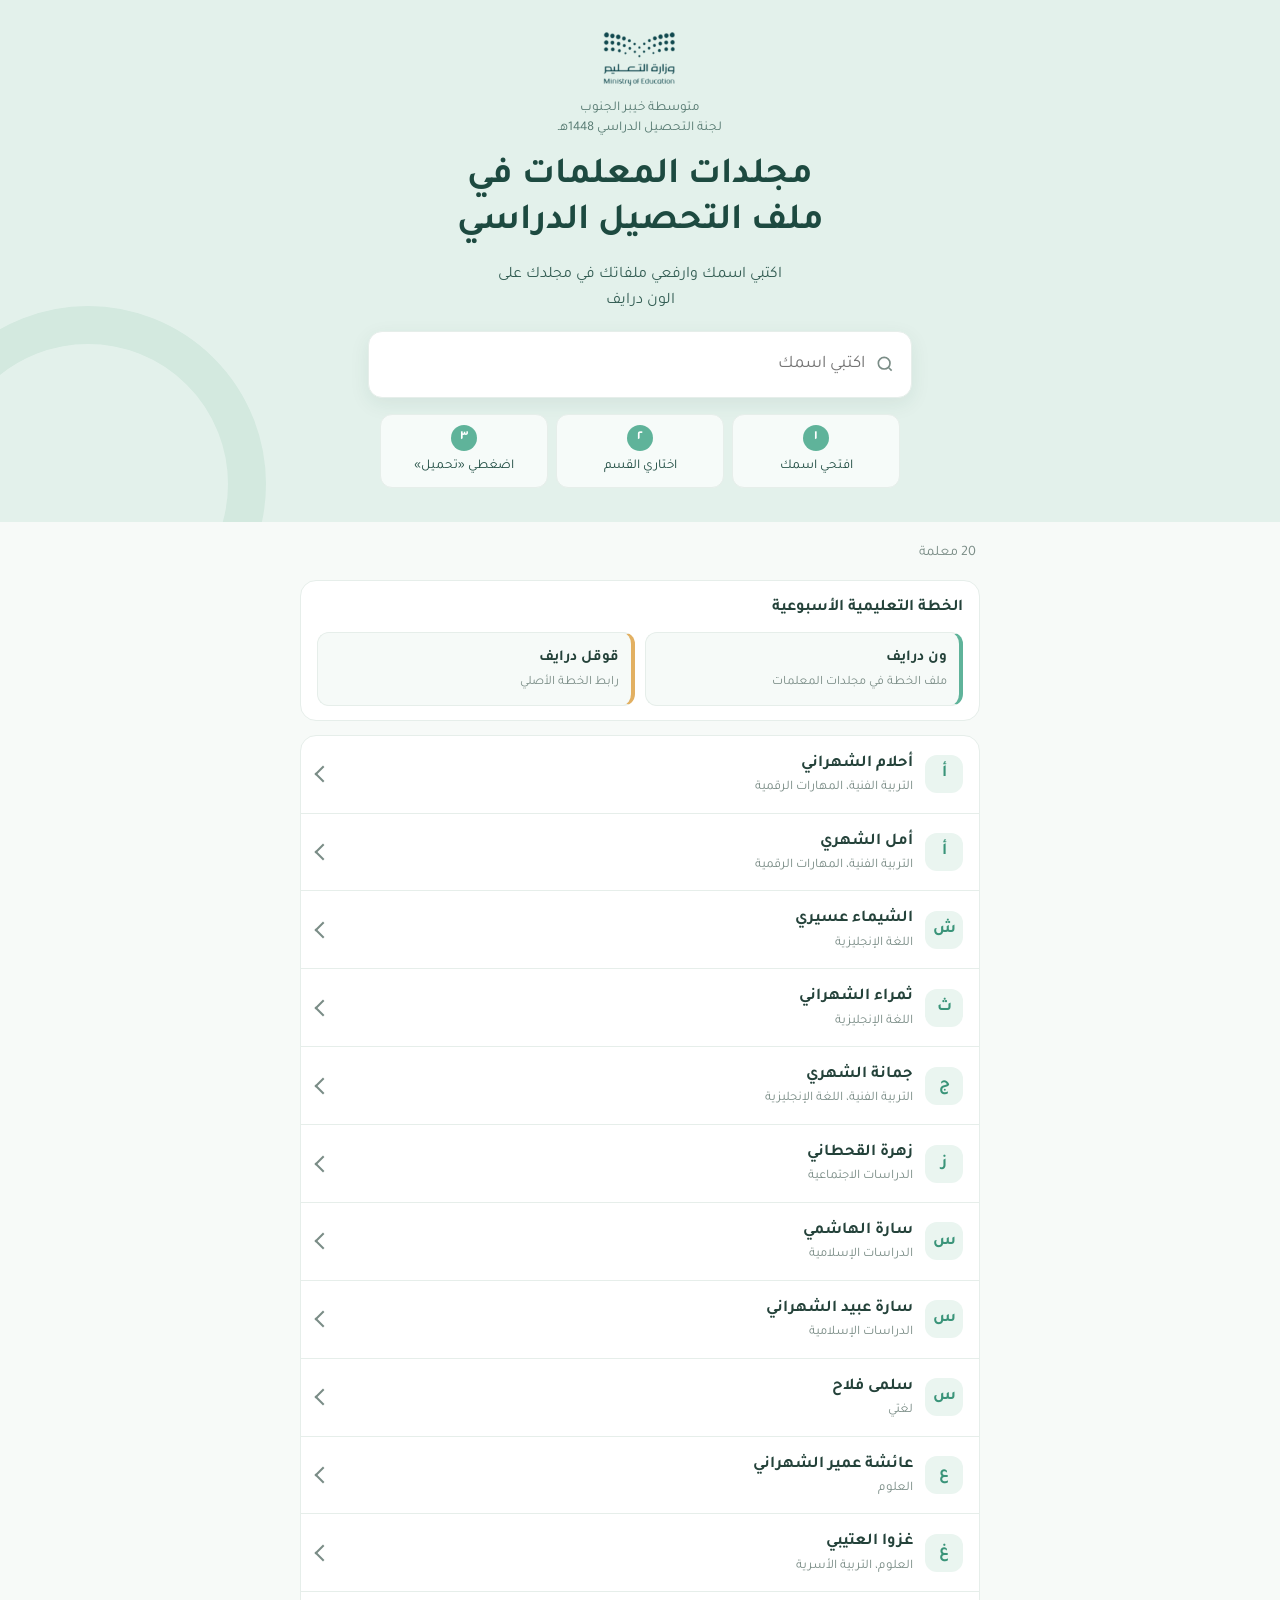
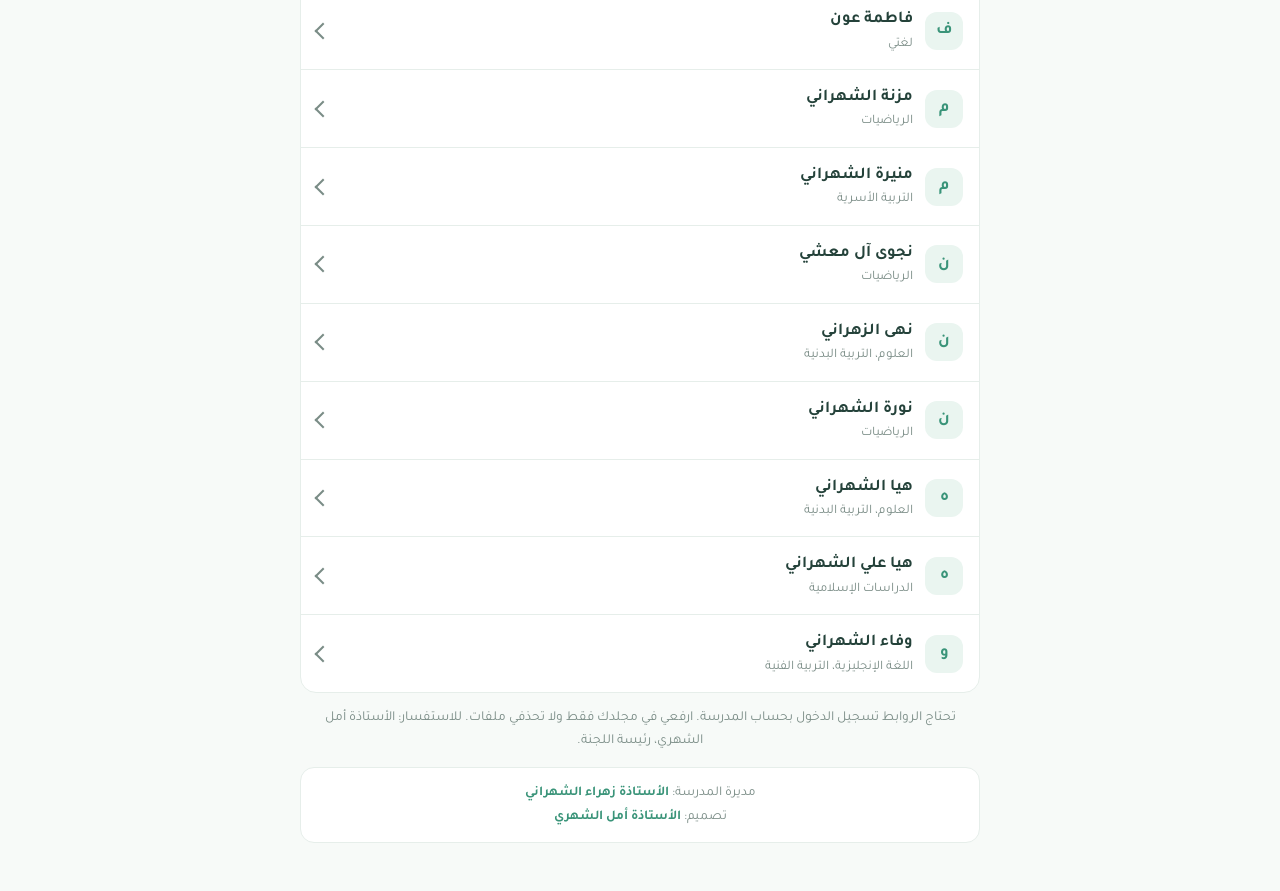
<file: folders.html>
<!doctype html>
<html lang="ar" dir="rtl">
<head>
<meta charset="utf-8">
<meta name="viewport" content="width=device-width, initial-scale=1, viewport-fit=cover">
<meta name="description" content="مجلدات معلمات متوسطة خيبر الجنوب في ملف لجنة التحصيل الدراسي 1448هـ">
<style>:root{padding-top:env(safe-area-inset-top,0px);padding-bottom:env(safe-area-inset-bottom,0px)}body{margin:0}img{max-width:100%}[hidden]{display:none!important}</style>
<title>مجلدات المعلمات في ملف التحصيل الدراسي</title>
<meta name="claude:viewport-fit-sides" content="cover">
<link rel="preconnect" href="https://fonts.googleapis.com"><link rel="preconnect" href="https://fonts.gstatic.com" crossorigin>
<link rel="stylesheet" href="https://fonts.googleapis.com/css2?family=Tajawal:wght@400;500;700;800&display=swap">
<style>
/* Layout: the search field is the hero. A deep-teal header holds one instruction and a large name field; below, a single column roster where each name opens into its six colour-keyed sections. Right-aligned throughout, one column, phone first. */
:root{
  --bg:#f7faf8; --surface:#ffffff; --surface-2:#f6faf8; --ink:#24423a; --muted:#7a8c86; --line:#e6eeea;
  --head:#e3f1eb; --head-2:#d3e9df; --head-ink:#1d4a40; --primary:#3a9479; --primary-soft:#eaf5f0; --gold:#c9a453;
  --k1:#5fb39a; --k3:#7aa7d6; --k4:#a99ad9; --k5:#e2b062; --k6:#e8918a; --k7:#7cc59a;
  --display:"Tajawal",Tahoma,sans-serif; --body:"Tajawal","Segoe UI",Tahoma,sans-serif;
}
@media (prefers-color-scheme: dark){:root:not([data-theme="light"]){--bg:#0f1614;--surface:#16201d;--surface-2:#1b2723;--ink:#e8efec;--muted:#95a59f;--line:#2a3833;--head:#0b2523;--head-2:#0f302d;--head-ink:#e8efec;--primary:#2fa67f;--primary-soft:#18352c;--gold:#d6ad52;--k1:#2fa67f;--k3:#6aa9e6;--k4:#a596ea;--k5:#e2a23f;--k6:#f07b72;--k7:#4cc58a;color-scheme:dark}}
:root[data-theme="dark"]{--bg:#0f1614;--surface:#16201d;--surface-2:#1b2723;--ink:#e8efec;--muted:#95a59f;--line:#2a3833;--head:#0b2523;--head-2:#0f302d;--head-ink:#e8efec;--primary:#2fa67f;--primary-soft:#18352c;--gold:#d6ad52;--k1:#2fa67f;--k3:#6aa9e6;--k4:#a596ea;--k5:#e2a23f;--k6:#f07b72;--k7:#4cc58a;color-scheme:dark}
body{background:var(--bg);color:var(--ink);font-family:var(--body);font-size:16.5px;line-height:1.65;direction:rtl}
.g{padding-left:max(16px,env(safe-area-inset-left,0px));padding-right:max(16px,env(safe-area-inset-right,0px))}
.in{max-width:680px;margin:0 auto}
header{background:var(--head);color:var(--head-ink);padding-block:28px 34px;position:relative;overflow:hidden}
header::after{content:"";position:absolute;inset:auto -60px -120px auto;width:280px;height:280px;border-radius:50%;border:38px solid var(--head-2);pointer-events:none}
header .in{position:relative;z-index:1;display:grid;gap:14px}
.school{font-size:.86rem;color:color-mix(in srgb,var(--head-ink) 72%,transparent);margin:0}
h1{font-family:var(--display);font-weight:700;font-size:clamp(1.75rem,6vw,2.5rem);line-height:1.25;margin:0;text-wrap:balance;max-width:18ch}
.brand{display:flex;align-items:center;gap:14px;padding-bottom:12px;border-bottom:1px solid color-mix(in srgb,var(--head-ink) 15%,transparent)}
.logo{width:96px;height:auto;flex:none}
.logo.dk{display:none}
@media (prefers-color-scheme: dark){:root:not([data-theme="light"]) .logo.lt{display:none}:root:not([data-theme="light"]) .logo.dk{display:block}}
:root[data-theme="dark"] .logo.lt{display:none}:root[data-theme="dark"] .logo.dk{display:block}
.brand .school{line-height:1.5}
.lead{margin:0;font-size:1rem;color:color-mix(in srgb,var(--head-ink) 88%,transparent)}
.credit p{margin:0}
.credit{display:grid;gap:2px;margin:0;font-size:.84rem;color:var(--muted);text-align:center;padding-top:12px;border-top:1px solid var(--line)}
.credit b{color:var(--primary);font-weight:600}
.field{display:flex;align-items:center;gap:10px;background:var(--surface);border-radius:14px;padding:4px 6px 4px 16px;box-shadow:0 6px 20px rgba(29,74,64,.08);border:1px solid var(--line)}
.field svg{flex:none;margin-inline-start:10px;color:var(--muted)}
#q{flex:1;min-width:0;border:0;background:transparent;color:var(--ink);font:inherit;font-size:1.1rem;padding:14px 0}
#q:focus{outline:none}
.field:focus-within{box-shadow:0 0 0 3px var(--k1)}
.how{margin:0;padding:0;list-style:none;display:flex;flex-wrap:wrap;gap:6px 18px;font-size:.88rem;color:color-mix(in srgb,var(--head-ink) 85%,transparent)}
.how li{display:flex;gap:7px;align-items:baseline}
.how b{color:var(--primary);font-family:var(--display)}
main.in{padding-block:20px 48px;display:grid;gap:14px}
.bar{display:flex;flex-wrap:wrap;align-items:center;justify-content:space-between;gap:10px}
.count{font-size:.9rem;color:var(--muted);margin:0}
.plan{font-size:.9rem;font-weight:600;color:var(--primary);text-decoration:none;border-bottom:2px solid currentColor;padding-bottom:1px}
.list{list-style:none;margin:0;padding:0;background:var(--surface);border:1px solid var(--line);border-radius:16px;overflow:hidden}
.row+.row{border-top:1px solid var(--line)}
summary{list-style:none;display:flex;align-items:center;gap:12px;padding:13px 16px;cursor:pointer}
summary::-webkit-details-marker{display:none}
summary:hover{background:var(--surface-2)}
summary:focus-visible{outline:3px solid var(--gold);outline-offset:-3px}
.ini{flex:none;width:38px;height:38px;border-radius:12px;background:var(--primary-soft);color:var(--primary);display:grid;place-items:center;font-family:var(--display);font-weight:700;font-size:1.05rem}
.who{flex:1;min-width:0;display:grid}
.nm{font-weight:700}
.sj{font-size:.82rem;color:var(--muted);white-space:nowrap;overflow:hidden;text-overflow:ellipsis}
.chev{flex:none;width:10px;height:10px;border-inline-start:2px solid var(--muted);border-bottom:2px solid var(--muted);transform:rotate(135deg);transition:transform .2s}
details[open] .chev{transform:rotate(45deg)}
details[open] summary{background:var(--surface-2)}
details[open] .ini{background:var(--k1);color:#fff}
.open{padding:4px 16px 16px;background:var(--surface-2);display:grid;gap:10px}
.hint{margin:0;font-size:.84rem;color:var(--muted)}
.tiles{display:grid;grid-template-columns:repeat(3,minmax(0,1fr));gap:8px}
@media (max-width:540px){.tiles{grid-template-columns:repeat(2,minmax(0,1fr))}}
.tile{display:block;min-height:54px;padding:10px 12px;border-radius:12px;background:var(--surface);border:1px solid var(--line);color:var(--ink);text-decoration:none;font-size:.9rem;font-weight:500;line-height:1.4;position:relative;overflow:hidden}
.tile::before{content:"";position:absolute;inset:0 0 auto 0;height:4px;background:var(--k)}
.tile:hover{border-color:var(--k)}
.tile:focus-visible,.chip:focus-visible,.whole:focus-visible,.plan:focus-visible{outline:3px solid var(--gold);outline-offset:2px}
.k1{--k:var(--k1)}.k3{--k:var(--k3)}.k4{--k:var(--k4)}.k5{--k:var(--k5)}.k6{--k:var(--k6)}.k7{--k:var(--k7)}
.more{display:flex;flex-wrap:wrap;align-items:center;justify-content:space-between;gap:8px}
.pls{display:flex;flex-wrap:wrap;gap:6px}
.chip{font-size:.84rem;text-decoration:none;color:var(--primary);background:var(--primary-soft);padding:5px 12px;border-radius:999px;font-weight:500}
.whole{font-size:.86rem;color:var(--muted);text-decoration:underline;text-underline-offset:3px}
.empty{margin:0;padding:22px;text-align:center;color:var(--muted)}
.note{margin:0;font-size:.86rem;color:var(--muted)}
@media (prefers-reduced-motion:reduce){.chev{transition:none}}

.wk{background:var(--surface);border:1px solid var(--line);border-radius:16px;padding:14px 16px;display:grid;gap:10px}
.wk h2{margin:0;font-family:var(--display);font-size:1.02rem}
.wkb{display:grid;grid-template-columns:repeat(2,minmax(0,1fr));gap:10px}
.wkl{display:grid;gap:2px;text-decoration:none;color:var(--ink);background:var(--surface-2);border:1px solid var(--line);border-radius:12px;padding:12px;border-inline-start:4px solid var(--k1)}
.wkl.gd{border-inline-start-color:var(--k5)}
.wkl b{font-size:.95rem}.wkl span{font-size:.8rem;color:var(--muted)}
.wkl:hover{border-color:var(--k1)}.wkl:focus-visible{outline:3px solid var(--gold);outline-offset:2px}
/* refined layout */
header .in{text-align:center;justify-items:center;gap:16px}
.brand{flex-direction:column;gap:8px;border-bottom:0;padding-bottom:0}
.logo{width:84px}
.school{font-size:.84rem}
h1{max-width:20ch;margin-inline:auto;font-size:clamp(1.6rem,5.6vw,2.3rem)}
.lead{max-width:34ch}
.field{width:100%;max-width:520px}
.how{width:100%;max-width:520px;display:grid;grid-template-columns:repeat(3,1fr);gap:8px}
.how li{flex-direction:column;align-items:center;gap:4px;background:color-mix(in srgb,var(--surface) 70%,transparent);border:1px solid var(--line);border-radius:12px;padding:10px 6px;font-size:.84rem;color:var(--head-ink)}
.how b{width:26px;height:26px;border-radius:50%;background:var(--k1);color:#fff;display:grid;place-items:center;font-size:.85rem}
header::after{inset:auto auto -140px -90px}
.tile{min-height:0;display:flex;align-items:center;justify-content:center;text-align:center;gap:8px;padding:14px 10px 12px;font-weight:500}
.tile::before{inset:0 0 auto 0;height:3px}
.tiles{gap:10px}
summary{padding:14px 16px}
.open{padding:6px 16px 18px;gap:12px}
.hint{font-weight:500}
.more{padding-top:10px;border-top:1px dashed var(--line)}
.credit{background:var(--surface);border:1px solid var(--line);border-radius:14px;padding:14px;border-top:1px solid var(--line)}
.note{text-align:center}
.bar{padding-inline:4px}
</style>
</head>
<body>
<header class="g"><div class="in">
  <div class="brand"><img class="logo lt" src="[data-uri]" alt="وزارة التعليم" width="96" height="70"><img class="logo dk" src="[data-uri]" alt="" width="96" height="70"><p class="school">متوسطة خيبر الجنوب<br>لجنة التحصيل الدراسي 1448هـ</p></div>
  <h1>مجلدات المعلمات في ملف التحصيل الدراسي</h1>
  <p class="lead">اكتبي اسمك وارفعي ملفاتك في مجلدك على الون درايف</p>
  <label class="field" for="q"><svg width="20" height="20" viewBox="0 0 24 24" fill="none" stroke="currentColor" stroke-width="2" aria-hidden="true"><circle cx="11" cy="11" r="7"/><path d="m20 20-3.5-3.5"/></svg><input id="q" type="search" placeholder="اكتبي اسمك" autocomplete="off" aria-label="ابحثي باسمك"></label>
  <ol class="how"><li><b>١</b><span>افتحي اسمك</span></li><li><b>٢</b><span>اختاري القسم</span></li><li><b>٣</b><span>اضغطي «تحميل»</span></li></ol>
</div></header>
<main class="in g">
  <div class="bar"><p class="count" id="count">20 معلمة</p></div>
  <section class="wk" aria-labelledby="wk"><h2 id="wk">الخطة التعليمية الأسبوعية</h2><div class="wkb"><a class="wkl od" href="https://asrgirls-my.sharepoint.com/:f:/g/personal/t97254394_asrg_moe_gov_sa/IgCHM6qvudv8ToUt1XJuSR32ATIX3PEbb56gNyz6Bk6Sua0" target="_blank" rel="noopener"><b>ون درايف</b><span>ملف الخطة في مجلدات المعلمات</span></a><a class="wkl gd" href="https://drive.google.com/drive/folders/1S6ZAJLXydhUmw6MNaE1AwOh_o4mHlIp-" target="_blank" rel="noopener"><b>قوقل درايف</b><span>رابط الخطة الأصلي</span></a></div></section>
  <ul class="list" id="list">
    <li class="row" data-name="أحلام الشهراني">
      <details>
        <summary><span class="ini" aria-hidden="true">أ</span><span class="who"><span class="nm">أحلام الشهراني</span><span class="sj">التربية الفنية، المهارات الرقمية</span></span><span class="chev" aria-hidden="true"></span></summary>
        <div class="open">
          <p class="hint">اختاري القسم الذي سترفعين فيه:</p>
          <div class="tiles"><a class="tile k1" href="https://asrgirls-my.sharepoint.com/:f:/g/personal/t97254394_asrg_moe_gov_sa/IgAzzxELLiGgTr96VC_U5RRZAco29Rf5DDGZYNXNc8SJBeQ" target="_blank" rel="noopener">الخطط العلاجية والإثرائية</a><a class="tile k3" href="https://asrgirls-my.sharepoint.com/:f:/g/personal/t97254394_asrg_moe_gov_sa/IgCHIMB-PGeaS5zNqBR1yYSpAcNL4ozvXc3sUbCP8jC-1z8" target="_blank" rel="noopener">الخطط الأسبوعية</a><a class="tile k4" href="https://asrgirls-my.sharepoint.com/:f:/g/personal/t97254394_asrg_moe_gov_sa/IgCUti_i3iJNS4W5UjCcXJJQAbj1I-3D-TiRhLyw7_a2m14" target="_blank" rel="noopener">الخطط الفصلية</a><a class="tile k5" href="https://asrgirls-my.sharepoint.com/:f:/g/personal/t97254394_asrg_moe_gov_sa/IgBtU1uMrNslS5ZUCOqQ5zQCAYPWBizQOXBIvRCFUwfkFuY" target="_blank" rel="noopener">تحليل نتائج الفترة</a><a class="tile k6" href="https://asrgirls-my.sharepoint.com/:f:/g/personal/t97254394_asrg_moe_gov_sa/IgCl_VbeVkYdRr9v6V4kUl51AczordEgCV-EntZoQK6oAZQ" target="_blank" rel="noopener">تحليل التشخيصي</a><a class="tile k7" href="https://asrgirls-my.sharepoint.com/:f:/g/personal/t97254394_asrg_moe_gov_sa/IgB4RhiR7l0vSp-kHjAf43ODAb_WZlckCZX_HJH-e9QckEk" target="_blank" rel="noopener">أنماط التعلم</a></div>
          <div class="more"><span class="pls"><a class="chip" href="https://asrgirls-my.sharepoint.com/:f:/g/personal/t97254394_asrg_moe_gov_sa/IgAhRPbme8eNTo3690blZun6AcxUJuAneXlhOQvUoKurZS8" target="_blank" rel="noopener">خطة الفنية</a><a class="chip" href="https://asrgirls-my.sharepoint.com/:f:/g/personal/t97254394_asrg_moe_gov_sa/IgBea8TK_gHIRoDZmDCUufHQAUyQpiwKWRMdxkjfhMDfCps" target="_blank" rel="noopener">خطة الرقمية</a></span><a class="whole" href="https://asrgirls-my.sharepoint.com/:f:/g/personal/t97254394_asrg_moe_gov_sa/IgDOZwtVY2W9T5bhxW_mtuiJAVt8uQMvA7NQ7ofYn6SwiiI" target="_blank" rel="noopener">فتح المجلد كاملاً</a></div>
        </div>
      </details>
    </li>
    <li class="row" data-name="أمل الشهري">
      <details>
        <summary><span class="ini" aria-hidden="true">أ</span><span class="who"><span class="nm">أمل الشهري</span><span class="sj">التربية الفنية، المهارات الرقمية</span></span><span class="chev" aria-hidden="true"></span></summary>
        <div class="open">
          <p class="hint">اختاري القسم الذي سترفعين فيه:</p>
          <div class="tiles"><a class="tile k1" href="https://asrgirls-my.sharepoint.com/:f:/g/personal/t97254394_asrg_moe_gov_sa/IgBvz4mYJ6dFRqcEGvbGd98nATbHQ-jxLKOMtRVZhE71c5c" target="_blank" rel="noopener">الخطط العلاجية والإثرائية</a><a class="tile k3" href="https://asrgirls-my.sharepoint.com/:f:/g/personal/t97254394_asrg_moe_gov_sa/IgA0R88X_m4gRIvKdXq_emNDAaQC6Y5SpBX_suo3TBU_bwc" target="_blank" rel="noopener">الخطط الأسبوعية</a><a class="tile k4" href="https://asrgirls-my.sharepoint.com/:f:/g/personal/t97254394_asrg_moe_gov_sa/IgAtGcU5PEvjRbIzd15GvJEUAUWF0yJR4bvCs7LBBpQ81-c" target="_blank" rel="noopener">الخطط الفصلية</a><a class="tile k5" href="https://asrgirls-my.sharepoint.com/:f:/g/personal/t97254394_asrg_moe_gov_sa/IgAV-uOVHABSRZwTwlkBMpTFASP1y5sMuM0hTg4AyQojERo" target="_blank" rel="noopener">تحليل نتائج الفترة</a><a class="tile k6" href="https://asrgirls-my.sharepoint.com/:f:/g/personal/t97254394_asrg_moe_gov_sa/IgAnuHavUZRWS618pgS9FMeeAW7zff5viiJRTv_XWXWG46U" target="_blank" rel="noopener">تحليل التشخيصي</a><a class="tile k7" href="https://asrgirls-my.sharepoint.com/:f:/g/personal/t97254394_asrg_moe_gov_sa/IgD_QsOrAHFSQJ7YrD4_mfEpAfXTzxRf68HP6b_KejiRgPc" target="_blank" rel="noopener">أنماط التعلم</a></div>
          <div class="more"><span class="pls"><a class="chip" href="https://asrgirls-my.sharepoint.com/:f:/g/personal/t97254394_asrg_moe_gov_sa/IgAhRPbme8eNTo3690blZun6AcxUJuAneXlhOQvUoKurZS8" target="_blank" rel="noopener">خطة الفنية</a><a class="chip" href="https://asrgirls-my.sharepoint.com/:f:/g/personal/t97254394_asrg_moe_gov_sa/IgBea8TK_gHIRoDZmDCUufHQAUyQpiwKWRMdxkjfhMDfCps" target="_blank" rel="noopener">خطة الرقمية</a></span><a class="whole" href="https://asrgirls-my.sharepoint.com/:f:/g/personal/t97254394_asrg_moe_gov_sa/IgD3hiiVbI1fT7dDblDs56jYAddG7X99nrBTuwWdL3Ka01A" target="_blank" rel="noopener">فتح المجلد كاملاً</a></div>
        </div>
      </details>
    </li>
    <li class="row" data-name="الشيماء عسيري">
      <details>
        <summary><span class="ini" aria-hidden="true">ش</span><span class="who"><span class="nm">الشيماء عسيري</span><span class="sj">اللغة الإنجليزية</span></span><span class="chev" aria-hidden="true"></span></summary>
        <div class="open">
          <p class="hint">اختاري القسم الذي سترفعين فيه:</p>
          <div class="tiles"><a class="tile k1" href="https://asrgirls-my.sharepoint.com/:f:/g/personal/t97254394_asrg_moe_gov_sa/IgAb74Nvz4NUSopVnOviCMXuAf-tbBaUiaoiUbxLio3EZB8" target="_blank" rel="noopener">الخطط العلاجية والإثرائية</a><a class="tile k3" href="https://asrgirls-my.sharepoint.com/:f:/g/personal/t97254394_asrg_moe_gov_sa/IgC2mOQ3VbjyQbYm-YMaNdn3AWH4l45yoszQkabf4mIPKUY" target="_blank" rel="noopener">الخطط الأسبوعية</a><a class="tile k4" href="https://asrgirls-my.sharepoint.com/:f:/g/personal/t97254394_asrg_moe_gov_sa/IgDcufN2bcWgQoid9dK20en6AaV_g1kkAgxXPAynvc2AOGg" target="_blank" rel="noopener">الخطط الفصلية</a><a class="tile k5" href="https://asrgirls-my.sharepoint.com/:f:/g/personal/t97254394_asrg_moe_gov_sa/IgBbBnV0E9msS6vSgniJ27P8AUpdCBrhQ-yYzVUFfH7arHs" target="_blank" rel="noopener">تحليل نتائج الفترة</a><a class="tile k6" href="https://asrgirls-my.sharepoint.com/:f:/g/personal/t97254394_asrg_moe_gov_sa/IgDh-E9ROWQQT5H_Yk5Bv2EGAf_674EbkGacuVWiLxpTLQ4" target="_blank" rel="noopener">تحليل التشخيصي</a><a class="tile k7" href="https://asrgirls-my.sharepoint.com/:f:/g/personal/t97254394_asrg_moe_gov_sa/IgB_2u9C8DVGT5E10jk9DP20AcGuaWUNrTh0ATD0-K1palI" target="_blank" rel="noopener">أنماط التعلم</a></div>
          <div class="more"><span class="pls"><a class="chip" href="https://asrgirls-my.sharepoint.com/:f:/g/personal/t97254394_asrg_moe_gov_sa/IgDNGRHnbCNOSqcXVZHkc1uiASnzomTW_ev5Zch0C9-zzFE" target="_blank" rel="noopener">خطة الإنجليزية</a></span><a class="whole" href="https://asrgirls-my.sharepoint.com/:f:/g/personal/t97254394_asrg_moe_gov_sa/IgByfoL3H93yT7mUam7l-dwJAWQ0aturBQWXrT2Mhe5Z-G8" target="_blank" rel="noopener">فتح المجلد كاملاً</a></div>
        </div>
      </details>
    </li>
    <li class="row" data-name="ثمراء الشهراني">
      <details>
        <summary><span class="ini" aria-hidden="true">ث</span><span class="who"><span class="nm">ثمراء الشهراني</span><span class="sj">اللغة الإنجليزية</span></span><span class="chev" aria-hidden="true"></span></summary>
        <div class="open">
          <p class="hint">اختاري القسم الذي سترفعين فيه:</p>
          <div class="tiles"><a class="tile k1" href="https://asrgirls-my.sharepoint.com/:f:/g/personal/t97254394_asrg_moe_gov_sa/IgDUylEbqN_qSYHvw9FXSV1XATjpCDYrVC5ZAi2PC-dLHyE" target="_blank" rel="noopener">الخطط العلاجية والإثرائية</a><a class="tile k3" href="https://asrgirls-my.sharepoint.com/:f:/g/personal/t97254394_asrg_moe_gov_sa/IgD4Wqer6h3KRKsn9YgVNm80AQRn_0tQuZpVqTmlJdPCumU" target="_blank" rel="noopener">الخطط الأسبوعية</a><a class="tile k4" href="https://asrgirls-my.sharepoint.com/:f:/g/personal/t97254394_asrg_moe_gov_sa/IgBZMn23npX2Qr5PKwC-oal0AaKGlO_MmGwVD9PE-eiGoXE" target="_blank" rel="noopener">الخطط الفصلية</a><a class="tile k5" href="https://asrgirls-my.sharepoint.com/:f:/g/personal/t97254394_asrg_moe_gov_sa/IgCzQeF68IzBR78fPNqNyOcFAeA8salczjsxqItiZYG2z7w" target="_blank" rel="noopener">تحليل نتائج الفترة</a><a class="tile k6" href="https://asrgirls-my.sharepoint.com/:f:/g/personal/t97254394_asrg_moe_gov_sa/IgAOJ7HNDFx-RKdRu7URj5MCAYU1UOH3kwhd16UqKOgA6vM" target="_blank" rel="noopener">تحليل التشخيصي</a><a class="tile k7" href="https://asrgirls-my.sharepoint.com/:f:/g/personal/t97254394_asrg_moe_gov_sa/IgC86hq5NntHQ4ac9mOhqnRpAXf7XID27EYZxlrTUk0718A" target="_blank" rel="noopener">أنماط التعلم</a></div>
          <div class="more"><span class="pls"><a class="chip" href="https://asrgirls-my.sharepoint.com/:f:/g/personal/t97254394_asrg_moe_gov_sa/IgDNGRHnbCNOSqcXVZHkc1uiASnzomTW_ev5Zch0C9-zzFE" target="_blank" rel="noopener">خطة الإنجليزية</a></span><a class="whole" href="https://asrgirls-my.sharepoint.com/:f:/g/personal/t97254394_asrg_moe_gov_sa/IgAuMGgsg3SER52gijiA9anlAVL0NHR-BmajYCkzrcn7Bdo" target="_blank" rel="noopener">فتح المجلد كاملاً</a></div>
        </div>
      </details>
    </li>
    <li class="row" data-name="جمانة الشهري">
      <details>
        <summary><span class="ini" aria-hidden="true">ج</span><span class="who"><span class="nm">جمانة الشهري</span><span class="sj">التربية الفنية، اللغة الإنجليزية</span></span><span class="chev" aria-hidden="true"></span></summary>
        <div class="open">
          <p class="hint">اختاري القسم الذي سترفعين فيه:</p>
          <div class="tiles"><a class="tile k1" href="https://asrgirls-my.sharepoint.com/:f:/g/personal/t97254394_asrg_moe_gov_sa/IgCi1NLRD-ioQaw2jVw23Kc4AdHouLGOX0B4dv9dYcc1n_k" target="_blank" rel="noopener">الخطط العلاجية والإثرائية</a><a class="tile k3" href="https://asrgirls-my.sharepoint.com/:f:/g/personal/t97254394_asrg_moe_gov_sa/IgC3E6cT8y7AT6EmFxnz5y0vAW5dijuaVc7IwSSLQuiHCh0" target="_blank" rel="noopener">الخطط الأسبوعية</a><a class="tile k4" href="https://asrgirls-my.sharepoint.com/:f:/g/personal/t97254394_asrg_moe_gov_sa/IgBP_UDmkJiuQIer6UBcHUY5AWbCzzL1dceBNp1qVmINE6E" target="_blank" rel="noopener">الخطط الفصلية</a><a class="tile k5" href="https://asrgirls-my.sharepoint.com/:f:/g/personal/t97254394_asrg_moe_gov_sa/IgCMtxDJaiJjQ6NypgXqnrfmAaw10GIo4ZrByfHJVsBzO5A" target="_blank" rel="noopener">تحليل نتائج الفترة</a><a class="tile k6" href="https://asrgirls-my.sharepoint.com/:f:/g/personal/t97254394_asrg_moe_gov_sa/IgBcYIFOfGc-QILBR167grrlAVORtxnD60oyptFHmudSsso" target="_blank" rel="noopener">تحليل التشخيصي</a><a class="tile k7" href="https://asrgirls-my.sharepoint.com/:f:/g/personal/t97254394_asrg_moe_gov_sa/IgCAtS5MhcgyQoYtZpyoWwNXAdPicaOCQt5UC-7EmuwCvpg" target="_blank" rel="noopener">أنماط التعلم</a></div>
          <div class="more"><span class="pls"><a class="chip" href="https://asrgirls-my.sharepoint.com/:f:/g/personal/t97254394_asrg_moe_gov_sa/IgAhRPbme8eNTo3690blZun6AcxUJuAneXlhOQvUoKurZS8" target="_blank" rel="noopener">خطة الفنية</a><a class="chip" href="https://asrgirls-my.sharepoint.com/:f:/g/personal/t97254394_asrg_moe_gov_sa/IgDNGRHnbCNOSqcXVZHkc1uiASnzomTW_ev5Zch0C9-zzFE" target="_blank" rel="noopener">خطة الإنجليزية</a></span><a class="whole" href="https://asrgirls-my.sharepoint.com/:f:/g/personal/t97254394_asrg_moe_gov_sa/IgDo0CSWiRmITrk9aznVnd3JAdjtQX4taW3umMsJsfe-eX8" target="_blank" rel="noopener">فتح المجلد كاملاً</a></div>
        </div>
      </details>
    </li>
    <li class="row" data-name="زهرة القحطاني">
      <details>
        <summary><span class="ini" aria-hidden="true">ز</span><span class="who"><span class="nm">زهرة القحطاني</span><span class="sj">الدراسات الاجتماعية</span></span><span class="chev" aria-hidden="true"></span></summary>
        <div class="open">
          <p class="hint">اختاري القسم الذي سترفعين فيه:</p>
          <div class="tiles"><a class="tile k1" href="https://asrgirls-my.sharepoint.com/:f:/g/personal/t97254394_asrg_moe_gov_sa/IgDOCKavqdYnTYjqH1_Rw0SmAdeZusJdloPSPm7wqqQq3Pk" target="_blank" rel="noopener">الخطط العلاجية والإثرائية</a><a class="tile k3" href="https://asrgirls-my.sharepoint.com/:f:/g/personal/t97254394_asrg_moe_gov_sa/IgBOM8FyWhQhSbdDrfUr7SO0Abb6fwMoSpp4L33hyNtzusE" target="_blank" rel="noopener">الخطط الأسبوعية</a><a class="tile k4" href="https://asrgirls-my.sharepoint.com/:f:/g/personal/t97254394_asrg_moe_gov_sa/IgDtFK-7oZZNQqZCfKwlErHBAR6YduO1xlxwjKZ6OYyBGn8" target="_blank" rel="noopener">الخطط الفصلية</a><a class="tile k5" href="https://asrgirls-my.sharepoint.com/:f:/g/personal/t97254394_asrg_moe_gov_sa/IgDbPpJTYOwvRYRP6RzPVYZrAdKoyW7N1jIuuUXrdrXJ-3M" target="_blank" rel="noopener">تحليل نتائج الفترة</a><a class="tile k6" href="https://asrgirls-my.sharepoint.com/:f:/g/personal/t97254394_asrg_moe_gov_sa/IgCbJ_g2BWbOQowa_RqMubs-AcqxBVX4XujPMIxz_7VsLHQ" target="_blank" rel="noopener">تحليل التشخيصي</a><a class="tile k7" href="https://asrgirls-my.sharepoint.com/:f:/g/personal/t97254394_asrg_moe_gov_sa/IgAuLjKa3BHbRpMC-OloyFNJAdGXs_rtHM20mb8fJQieM3E" target="_blank" rel="noopener">أنماط التعلم</a></div>
          <div class="more"><span class="pls"><a class="chip" href="https://asrgirls-my.sharepoint.com/:f:/g/personal/t97254394_asrg_moe_gov_sa/IgCWgXNmn_7hR4oB-XALV5G6AUqgH9Ahqj0Jl3e8S79WL6I" target="_blank" rel="noopener">خطة الاجتماعية</a></span><a class="whole" href="https://asrgirls-my.sharepoint.com/:f:/g/personal/t97254394_asrg_moe_gov_sa/IgDjL_RQRJgGSJRuMOqHkfpeAbl2zdkLUqRvz3jHrrV7UAI" target="_blank" rel="noopener">فتح المجلد كاملاً</a></div>
        </div>
      </details>
    </li>
    <li class="row" data-name="سارة الهاشمي">
      <details>
        <summary><span class="ini" aria-hidden="true">س</span><span class="who"><span class="nm">سارة الهاشمي</span><span class="sj">الدراسات الإسلامية</span></span><span class="chev" aria-hidden="true"></span></summary>
        <div class="open">
          <p class="hint">اختاري القسم الذي سترفعين فيه:</p>
          <div class="tiles"><a class="tile k1" href="https://asrgirls-my.sharepoint.com/:f:/g/personal/t97254394_asrg_moe_gov_sa/IgAJt5vR3qFvTbu7v2t-GH61AeLhh0W7O3idZi3VlXu3NU4" target="_blank" rel="noopener">الخطط العلاجية والإثرائية</a><a class="tile k3" href="https://asrgirls-my.sharepoint.com/:f:/g/personal/t97254394_asrg_moe_gov_sa/IgBM96RLcxIrQKcxbOiCQiWqAdODivpUPGEyMwjroUcDAyQ" target="_blank" rel="noopener">الخطط الأسبوعية</a><a class="tile k4" href="https://asrgirls-my.sharepoint.com/:f:/g/personal/t97254394_asrg_moe_gov_sa/IgCsV400L-mbRa3LKh6Mjn7TAfxbr2QPj6_ahLVgN72EZW0" target="_blank" rel="noopener">الخطط الفصلية</a><a class="tile k5" href="https://asrgirls-my.sharepoint.com/:f:/g/personal/t97254394_asrg_moe_gov_sa/IgArV8DQea4JTJD85Gkm3mtQAb-LUweDA6o7bdVe0gKSa9k" target="_blank" rel="noopener">تحليل نتائج الفترة</a><a class="tile k6" href="https://asrgirls-my.sharepoint.com/:f:/g/personal/t97254394_asrg_moe_gov_sa/IgA-AWMr-UJIT6nLKDyQ4YRxASHFr3bn5FVg0N7EmvSjkl4" target="_blank" rel="noopener">تحليل التشخيصي</a><a class="tile k7" href="https://asrgirls-my.sharepoint.com/:f:/g/personal/t97254394_asrg_moe_gov_sa/IgAQmnrdzLUaS60vVDmwVUzQAQnKGG_-DbodmzK5JsXT1Zg" target="_blank" rel="noopener">أنماط التعلم</a></div>
          <div class="more"><span class="pls"><a class="chip" href="https://asrgirls-my.sharepoint.com/:f:/g/personal/t97254394_asrg_moe_gov_sa/IgAGlBbr-MR7T4f2SY9td6adAaxxewQS4a3otsCqjY-fYq8" target="_blank" rel="noopener">خطة الإسلامية</a></span><a class="whole" href="https://asrgirls-my.sharepoint.com/:f:/g/personal/t97254394_asrg_moe_gov_sa/IgDDzezRz0aeTK4SJOclfoNZAbeTr-NMIQqle8W5fzyxPiw" target="_blank" rel="noopener">فتح المجلد كاملاً</a></div>
        </div>
      </details>
    </li>
    <li class="row" data-name="سارة عبيد الشهراني">
      <details>
        <summary><span class="ini" aria-hidden="true">س</span><span class="who"><span class="nm">سارة عبيد الشهراني</span><span class="sj">الدراسات الإسلامية</span></span><span class="chev" aria-hidden="true"></span></summary>
        <div class="open">
          <p class="hint">اختاري القسم الذي سترفعين فيه:</p>
          <div class="tiles"><a class="tile k1" href="https://asrgirls-my.sharepoint.com/:f:/g/personal/t97254394_asrg_moe_gov_sa/IgAj73QGF8--Q6wVdIWffT8SAaGBUmquCguvXukYLYjM3SM" target="_blank" rel="noopener">الخطط العلاجية والإثرائية</a><a class="tile k3" href="https://asrgirls-my.sharepoint.com/:f:/g/personal/t97254394_asrg_moe_gov_sa/IgCRXrU15pE8S5SVJHVJ8H2_ATTnjUicBoAWEx9_vRHmFTI" target="_blank" rel="noopener">الخطط الأسبوعية</a><a class="tile k4" href="https://asrgirls-my.sharepoint.com/:f:/g/personal/t97254394_asrg_moe_gov_sa/IgAc9TtAHlwKQb-AmM8pTaLnAals_yLEJuHTP5UUi5EzyHQ" target="_blank" rel="noopener">الخطط الفصلية</a><a class="tile k5" href="https://asrgirls-my.sharepoint.com/:f:/g/personal/t97254394_asrg_moe_gov_sa/IgA4mLA5xhGxSLB4L5OCO3COAQqfN-0VD34lLy0LU3lI-sw" target="_blank" rel="noopener">تحليل نتائج الفترة</a><a class="tile k6" href="https://asrgirls-my.sharepoint.com/:f:/g/personal/t97254394_asrg_moe_gov_sa/IgA3ExK7YUtEQojSFRs0F_CmAdPvpPNl0kJzZimv9Ua0_00" target="_blank" rel="noopener">تحليل التشخيصي</a><a class="tile k7" href="https://asrgirls-my.sharepoint.com/:f:/g/personal/t97254394_asrg_moe_gov_sa/IgA2d2MCwn06TYxLp_226LkqAc89a0fzJdAbsL1vVi381c4" target="_blank" rel="noopener">أنماط التعلم</a></div>
          <div class="more"><span class="pls"><a class="chip" href="https://asrgirls-my.sharepoint.com/:f:/g/personal/t97254394_asrg_moe_gov_sa/IgAGlBbr-MR7T4f2SY9td6adAaxxewQS4a3otsCqjY-fYq8" target="_blank" rel="noopener">خطة الإسلامية</a></span><a class="whole" href="https://asrgirls-my.sharepoint.com/:f:/g/personal/t97254394_asrg_moe_gov_sa/IgDheHlz8bKfQYq2hqbCR7apAeuL3RdsIXSsiAlOdE9gyK0" target="_blank" rel="noopener">فتح المجلد كاملاً</a></div>
        </div>
      </details>
    </li>
    <li class="row" data-name="سلمى فلاح">
      <details>
        <summary><span class="ini" aria-hidden="true">س</span><span class="who"><span class="nm">سلمى فلاح</span><span class="sj">لغتي</span></span><span class="chev" aria-hidden="true"></span></summary>
        <div class="open">
          <p class="hint">اختاري القسم الذي سترفعين فيه:</p>
          <div class="tiles"><a class="tile k1" href="https://asrgirls-my.sharepoint.com/:f:/g/personal/t97254394_asrg_moe_gov_sa/IgBJASKkTVYWSa73Z56wkaX2AcQkzXeLgtt-xYDwq2VHY3s" target="_blank" rel="noopener">الخطط العلاجية والإثرائية</a><a class="tile k3" href="https://asrgirls-my.sharepoint.com/:f:/g/personal/t97254394_asrg_moe_gov_sa/IgBqVqT_VeIXR52HaBWz7F97AYU7HXZusafS4uGmKujfL0U" target="_blank" rel="noopener">الخطط الأسبوعية</a><a class="tile k4" href="https://asrgirls-my.sharepoint.com/:f:/g/personal/t97254394_asrg_moe_gov_sa/IgC1fC46UAjER6wX2kGkKQkuASnLXP3ss4P0_olxt4kbMg8" target="_blank" rel="noopener">الخطط الفصلية</a><a class="tile k5" href="https://asrgirls-my.sharepoint.com/:f:/g/personal/t97254394_asrg_moe_gov_sa/IgAINgNGpSj2SJNvHOFmJ5O5AURUVGFFOh_eSLkTW7g4xKk" target="_blank" rel="noopener">تحليل نتائج الفترة</a><a class="tile k6" href="https://asrgirls-my.sharepoint.com/:f:/g/personal/t97254394_asrg_moe_gov_sa/IgD6Kw1N3619Rrgrn_Nal7gDAWPq4oUrLGJq_66E9eFENKM" target="_blank" rel="noopener">تحليل التشخيصي</a><a class="tile k7" href="https://asrgirls-my.sharepoint.com/:f:/g/personal/t97254394_asrg_moe_gov_sa/IgAtNsP3BE3PRJRGHtxE_E5cAZd99rmphK-ilgycnMq2EDY" target="_blank" rel="noopener">أنماط التعلم</a></div>
          <div class="more"><span class="pls"><a class="chip" href="https://asrgirls-my.sharepoint.com/:f:/g/personal/t97254394_asrg_moe_gov_sa/IgAXOib9rxQTQ5bYjxRMhm6pAaiJLKcRAXBIdfrA3kUGARs" target="_blank" rel="noopener">خطة لغتي</a></span><a class="whole" href="https://asrgirls-my.sharepoint.com/:f:/g/personal/t97254394_asrg_moe_gov_sa/IgDZv0ZtasrtRphRTESuUizgAeGiH-MZaYA2SRjr0E9uo8Y" target="_blank" rel="noopener">فتح المجلد كاملاً</a></div>
        </div>
      </details>
    </li>
    <li class="row" data-name="عائشة عمير الشهراني">
      <details>
        <summary><span class="ini" aria-hidden="true">ع</span><span class="who"><span class="nm">عائشة عمير الشهراني</span><span class="sj">العلوم</span></span><span class="chev" aria-hidden="true"></span></summary>
        <div class="open">
          <p class="hint">اختاري القسم الذي سترفعين فيه:</p>
          <div class="tiles"><a class="tile k1" href="https://asrgirls-my.sharepoint.com/:f:/g/personal/t97254394_asrg_moe_gov_sa/IgBYmA-91B-cToboenP0JdaFAb8pI09bne3PmNZmIt0Cnjw" target="_blank" rel="noopener">الخطط العلاجية والإثرائية</a><a class="tile k3" href="https://asrgirls-my.sharepoint.com/:f:/g/personal/t97254394_asrg_moe_gov_sa/IgA-j_F0CAcxQqKTqL82tmRoAfKxjFYpdD8hmIztwi4DUyo" target="_blank" rel="noopener">الخطط الأسبوعية</a><a class="tile k4" href="https://asrgirls-my.sharepoint.com/:f:/g/personal/t97254394_asrg_moe_gov_sa/IgBfyhhSPBvTRrKDI7ZLq9_hATtrcYfq-Hc2KLgWQFh8_-c" target="_blank" rel="noopener">الخطط الفصلية</a><a class="tile k5" href="https://asrgirls-my.sharepoint.com/:f:/g/personal/t97254394_asrg_moe_gov_sa/IgAJU94V_1VfTppVUP-qg6wTATkRIlajda9cVp7uwlKpiu0" target="_blank" rel="noopener">تحليل نتائج الفترة</a><a class="tile k6" href="https://asrgirls-my.sharepoint.com/:f:/g/personal/t97254394_asrg_moe_gov_sa/IgAqwNxik0JOQaN8g2eGt7fcAba816Ny6vDgI3QfOTyQFSY" target="_blank" rel="noopener">تحليل التشخيصي</a><a class="tile k7" href="https://asrgirls-my.sharepoint.com/:f:/g/personal/t97254394_asrg_moe_gov_sa/IgANAqKUFUALSrCrgWqFQhP6AR95p3rSpSZ4Fc3ieNiIgMA" target="_blank" rel="noopener">أنماط التعلم</a></div>
          <div class="more"><span class="pls"><a class="chip" href="https://asrgirls-my.sharepoint.com/:f:/g/personal/t97254394_asrg_moe_gov_sa/IgDVgkMHJ7EKRbUh2eUfsCBgAUFLJJi6HrJHpgKDt1EjKzg" target="_blank" rel="noopener">خطة العلوم</a></span><a class="whole" href="https://asrgirls-my.sharepoint.com/:f:/g/personal/t97254394_asrg_moe_gov_sa/IgBxwK_He3VnSZSW6mYQl7wRAeDMg-Ch6QAKWuKcs44rFYU" target="_blank" rel="noopener">فتح المجلد كاملاً</a></div>
        </div>
      </details>
    </li>
    <li class="row" data-name="غزوا العتيبي">
      <details>
        <summary><span class="ini" aria-hidden="true">غ</span><span class="who"><span class="nm">غزوا العتيبي</span><span class="sj">العلوم، التربية الأسرية</span></span><span class="chev" aria-hidden="true"></span></summary>
        <div class="open">
          <p class="hint">اختاري القسم الذي سترفعين فيه:</p>
          <div class="tiles"><a class="tile k1" href="https://asrgirls-my.sharepoint.com/:f:/g/personal/t97254394_asrg_moe_gov_sa/IgBjPTDLDf2fRoPi7zHvUJclAQ5hoidmP1fhkHMdxGch7cw" target="_blank" rel="noopener">الخطط العلاجية والإثرائية</a><a class="tile k3" href="https://asrgirls-my.sharepoint.com/:f:/g/personal/t97254394_asrg_moe_gov_sa/IgBpRtDJYkRVQKOZK9j5H_sJAYobJ4SSGjbofHrdoLMwWbE" target="_blank" rel="noopener">الخطط الأسبوعية</a><a class="tile k4" href="https://asrgirls-my.sharepoint.com/:f:/g/personal/t97254394_asrg_moe_gov_sa/IgC53gXPbFJjT73YBMSf9yI3AevFbYKv2Unif9-_yOKEKXc" target="_blank" rel="noopener">الخطط الفصلية</a><a class="tile k5" href="https://asrgirls-my.sharepoint.com/:f:/g/personal/t97254394_asrg_moe_gov_sa/IgD4EJJcshJJTaSsG-nAFxWcAZxPuq3XIdB_szFQfGSGxJk" target="_blank" rel="noopener">تحليل نتائج الفترة</a><a class="tile k6" href="https://asrgirls-my.sharepoint.com/:f:/g/personal/t97254394_asrg_moe_gov_sa/IgAHU5-lJHqMT62GCXSkaumuAaPAos-IgsFVRdGBtNZ6L08" target="_blank" rel="noopener">تحليل التشخيصي</a><a class="tile k7" href="https://asrgirls-my.sharepoint.com/:f:/g/personal/t97254394_asrg_moe_gov_sa/IgCx_if9iyKsQJoDB36d78fpAd22J5REswaWtC3FtxJPPZ8" target="_blank" rel="noopener">أنماط التعلم</a></div>
          <div class="more"><span class="pls"><a class="chip" href="https://asrgirls-my.sharepoint.com/:f:/g/personal/t97254394_asrg_moe_gov_sa/IgDVgkMHJ7EKRbUh2eUfsCBgAUFLJJi6HrJHpgKDt1EjKzg" target="_blank" rel="noopener">خطة العلوم</a><a class="chip" href="https://asrgirls-my.sharepoint.com/:f:/g/personal/t97254394_asrg_moe_gov_sa/IgBeg3QT8P0yQq-4g-Hm2LwJASopgySZmQL6SgnUmVBZvrk" target="_blank" rel="noopener">خطة الأسرية</a></span><a class="whole" href="https://asrgirls-my.sharepoint.com/:f:/g/personal/t97254394_asrg_moe_gov_sa/IgBpTYLXfDpLQYb2Cfkc9s06AXNHwMniegGnszi_BBm7jkc" target="_blank" rel="noopener">فتح المجلد كاملاً</a></div>
        </div>
      </details>
    </li>
    <li class="row" data-name="فاطمة عون">
      <details>
        <summary><span class="ini" aria-hidden="true">ف</span><span class="who"><span class="nm">فاطمة عون</span><span class="sj">لغتي</span></span><span class="chev" aria-hidden="true"></span></summary>
        <div class="open">
          <p class="hint">اختاري القسم الذي سترفعين فيه:</p>
          <div class="tiles"><a class="tile k1" href="https://asrgirls-my.sharepoint.com/:f:/g/personal/t97254394_asrg_moe_gov_sa/IgBzDWMT27vSS6XL8IlB1oqsAd3tEch2bAapdgN0SSx56Ng" target="_blank" rel="noopener">الخطط العلاجية والإثرائية</a><a class="tile k3" href="https://asrgirls-my.sharepoint.com/:f:/g/personal/t97254394_asrg_moe_gov_sa/IgDbB760p5t3So3EI9QsIdj5AS6kdP2IxO-A1yv_9ShGWkE" target="_blank" rel="noopener">الخطط الأسبوعية</a><a class="tile k4" href="https://asrgirls-my.sharepoint.com/:f:/g/personal/t97254394_asrg_moe_gov_sa/IgCki2-OgrUER7a8ezEjQUodAeNKUHBYlv3dI-idFGNW-x0" target="_blank" rel="noopener">الخطط الفصلية</a><a class="tile k5" href="https://asrgirls-my.sharepoint.com/:f:/g/personal/t97254394_asrg_moe_gov_sa/IgDK15MrMc6TTb_0lDCYqJ-tAT93XAcFg2dD-Wv8QucLa9Q" target="_blank" rel="noopener">تحليل نتائج الفترة</a><a class="tile k6" href="https://asrgirls-my.sharepoint.com/:f:/g/personal/t97254394_asrg_moe_gov_sa/IgDUOI79yPWVTJRMzzYAfMBtAQ-3doI8a_yrrhggKjhQzdY" target="_blank" rel="noopener">تحليل التشخيصي</a><a class="tile k7" href="https://asrgirls-my.sharepoint.com/:f:/g/personal/t97254394_asrg_moe_gov_sa/IgCW6_B5-V__RIBumCP5Jui2AR4dJVzHhe9lZCsuV36Mcac" target="_blank" rel="noopener">أنماط التعلم</a></div>
          <div class="more"><span class="pls"><a class="chip" href="https://asrgirls-my.sharepoint.com/:f:/g/personal/t97254394_asrg_moe_gov_sa/IgAXOib9rxQTQ5bYjxRMhm6pAaiJLKcRAXBIdfrA3kUGARs" target="_blank" rel="noopener">خطة لغتي</a></span><a class="whole" href="https://asrgirls-my.sharepoint.com/:f:/g/personal/t97254394_asrg_moe_gov_sa/IgAGcUq4NbahQqtf7AUEQRE4AVoo2Vd6yRhU-HkVzHqrnoA" target="_blank" rel="noopener">فتح المجلد كاملاً</a></div>
        </div>
      </details>
    </li>
    <li class="row" data-name="مزنة الشهراني">
      <details>
        <summary><span class="ini" aria-hidden="true">م</span><span class="who"><span class="nm">مزنة الشهراني</span><span class="sj">الرياضيات</span></span><span class="chev" aria-hidden="true"></span></summary>
        <div class="open">
          <p class="hint">اختاري القسم الذي سترفعين فيه:</p>
          <div class="tiles"><a class="tile k1" href="https://asrgirls-my.sharepoint.com/:f:/g/personal/t97254394_asrg_moe_gov_sa/IgDGN8z4l8rdR7FGnGu1TB48AVRrCAPWQCGhF05t8QkvlYI" target="_blank" rel="noopener">الخطط العلاجية والإثرائية</a><a class="tile k3" href="https://asrgirls-my.sharepoint.com/:f:/g/personal/t97254394_asrg_moe_gov_sa/IgCSn7PA4v4JQqGjTbIWir4xARyz5krNICJbhokOq65Sb1Y" target="_blank" rel="noopener">الخطط الأسبوعية</a><a class="tile k4" href="https://asrgirls-my.sharepoint.com/:f:/g/personal/t97254394_asrg_moe_gov_sa/IgAXv64p4aJYSanTy26lSz7mARIunuKMeKyC6F7ASrJ1Vho" target="_blank" rel="noopener">الخطط الفصلية</a><a class="tile k5" href="https://asrgirls-my.sharepoint.com/:f:/g/personal/t97254394_asrg_moe_gov_sa/IgAm3TCSbj-pQqavHZ98NOEJAZ4LjHNo12-R3jMBCzu1-oY" target="_blank" rel="noopener">تحليل نتائج الفترة</a><a class="tile k6" href="https://asrgirls-my.sharepoint.com/:f:/g/personal/t97254394_asrg_moe_gov_sa/IgAY8uKAjVl0Q6j-keoo27L7AfMSbQnOci4y_d8fJRRf074" target="_blank" rel="noopener">تحليل التشخيصي</a><a class="tile k7" href="https://asrgirls-my.sharepoint.com/:f:/g/personal/t97254394_asrg_moe_gov_sa/IgCF-iGrFfo4T7ggtVvIibBqAaUYDXqTKv9v5VGkSHgqHtg" target="_blank" rel="noopener">أنماط التعلم</a></div>
          <div class="more"><span class="pls"><a class="chip" href="https://asrgirls-my.sharepoint.com/:f:/g/personal/t97254394_asrg_moe_gov_sa/IgDsssYuQ8R6TYPbln-vWB_KAeNTc9XIXAh2XYkrOH3nPns" target="_blank" rel="noopener">خطة الرياضيات</a></span><a class="whole" href="https://asrgirls-my.sharepoint.com/:f:/g/personal/t97254394_asrg_moe_gov_sa/IgC75R9-SfEDSqEViBUwJt6PAae8oy9W5LeRG86x0kuc3fQ" target="_blank" rel="noopener">فتح المجلد كاملاً</a></div>
        </div>
      </details>
    </li>
    <li class="row" data-name="منيرة الشهراني">
      <details>
        <summary><span class="ini" aria-hidden="true">م</span><span class="who"><span class="nm">منيرة الشهراني</span><span class="sj">التربية الأسرية</span></span><span class="chev" aria-hidden="true"></span></summary>
        <div class="open">
          <p class="hint">اختاري القسم الذي سترفعين فيه:</p>
          <div class="tiles"><a class="tile k1" href="https://asrgirls-my.sharepoint.com/:f:/g/personal/t97254394_asrg_moe_gov_sa/IgDKD-WyoTXvRLIKa6HoVbGnAQbCaY8TlTX4yrQiWFhzOcc" target="_blank" rel="noopener">الخطط العلاجية والإثرائية</a><a class="tile k3" href="https://asrgirls-my.sharepoint.com/:f:/g/personal/t97254394_asrg_moe_gov_sa/IgBrvA7AVbSrRZ8n3XOBHNFZASEFTjzVi6Gbp_7k6K3Bfek" target="_blank" rel="noopener">الخطط الأسبوعية</a><a class="tile k4" href="https://asrgirls-my.sharepoint.com/:f:/g/personal/t97254394_asrg_moe_gov_sa/IgBlpmhlSbqhRYbuLdtj4h3YAclBGTbIRy1AbYJ24VEEMCQ" target="_blank" rel="noopener">الخطط الفصلية</a><a class="tile k5" href="https://asrgirls-my.sharepoint.com/:f:/g/personal/t97254394_asrg_moe_gov_sa/IgAKvOsyKTHUTZOQMn0oEHY0AZMM_mnxvBbe4Qp2HSXaAEM" target="_blank" rel="noopener">تحليل نتائج الفترة</a><a class="tile k6" href="https://asrgirls-my.sharepoint.com/:f:/g/personal/t97254394_asrg_moe_gov_sa/IgDPaQSfUUrIQ7hCya93eVhGAZrsyP7wxvR5Y2mndEfETv8" target="_blank" rel="noopener">تحليل التشخيصي</a><a class="tile k7" href="https://asrgirls-my.sharepoint.com/:f:/g/personal/t97254394_asrg_moe_gov_sa/IgCD8kYKrCrcSojg8ufJ4wrBAauh5p99OwADGR8TylKaL_8" target="_blank" rel="noopener">أنماط التعلم</a></div>
          <div class="more"><span class="pls"><a class="chip" href="https://asrgirls-my.sharepoint.com/:f:/g/personal/t97254394_asrg_moe_gov_sa/IgBeg3QT8P0yQq-4g-Hm2LwJASopgySZmQL6SgnUmVBZvrk" target="_blank" rel="noopener">خطة الأسرية</a></span><a class="whole" href="https://asrgirls-my.sharepoint.com/:f:/g/personal/t97254394_asrg_moe_gov_sa/IgDoULDM06FQT4xeqs8YGpaQAcgjENEcsDnFnKJ4Z0KqYF8" target="_blank" rel="noopener">فتح المجلد كاملاً</a></div>
        </div>
      </details>
    </li>
    <li class="row" data-name="نجوى آل معشي">
      <details>
        <summary><span class="ini" aria-hidden="true">ن</span><span class="who"><span class="nm">نجوى آل معشي</span><span class="sj">الرياضيات</span></span><span class="chev" aria-hidden="true"></span></summary>
        <div class="open">
          <p class="hint">اختاري القسم الذي سترفعين فيه:</p>
          <div class="tiles"><a class="tile k1" href="https://asrgirls-my.sharepoint.com/:f:/g/personal/t97254394_asrg_moe_gov_sa/IgCWbWgK_jyHQr-iNcB9vt6OAepC7_TPCb4LkWgBuFjiYjA" target="_blank" rel="noopener">الخطط العلاجية والإثرائية</a><a class="tile k3" href="https://asrgirls-my.sharepoint.com/:f:/g/personal/t97254394_asrg_moe_gov_sa/IgBphQjjM0gYS63e-mfEhJoXAd4JfcPQAD-KNZZFZI4ZUwU" target="_blank" rel="noopener">الخطط الأسبوعية</a><a class="tile k4" href="https://asrgirls-my.sharepoint.com/:f:/g/personal/t97254394_asrg_moe_gov_sa/IgDNLTiFGWsnRYEYoh3frJydAb4YMiB07ML8CSMvzVC8-H8" target="_blank" rel="noopener">الخطط الفصلية</a><a class="tile k5" href="https://asrgirls-my.sharepoint.com/:f:/g/personal/t97254394_asrg_moe_gov_sa/IgBiEcQTkvXWQZzL8y87yM6NAcnEpunJt95HrPAwiFo5zOY" target="_blank" rel="noopener">تحليل نتائج الفترة</a><a class="tile k6" href="https://asrgirls-my.sharepoint.com/:f:/g/personal/t97254394_asrg_moe_gov_sa/IgDTlRkNzYaLQqDbwqgmmhJrAcYd6JQ_LEZOhG9uiCpD4iE" target="_blank" rel="noopener">تحليل التشخيصي</a><a class="tile k7" href="https://asrgirls-my.sharepoint.com/:f:/g/personal/t97254394_asrg_moe_gov_sa/IgBMCFGLJnONS5kD7Pq9Oc_nATuopmiOEmXRvt1F56mMykA" target="_blank" rel="noopener">أنماط التعلم</a></div>
          <div class="more"><span class="pls"><a class="chip" href="https://asrgirls-my.sharepoint.com/:f:/g/personal/t97254394_asrg_moe_gov_sa/IgDsssYuQ8R6TYPbln-vWB_KAeNTc9XIXAh2XYkrOH3nPns" target="_blank" rel="noopener">خطة الرياضيات</a></span><a class="whole" href="https://asrgirls-my.sharepoint.com/:f:/g/personal/t97254394_asrg_moe_gov_sa/IgCJwegHz0aFRL2ifucDl2MrAfA-vngkpZcrQ99PMN__e5g" target="_blank" rel="noopener">فتح المجلد كاملاً</a></div>
        </div>
      </details>
    </li>
    <li class="row" data-name="نهى الزهراني">
      <details>
        <summary><span class="ini" aria-hidden="true">ن</span><span class="who"><span class="nm">نهى الزهراني</span><span class="sj">العلوم، التربية البدنية</span></span><span class="chev" aria-hidden="true"></span></summary>
        <div class="open">
          <p class="hint">اختاري القسم الذي سترفعين فيه:</p>
          <div class="tiles"><a class="tile k1" href="https://asrgirls-my.sharepoint.com/:f:/g/personal/t97254394_asrg_moe_gov_sa/IgAMTLjynoBhQ7MFEKQT235nAWJhGZnjZ0DMPdbVAkM-kDE" target="_blank" rel="noopener">الخطط العلاجية والإثرائية</a><a class="tile k3" href="https://asrgirls-my.sharepoint.com/:f:/g/personal/t97254394_asrg_moe_gov_sa/IgBSBmo44Zi_S6rc3X1G3-TAAcbzBgY8Tg6bDGf0LFDjbPQ" target="_blank" rel="noopener">الخطط الأسبوعية</a><a class="tile k4" href="https://asrgirls-my.sharepoint.com/:f:/g/personal/t97254394_asrg_moe_gov_sa/IgAAqVGCnW41QIyFJRJ4cJ1FAaTyTB77vaew59btlJk6rGE" target="_blank" rel="noopener">الخطط الفصلية</a><a class="tile k5" href="https://asrgirls-my.sharepoint.com/:f:/g/personal/t97254394_asrg_moe_gov_sa/IgC3hBR5H6gdTqz8jx64ikUVAdSe9ZzlDdgl3lFKNO_SBlo" target="_blank" rel="noopener">تحليل نتائج الفترة</a><a class="tile k6" href="https://asrgirls-my.sharepoint.com/:f:/g/personal/t97254394_asrg_moe_gov_sa/IgBhRdii7256SJL9oykSDiX8AfIVBahfx5LZCbtNLWskQTs" target="_blank" rel="noopener">تحليل التشخيصي</a><a class="tile k7" href="https://asrgirls-my.sharepoint.com/:f:/g/personal/t97254394_asrg_moe_gov_sa/IgCbQwFoYutvSbigKzbhvlRvASFTGD1cUIKHmjDhSSO-aJw" target="_blank" rel="noopener">أنماط التعلم</a></div>
          <div class="more"><span class="pls"><a class="chip" href="https://asrgirls-my.sharepoint.com/:f:/g/personal/t97254394_asrg_moe_gov_sa/IgDVgkMHJ7EKRbUh2eUfsCBgAUFLJJi6HrJHpgKDt1EjKzg" target="_blank" rel="noopener">خطة العلوم</a><a class="chip" href="https://asrgirls-my.sharepoint.com/:f:/g/personal/t97254394_asrg_moe_gov_sa/IgCskufr24etQ6HYr0MXKVXoAXTyyiL4Wtx39SGiyMNANCM" target="_blank" rel="noopener">خطة البدنية</a></span><a class="whole" href="https://asrgirls-my.sharepoint.com/:f:/g/personal/t97254394_asrg_moe_gov_sa/IgCu-iIRU2Q2R49lazvxlhG0AUgg5SX1mO8YqlVcOk2ASrE" target="_blank" rel="noopener">فتح المجلد كاملاً</a></div>
        </div>
      </details>
    </li>
    <li class="row" data-name="نورة الشهراني">
      <details>
        <summary><span class="ini" aria-hidden="true">ن</span><span class="who"><span class="nm">نورة الشهراني</span><span class="sj">الرياضيات</span></span><span class="chev" aria-hidden="true"></span></summary>
        <div class="open">
          <p class="hint">اختاري القسم الذي سترفعين فيه:</p>
          <div class="tiles"><a class="tile k1" href="https://asrgirls-my.sharepoint.com/:f:/g/personal/t97254394_asrg_moe_gov_sa/IgD-lPDOdy4sTK-4DNlH9VnrAblHKCOfQA9PdnhUlnsR3xQ" target="_blank" rel="noopener">الخطط العلاجية والإثرائية</a><a class="tile k3" href="https://asrgirls-my.sharepoint.com/:f:/g/personal/t97254394_asrg_moe_gov_sa/IgBffWktMoe1SaNPuzMOyr5cAWkoTeXw3mEcSNAMt5MwJZs" target="_blank" rel="noopener">الخطط الأسبوعية</a><a class="tile k4" href="https://asrgirls-my.sharepoint.com/:f:/g/personal/t97254394_asrg_moe_gov_sa/IgBm5JY_TNwAQJORsFypcfauASDz1Rv0pJsf4C-BHfCKx5I" target="_blank" rel="noopener">الخطط الفصلية</a><a class="tile k5" href="https://asrgirls-my.sharepoint.com/:f:/g/personal/t97254394_asrg_moe_gov_sa/IgCemMv0nHxpS5WOxOJsuhiDAQi5nZ8UXYKo1V82jOh6mcI" target="_blank" rel="noopener">تحليل نتائج الفترة</a><a class="tile k6" href="https://asrgirls-my.sharepoint.com/:f:/g/personal/t97254394_asrg_moe_gov_sa/IgB7zs9fEnpxS5oYe2xdBhPzAV3z-czC3VWhHPRZVsSMWSU" target="_blank" rel="noopener">تحليل التشخيصي</a><a class="tile k7" href="https://asrgirls-my.sharepoint.com/:f:/g/personal/t97254394_asrg_moe_gov_sa/IgDJql3onJJoQbx8TkcekScNASfhjXXnvRwT7OTDV6T8WZE" target="_blank" rel="noopener">أنماط التعلم</a></div>
          <div class="more"><span class="pls"><a class="chip" href="https://asrgirls-my.sharepoint.com/:f:/g/personal/t97254394_asrg_moe_gov_sa/IgDsssYuQ8R6TYPbln-vWB_KAeNTc9XIXAh2XYkrOH3nPns" target="_blank" rel="noopener">خطة الرياضيات</a></span><a class="whole" href="https://asrgirls-my.sharepoint.com/:f:/g/personal/t97254394_asrg_moe_gov_sa/IgDCKr7IMp06RZVvpkx-PVtrAXmrwZPC3z4CDA18eXZHDig" target="_blank" rel="noopener">فتح المجلد كاملاً</a></div>
        </div>
      </details>
    </li>
    <li class="row" data-name="هيا الشهراني">
      <details>
        <summary><span class="ini" aria-hidden="true">ه</span><span class="who"><span class="nm">هيا الشهراني</span><span class="sj">العلوم، التربية البدنية</span></span><span class="chev" aria-hidden="true"></span></summary>
        <div class="open">
          <p class="hint">اختاري القسم الذي سترفعين فيه:</p>
          <div class="tiles"><a class="tile k1" href="https://asrgirls-my.sharepoint.com/:f:/g/personal/t97254394_asrg_moe_gov_sa/IgDgMy6_OoMHQqKT1MYlw1ciAcIAG4noEVgjWF-6xetISz4" target="_blank" rel="noopener">الخطط العلاجية والإثرائية</a><a class="tile k3" href="https://asrgirls-my.sharepoint.com/:f:/g/personal/t97254394_asrg_moe_gov_sa/IgAsm2yo8pMrSYCdyZISWFVbAVyw60u4EMiJ5J8uwZ651uU" target="_blank" rel="noopener">الخطط الأسبوعية</a><a class="tile k4" href="https://asrgirls-my.sharepoint.com/:f:/g/personal/t97254394_asrg_moe_gov_sa/IgDCBSTTcWp3TaNmw5eXljcgARd1NrfrBjduOjjjwfeRJ-I" target="_blank" rel="noopener">الخطط الفصلية</a><a class="tile k5" href="https://asrgirls-my.sharepoint.com/:f:/g/personal/t97254394_asrg_moe_gov_sa/IgD4ylO9z0Y8SpRC6u8LEbc5ARIklPdUMKgiolXhhBqc11E" target="_blank" rel="noopener">تحليل نتائج الفترة</a><a class="tile k6" href="https://asrgirls-my.sharepoint.com/:f:/g/personal/t97254394_asrg_moe_gov_sa/IgDwJr1meT4cRLK34IRXzyrKAUbD6ih33NCC9WAKWJQansQ" target="_blank" rel="noopener">تحليل التشخيصي</a><a class="tile k7" href="https://asrgirls-my.sharepoint.com/:f:/g/personal/t97254394_asrg_moe_gov_sa/IgAeO0XAf986R7RceK0gF7n_AfGZYfjYlwiexFMLiJILzcw" target="_blank" rel="noopener">أنماط التعلم</a></div>
          <div class="more"><span class="pls"><a class="chip" href="https://asrgirls-my.sharepoint.com/:f:/g/personal/t97254394_asrg_moe_gov_sa/IgDVgkMHJ7EKRbUh2eUfsCBgAUFLJJi6HrJHpgKDt1EjKzg" target="_blank" rel="noopener">خطة العلوم</a><a class="chip" href="https://asrgirls-my.sharepoint.com/:f:/g/personal/t97254394_asrg_moe_gov_sa/IgCskufr24etQ6HYr0MXKVXoAXTyyiL4Wtx39SGiyMNANCM" target="_blank" rel="noopener">خطة البدنية</a></span><a class="whole" href="https://asrgirls-my.sharepoint.com/:f:/g/personal/t97254394_asrg_moe_gov_sa/IgBe7fojYIxnRqCwSdJMVxqvAVtvldamq8GLUQQP9zjz0eU" target="_blank" rel="noopener">فتح المجلد كاملاً</a></div>
        </div>
      </details>
    </li>
    <li class="row" data-name="هيا علي الشهراني">
      <details>
        <summary><span class="ini" aria-hidden="true">ه</span><span class="who"><span class="nm">هيا علي الشهراني</span><span class="sj">الدراسات الإسلامية</span></span><span class="chev" aria-hidden="true"></span></summary>
        <div class="open">
          <p class="hint">اختاري القسم الذي سترفعين فيه:</p>
          <div class="tiles"><a class="tile k1" href="https://asrgirls-my.sharepoint.com/:f:/g/personal/t97254394_asrg_moe_gov_sa/IgBSdISbEHfJSIeZKaIgvgjCAbWSwCF67Co3KC8ULkJ3XRc" target="_blank" rel="noopener">الخطط العلاجية والإثرائية</a><a class="tile k3" href="https://asrgirls-my.sharepoint.com/:f:/g/personal/t97254394_asrg_moe_gov_sa/IgA1rqc2iCQ1QYBPxYc2R0lhAUf6qlTQePb81htwYNWjPsA" target="_blank" rel="noopener">الخطط الأسبوعية</a><a class="tile k4" href="https://asrgirls-my.sharepoint.com/:f:/g/personal/t97254394_asrg_moe_gov_sa/IgDKXg_ZE2CDRppaR3opoSVjAct6EldxughTLOrKGB2k9kA" target="_blank" rel="noopener">الخطط الفصلية</a><a class="tile k5" href="https://asrgirls-my.sharepoint.com/:f:/g/personal/t97254394_asrg_moe_gov_sa/IgBoUleBBZZeS5x53tJeUrAjAcbbjdj116OwsSdjxH8DrqM" target="_blank" rel="noopener">تحليل نتائج الفترة</a><a class="tile k6" href="https://asrgirls-my.sharepoint.com/:f:/g/personal/t97254394_asrg_moe_gov_sa/IgCju5HewsNuT78EXvc6FQZBARGnYGNzjJr8Dc0qb6ErctU" target="_blank" rel="noopener">تحليل التشخيصي</a><a class="tile k7" href="https://asrgirls-my.sharepoint.com/:f:/g/personal/t97254394_asrg_moe_gov_sa/IgDEN9XQEWM3S6teXuD8Hf-BAQMFNxUSb_A4rVtrczNhU6c" target="_blank" rel="noopener">أنماط التعلم</a></div>
          <div class="more"><span class="pls"><a class="chip" href="https://asrgirls-my.sharepoint.com/:f:/g/personal/t97254394_asrg_moe_gov_sa/IgAGlBbr-MR7T4f2SY9td6adAaxxewQS4a3otsCqjY-fYq8" target="_blank" rel="noopener">خطة الإسلامية</a></span><a class="whole" href="https://asrgirls-my.sharepoint.com/:f:/g/personal/t97254394_asrg_moe_gov_sa/IgC0qeNfMZS1SrbeGWTdSIOEAer4gdkDKHKcEbyH5i5w4CE" target="_blank" rel="noopener">فتح المجلد كاملاً</a></div>
        </div>
      </details>
    </li>
    <li class="row" data-name="وفاء الشهراني">
      <details>
        <summary><span class="ini" aria-hidden="true">و</span><span class="who"><span class="nm">وفاء الشهراني</span><span class="sj">اللغة الإنجليزية، التربية الفنية</span></span><span class="chev" aria-hidden="true"></span></summary>
        <div class="open">
          <p class="hint">اختاري القسم الذي سترفعين فيه:</p>
          <div class="tiles"><a class="tile k1" href="https://asrgirls-my.sharepoint.com/:f:/g/personal/t97254394_asrg_moe_gov_sa/IgANu2eCzuCnQrenAcxkQdlIAY8jRcBviHn06ynNtBCeBto" target="_blank" rel="noopener">الخطط العلاجية والإثرائية</a><a class="tile k3" href="https://asrgirls-my.sharepoint.com/:f:/g/personal/t97254394_asrg_moe_gov_sa/IgCCdSUgbg1vR7En2K7ItvUmASKlu1oyxYCnFOQnHBAIggI" target="_blank" rel="noopener">الخطط الأسبوعية</a><a class="tile k4" href="https://asrgirls-my.sharepoint.com/:f:/g/personal/t97254394_asrg_moe_gov_sa/IgC6wIFZsKHkQbxloj-pkoesAZ8_5C8e5ucx3Fa8GxdsZlI" target="_blank" rel="noopener">الخطط الفصلية</a><a class="tile k5" href="https://asrgirls-my.sharepoint.com/:f:/g/personal/t97254394_asrg_moe_gov_sa/IgBpDLyavHRXQKuMGbQvfNe0AZlBxM60vufa1Jj-j8iLxR8" target="_blank" rel="noopener">تحليل نتائج الفترة</a><a class="tile k6" href="https://asrgirls-my.sharepoint.com/:f:/g/personal/t97254394_asrg_moe_gov_sa/IgBuNx-6fGRoSLf6QabSL7kUAXyEMhXPvwCk7zEpvFtjAag" target="_blank" rel="noopener">تحليل التشخيصي</a><a class="tile k7" href="https://asrgirls-my.sharepoint.com/:f:/g/personal/t97254394_asrg_moe_gov_sa/IgAZ-_dldJLJT4C0iX1NX9pGAcDMd4fC9o2E3fu-Nrn870g" target="_blank" rel="noopener">أنماط التعلم</a></div>
          <div class="more"><span class="pls"><a class="chip" href="https://asrgirls-my.sharepoint.com/:f:/g/personal/t97254394_asrg_moe_gov_sa/IgDNGRHnbCNOSqcXVZHkc1uiASnzomTW_ev5Zch0C9-zzFE" target="_blank" rel="noopener">خطة الإنجليزية</a><a class="chip" href="https://asrgirls-my.sharepoint.com/:f:/g/personal/t97254394_asrg_moe_gov_sa/IgAhRPbme8eNTo3690blZun6AcxUJuAneXlhOQvUoKurZS8" target="_blank" rel="noopener">خطة الفنية</a></span><a class="whole" href="https://asrgirls-my.sharepoint.com/:f:/g/personal/t97254394_asrg_moe_gov_sa/IgCjaBbjeT84SbFeQRK2AuAoAXFDUjpNe4M47mmC-Z5qXrE" target="_blank" rel="noopener">فتح المجلد كاملاً</a></div>
        </div>
      </details>
    </li>
  </ul>
  <p class="empty" id="none" hidden>ما وجدنا هذا الاسم. جربي الاسم الأول فقط.</p>
  <p class="note">تحتاج الروابط تسجيل الدخول بحساب المدرسة. ارفعي في مجلدك فقط ولا تحذفي ملفات. للاستفسار: الأستاذة أمل الشهري، رئيسة اللجنة.</p>
  <div class="credit"><p>مديرة المدرسة: <b>الأستاذة زهراء الشهراني</b></p><p>تصميم: <b>الأستاذة أمل الشهري</b></p></div>
</main>
<script>
const q=document.getElementById('q'),rows=[...document.querySelectorAll('.row')],none=document.getElementById('none'),count=document.getElementById('count');
const norm=t=>t.replace(/[أإآ]/g,'ا').replace(/ة/g,'ه').replace(/ى/g,'ي').replace(/\s+/g,' ').trim();
const ar=n=>n===1?'معلمة واحدة':n===2?'معلمتان':n<=10?n+' معلمات':n+' معلمة';
rows.forEach(r=>r.querySelector('details').addEventListener('toggle',e=>{if(e.target.open)rows.forEach(o=>{const d=o.querySelector('details');if(d!==e.target)d.open=false})}));
q.addEventListener('input',()=>{const v=norm(q.value);let shown=[];rows.forEach(r=>{const ok=!v||norm(r.dataset.name).includes(v);r.hidden=!ok;if(ok)shown.push(r)});none.hidden=shown.length>0;count.textContent=ar(shown.length);if(shown.length===1)shown[0].querySelector('details').open=true});
</script>

</body>
</html>
</file>
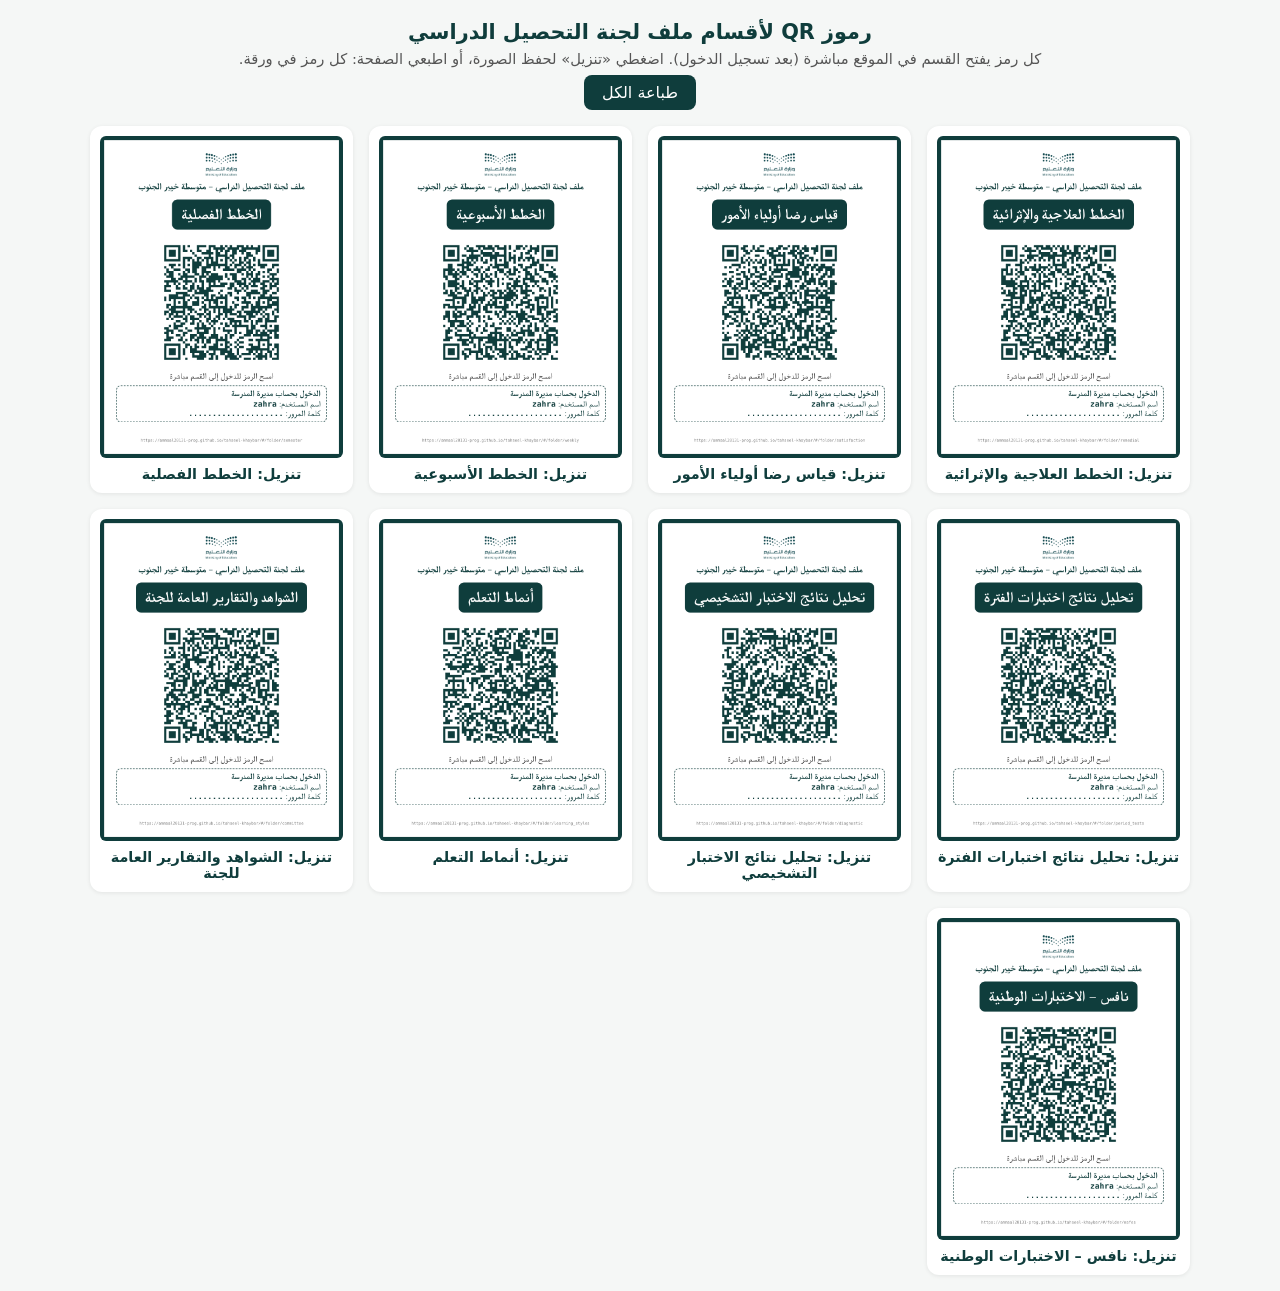
<file: qr.html>
<!doctype html>
<html lang="ar" dir="rtl">
<head>
<meta charset="utf-8">
<meta name="viewport" content="width=device-width, initial-scale=1">
<meta name="robots" content="noindex, nofollow">
<title>رموز أقسام ملف التحصيل</title>
<style>
  :root { --ink: #0f3d3c; --bg: #f5f7f6; }
  body { margin: 0; font-family: system-ui, "Segoe UI", Tahoma, sans-serif; background: var(--bg); color: var(--ink); }
  header { padding: 20px 16px 8px; text-align: center; }
  h1 { font-size: 1.3rem; margin: 0 0 6px; }
  p { margin: 0; color: #555; font-size: .92rem; }
  .grid { display: grid; grid-template-columns: repeat(auto-fill, minmax(240px, 1fr)); gap: 16px; padding: 16px; max-width: 1100px; margin: 0 auto; }
  figure { margin: 0; background: #fff; border-radius: 12px; padding: 10px; box-shadow: 0 1px 4px rgba(0,0,0,.08); text-align: center; }
  figure img { width: 100%; height: auto; display: block; border-radius: 6px; }
  figure a { display: inline-block; margin-top: 8px; color: var(--ink); font-weight: 600; text-decoration: none; font-size: .9rem; }
  .actions { text-align: center; padding: 0 16px; }
  button { font: inherit; background: var(--ink); color: #fff; border: 0; border-radius: 8px; padding: 8px 18px; cursor: pointer; }
  @media print {
    header p, .actions, figure a { display: none; }
    body { background: #fff; }
    .grid { display: block; padding: 0; }
    figure { box-shadow: none; padding: 0; page-break-after: always; }
    figure img { max-height: 100vh; width: auto; margin: 0 auto; }
  }
</style>
</head>
<body>
<header>
  <h1>رموز QR لأقسام ملف لجنة التحصيل الدراسي</h1>
  <p>كل رمز يفتح القسم في الموقع مباشرة (بعد تسجيل الدخول). اضغطي «تنزيل» لحفظ الصورة، أو اطبعي الصفحة: كل رمز في ورقة.</p>
</header>
<div class="actions"><button onclick="print()">طباعة الكل</button></div>
<div class="grid" id="g"></div>
<script>
  const Q = [
    ['01-remedial', 'الخطط العلاجية والإثرائية'],
    ['02-satisfaction', 'قياس رضا أولياء الأمور'],
    ['03-weekly', 'الخطط الأسبوعية'],
    ['04-semester', 'الخطط الفصلية'],
    ['05-period_tests', 'تحليل نتائج اختبارات الفترة'],
    ['06-diagnostic', 'تحليل نتائج الاختبار التشخيصي'],
    ['07-learning_styles', 'أنماط التعلم'],
    ['08-committee', 'الشواهد والتقارير العامة للجنة'],
    ['09-nafes', 'نافس – الاختبارات الوطنية'],
  ];
  document.getElementById('g').innerHTML = Q.map(([f, t]) =>
    `<figure><img src="assets/qr/${f}.png" alt="رمز QR: ${t}" loading="lazy"><a href="assets/qr/${f}.png" download="QR - ${t}.png">تنزيل: ${t}</a></figure>`).join('');
</script>
</body>
</html>
</file>
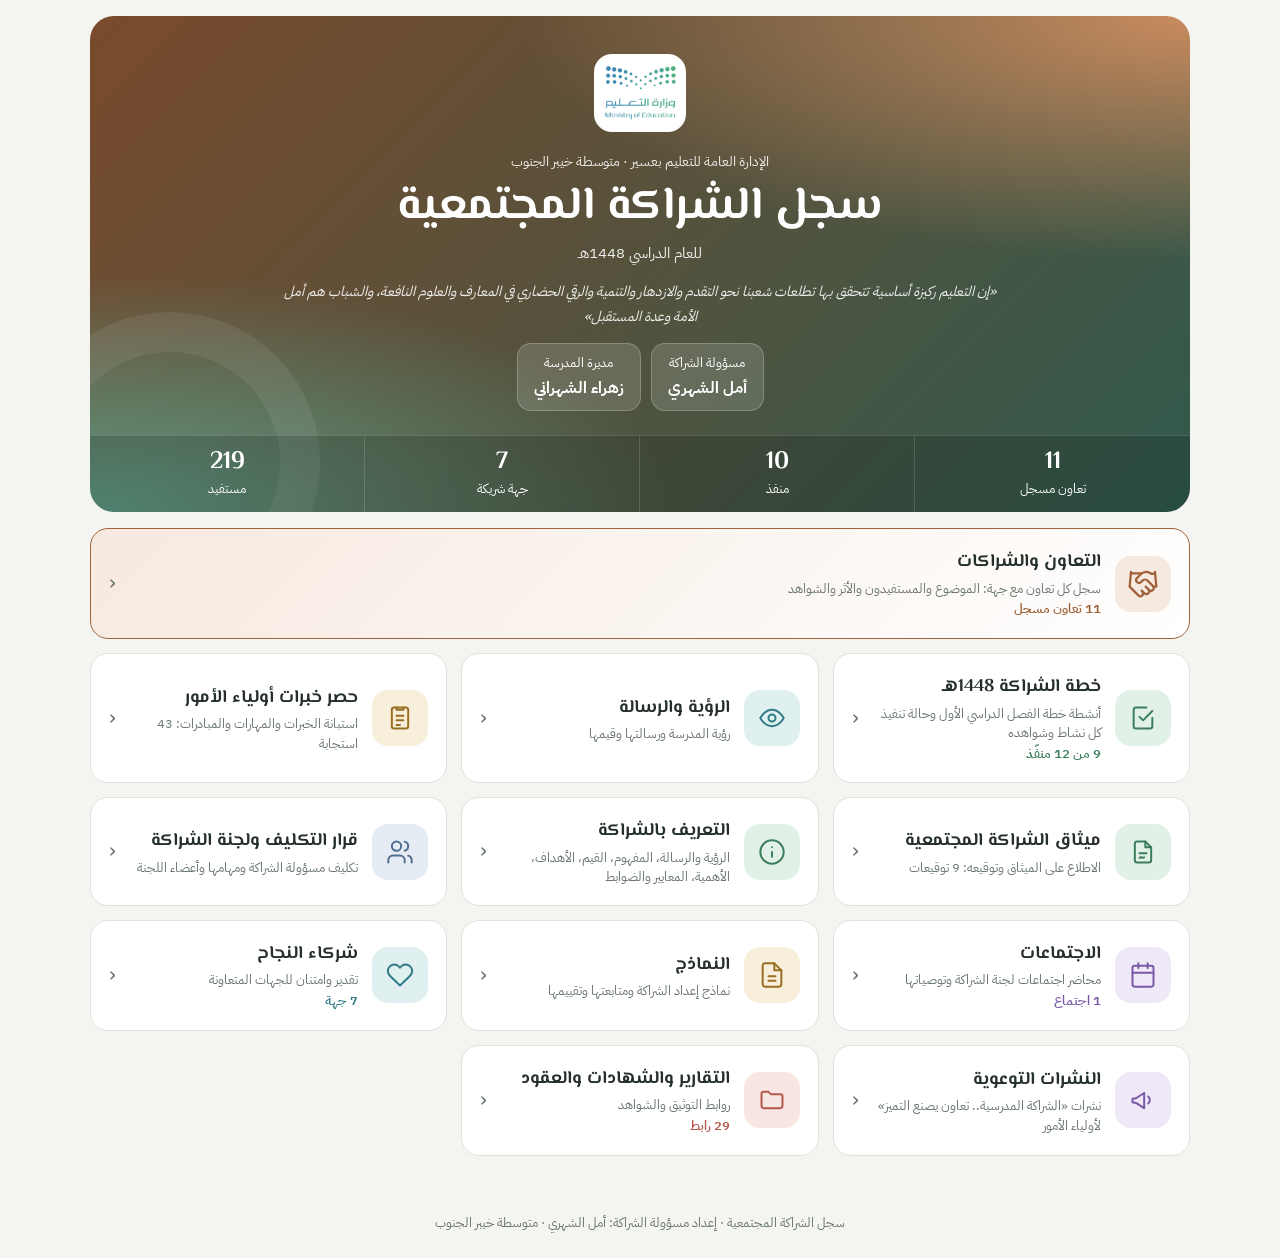
<file: sharaka.html>
<!doctype html><html lang="ar" dir="rtl"><head><meta charset="utf-8"><meta name="viewport" content="width=device-width,initial-scale=1,viewport-fit=cover"><style>*,*::before,*::after{box-sizing:border-box}html,body{margin:0}</style></head><body>
<title>سجل الشراكة المجتمعية</title>
<meta name="claude:viewport-fit-sides" content="cover">
<link rel="stylesheet" href="https://fonts.googleapis.com/css2?family=IBM+Plex+Sans+Arabic:wght@400;500;600;700&family=El+Messiri:wght@500;600;700&display=swap">
<style>
/* Cover page with section tiles, then one section at a time; warm copper accent for partnership, calm sage base */
:root{--bg:#F4F5F1;--card:#fff;--fg:#25302C;--muted:#69766F;--line:#DDE3DD;--sage:#3F7766;--sage-2:#E6EFEA;--cu:#A0623A;--cu-2:#F6E9DF;
 --good:#3C7D5B;--good-bg:#E2F1E7;--warn:#9A6E22;--warn-bg:#F8EFDB;--info:#4F6E91;--info-bg:#E5ECF4;--bad:#B4574B;--bad-bg:#F7E6E2;
 --display:"El Messiri","IBM Plex Sans Arabic",Tahoma,sans-serif;--body:"IBM Plex Sans Arabic","Segoe UI",Tahoma,sans-serif}
@media (prefers-color-scheme:dark){:root:not([data-theme="light"]){--bg:#141A18;--card:#1C2421;--fg:#E3ECE7;--muted:#9AAEA5;--line:#2C3833;--sage:#7DBBA5;--sage-2:#1F2E29;--cu:#E5A97E;--cu-2:#2D241D;--good:#86CDA4;--good-bg:#1A3024;--warn:#E3BF73;--warn-bg:#352B17;--info:#9DB8DA;--info-bg:#1E2836;--bad:#E7988D;--bad-bg:#3A2522;color-scheme:dark}}
:root[data-theme="dark"]{--bg:#141A18;--card:#1C2421;--fg:#E3ECE7;--muted:#9AAEA5;--line:#2C3833;--sage:#7DBBA5;--sage-2:#1F2E29;--cu:#E5A97E;--cu-2:#2D241D;--good:#86CDA4;--good-bg:#1A3024;--warn:#E3BF73;--warn-bg:#352B17;--info:#9DB8DA;--info-bg:#1E2836;--bad:#E7988D;--bad-bg:#3A2522;color-scheme:dark}
*{box-sizing:border-box}[hidden]{display:none!important}
body{background:var(--bg);color:var(--fg);font-family:var(--body);font-size:15px;line-height:1.75;padding-left:max(16px,env(safe-area-inset-left,0px));padding-right:max(16px,env(safe-area-inset-right,0px))}
main{max-width:1100px;margin:0 auto;padding-block:max(16px,env(safe-area-inset-top,0px)) 56px;display:flex;flex-direction:column;gap:16px}
h1{font-family:var(--display);font-size:26px;margin:0;line-height:1.35}h2{font-family:var(--display);font-size:19px;margin:0}h3{margin:0 0 4px;font-size:15.5px;color:var(--sage)}
.lead{color:var(--muted);margin:0}
.top{display:flex;align-items:center;gap:10px;flex-wrap:wrap;position:sticky;top:env(safe-area-inset-top,0px);z-index:5;background:var(--bg);padding:8px 0;border-bottom:1px solid var(--line)}
.top img{width:44px;background:#fff;border-radius:10px;padding:2px}
.top b{font-family:var(--display);font-size:17px;flex:1}
.nav{display:flex;gap:6px;overflow-x:auto;scrollbar-width:none;width:100%}
.nav button{flex:none;border:1px solid transparent;background:transparent;color:var(--muted);font:inherit;font-weight:600;font-size:13.5px;padding:6px 14px;border-radius:999px;cursor:pointer}
.nav button[aria-current="page"]{background:var(--card);color:var(--cu);border-color:var(--line)}
.panel{background:var(--card);border:1px solid var(--line);border-radius:16px;padding:18px;display:flex;flex-direction:column;gap:12px;min-width:0}
.cover{position:relative;overflow:hidden;border-radius:24px;padding:38px 22px 0;color:#fff;text-align:center;
 background:radial-gradient(110% 90% at 100% 0%,#C98B5E 0%,transparent 55%),radial-gradient(90% 80% at 0% 100%,#5E9C86 0%,transparent 60%),linear-gradient(135deg,#7A4A2C,#2F5A4D)}
.cover::after{content:"";position:absolute;inset:auto auto -100px -70px;width:300px;height:300px;border-radius:50%;border:40px solid rgba(255,255,255,.07)}
.cover>*{position:relative;z-index:1}
.cover img{width:92px;background:#fff;border-radius:18px;padding:6px}
.cover .k{margin:10px 0 0;font-size:13.5px;opacity:.88}
.cover h1{color:#fff;font-size:clamp(30px,6vw,46px);margin:2px 0}
.cover .s{margin:0;opacity:.92}
.cover .q{max-width:720px;margin:14px auto 0;font-size:14px;opacity:.9;font-style:italic}
.who{display:flex;justify-content:center;flex-wrap:wrap;gap:10px;margin-top:14px}
.who span{display:flex;flex-direction:column;font-size:12.5px;background:rgba(255,255,255,.14);border:1px solid rgba(255,255,255,.22);border-radius:14px;padding:8px 16px}
.who b{font-size:16px}
.stats{display:grid;grid-template-columns:repeat(4,1fr);margin:24px -22px 0;background:rgba(0,0,0,.16);border-top:1px solid rgba(255,255,255,.15)}
.stats div{display:flex;flex-direction:column;padding:12px 6px;font-size:12.5px}.stats div+div{border-inline-start:1px solid rgba(255,255,255,.15)}
.stats b{font-family:var(--display);font-size:25px;line-height:1.2}
@media (max-width:560px){.stats{grid-template-columns:repeat(2,1fr)}.stats div:nth-child(3){border-inline-start:0}.stats div:nth-child(n+3){border-top:1px solid rgba(255,255,255,.15)}}
.tiles{display:grid;gap:14px;grid-template-columns:repeat(auto-fill,minmax(300px,1fr))}
.tile{display:flex;align-items:center;gap:14px;text-align:right;padding:18px;border-radius:18px;border:1px solid var(--line);background:var(--card);color:var(--fg);font:inherit;cursor:pointer;transition:transform .15s,box-shadow .15s}
.tile:hover{transform:translateY(-3px);box-shadow:0 14px 30px -18px rgba(60,40,20,.45);border-color:var(--tc)}
.tile .ti{flex:none;width:56px;height:56px;border-radius:16px;display:grid;place-items:center;color:var(--tc);background:var(--tb)}
.tile .tt{display:flex;flex-direction:column;flex:1}.tile b{font-family:var(--display);font-size:18px}.tile small{color:var(--muted);font-size:13px;line-height:1.5}.tile em{font-style:normal;font-size:12.5px;font-weight:600;color:var(--tc)}
.tile.feat{grid-column:1/-1;background:linear-gradient(135deg,var(--cu-2),var(--card));border-color:var(--cu)}
.c1{--tc:#A0623A;--tb:#F6E9DF}.c2{--tc:#3C7D5B;--tb:#E2F1E7}.c3{--tc:#4F6E91;--tb:#E5ECF4}.c4{--tc:#7A5AA6;--tb:#EFE8F7}.c5{--tc:#9A6E22;--tb:#F8EFDB}.c6{--tc:#2F7C86;--tb:#E0F0F1}.c7{--tc:#B4574B;--tb:#F7E6E2}.c8{--tc:#3C7D5B;--tb:#E2F1E7}
@media (prefers-color-scheme:dark){:root:not([data-theme="light"]) .tile{--tb:rgba(255,255,255,.06)}}
:root[data-theme="dark"] .tile{--tb:rgba(255,255,255,.06)}
details.acc{background:var(--card);border:1px solid var(--line);border-radius:14px}
details.acc summary{list-style:none;cursor:pointer;padding:13px 16px;font-weight:600;display:flex;justify-content:space-between;gap:10px}
details.acc summary::-webkit-details-marker{display:none}details.acc summary::after{content:"+";color:var(--muted)}details.acc[open] summary::after{content:"–"}
details.acc .b{padding:0 16px 14px}
ul.l,ol.l{margin:0;padding-inline-start:22px}ul.l li,ol.l li{margin:3px 0}
.chips{display:flex;gap:6px;flex-wrap:wrap}
.pill{font-size:12.5px;padding:2px 10px;border-radius:999px;white-space:nowrap}
.pill.good{background:var(--good-bg);color:var(--good)}.pill.warn{background:var(--warn-bg);color:var(--warn)}.pill.info{background:var(--info-bg);color:var(--info)}.pill.mut{background:var(--sage-2);color:var(--muted)}.pill.cu{background:var(--cu-2);color:var(--cu)}
.grid2{display:grid;gap:12px;grid-template-columns:repeat(auto-fit,minmax(240px,1fr))}
.box{border:1px solid var(--line);border-radius:14px;padding:14px;background:var(--bg)}
.btn{display:inline-flex;align-items:center;gap:6px;border:1px solid var(--line);background:var(--card);color:var(--fg);font:inherit;font-size:14px;font-weight:600;padding:7px 14px;border-radius:10px;cursor:pointer;text-decoration:none}
.btn.pri{background:var(--cu);border-color:var(--cu);color:#fff}.btn.sm{font-size:12.5px;padding:3px 10px}
.row{display:flex;gap:8px;flex-wrap:wrap;align-items:center}
input,select,textarea{font:inherit;color:var(--fg);background:var(--card);border:1px solid var(--line);border-radius:10px;padding:7px 11px;min-width:0}
textarea{width:100%;min-height:70px}
label.f{display:flex;flex-direction:column;gap:3px;font-size:13px;color:var(--muted)}
button:focus-visible,input:focus-visible,select:focus-visible,textarea:focus-visible,a:focus-visible{outline:2px solid var(--cu);outline-offset:2px}
.scroll{overflow-x:auto;border:1px solid var(--line);border-radius:14px;background:var(--card)}
table.g{border-collapse:collapse;width:100%;font-size:14px}
table.g th,table.g td{border-bottom:1px solid var(--line);padding:8px;text-align:center}
table.g th{background:var(--sage-2);font-weight:600;font-size:13px}table.g td.r{text-align:right}
.ccard{display:flex;flex-direction:column;gap:8px;border:1px solid var(--line);border-radius:16px;padding:16px;background:var(--card)}
.ccard .h{display:flex;justify-content:space-between;gap:10px;align-items:flex-start;flex-wrap:wrap}
.ccard b.t{font-family:var(--display);font-size:18px}
.facts{display:grid;grid-template-columns:auto 1fr;gap:3px 14px;margin:0;font-size:14px}.facts dt{color:var(--muted)}.facts dd{margin:0}
.empty{color:var(--muted);text-align:center;padding:26px}
.ov{position:fixed;inset:0;z-index:50;background:rgba(15,15,10,.6);overflow-y:auto;display:flex;justify-content:center;align-items:flex-start;padding:calc(16px + env(safe-area-inset-top,0px)) 12px calc(16px + env(safe-area-inset-bottom,0px))}
.sheet{width:100%;max-width:760px;background:var(--card);border-radius:16px;padding:18px;display:flex;flex-direction:column;gap:12px}
.toast{position:fixed;left:50%;transform:translateX(-50%);bottom:calc(18px + env(safe-area-inset-bottom,0px));background:var(--fg);color:var(--bg);padding:9px 18px;border-radius:12px;z-index:60}
.thanks{background:linear-gradient(135deg,var(--cu-2),var(--card));border-color:transparent}
.plist{display:grid;gap:10px;grid-template-columns:repeat(auto-fill,minmax(220px,1fr))}
.plist div{background:var(--card);border:1px solid var(--line);border-radius:12px;padding:12px;text-align:center}
.plist b{font-family:var(--display);font-size:16px;display:block}
.evh{font-size:13px;font-weight:600;color:var(--sage);margin:2px 0 -2px}
.evg{display:grid;grid-template-columns:repeat(auto-fill,minmax(118px,1fr));gap:8px}
.evg figure{margin:0;position:relative;min-width:0}
.evb{display:block;width:100%;aspect-ratio:4/3;padding:0;border:1px solid var(--line);border-radius:10px;overflow:hidden;background:var(--bg);cursor:zoom-in}
.evb img{width:100%;height:100%;object-fit:cover;display:block}
.evp{display:grid;place-items:center;font-size:30px;color:var(--cu)}
.evg figcaption{font-size:12px;color:var(--muted);text-align:center;line-height:1.4;margin-top:3px}
.evx{position:absolute;top:4px;left:4px;border:0;border-radius:999px;min-width:24px;height:24px;padding:0 6px;background:rgba(0,0,0,.62);color:#fff;font:inherit;font-size:12px;cursor:pointer}
.evadd{aspect-ratio:4/3;border:1.5px dashed var(--line);border-radius:10px;background:transparent;color:var(--muted);font:inherit;font-size:13px;cursor:pointer}
footer{text-align:center;color:var(--muted);font-size:13px;padding-bottom:24px}
/* printable form 5 */
#print{display:none}
@media print{body{background:#fff;padding:0}main,footer,.ov,.toast,.top{display:none!important}#print{display:block;color:#000;font-family:Arial,sans-serif;font-size:13px;direction:rtl}
 #print table{width:100%;border-collapse:collapse;margin:8px 0}#print td,#print th{border:1px solid #555;padding:6px;text-align:right;vertical-align:top}#print th{background:#eee;width:26%}
 #print .hd{display:flex;justify-content:space-between;align-items:center;border-bottom:2px solid #3F7766;padding-bottom:6px;margin-bottom:10px}#print img{width:90px}#print h2{text-align:center;font-size:17px;margin:6px 0}}
</style>

<div id="app"><main id="main" dir="rtl" lang="ar"><p class="empty">جارٍ التحميل…</p></main>
<footer>سجل الشراكة المجتمعية · إعداد مسؤولة الشراكة: أمل الشهري · متوسطة خيبر الجنوب</footer></div>
<div class="ov" id="ov" hidden role="dialog" aria-modal="true"><div class="sheet" id="sheet"></div></div>
<div class="toast" id="toast" hidden></div>
<div id="print"></div>

<script>
const LOGO="[data-uri]";
const C={"year": "1448هـ", "school": "متوسطة خيبر الجنوب", "region": "الإدارة العامة للتعليم بعسير", "owner": "أمل الشهري", "principal": "زهراء الشهراني", "quote": "إن التعليم ركيزة أساسية تتحقق بها تطلعات شعبنا نحو التقدم والازدهار والتنمية والرقي الحضاري في المعارف والعلوم النافعة، والشباب هم أمل الأمة وعدة المستقبل", "vision": "تعليم متميز لبناء مجتمع معرفي منافس عالميًا.", "mission": "توفير فرصة التعليم للجميع في بيئة تعليمية مناسبة في ضوء السياسة التعليمية للمملكة، ورفع جودة مخرجاته، وزيادة فاعلية البحث العلمي، وتشجيع الإبداع والابتكار، وتنمية الشراكة المجتمعية، والارتقاء بمهارات وقدرات منسوبي التعليم.", "recordGoals": ["توثيق جميع الاتفاقيات والأنشطة والبرامج الناتجة عن الشراكات بين المؤسسة والجهات المختلفة.", "ضمان متابعة وتقييم هذه الشراكات بشكل منظم ومستمر.", "تعزيز التعاون مع الجهات الشريكة بما يخدم الأهداف التعليمية والمؤسسية.", "توفير قاعدة بيانات واضحة تسهّل الرجوع إليها عند الحاجة.", "إظهار جهود المؤسسة في بناء العلاقات المجتمعية وتوسيع دائرة الاستفادة."], "sections": [{"t": "المقدمة", "p": "الشراكة المجتمعية إطار تنظيمي لتعزيز التعاون والتواصل بين مكونات المجتمع ومكونات منظومة التعليم والتدريب، ممثلة في إدارات التعليم والمدارس التابعة لها، وبين منظمات القطاع غير الربحي ومنظمات القطاع الحكومي والقطاع الخاص، وتتضمن عددًا من مجالات التعاون التنموية، تفعيلًا لدور المسؤولية المجتمعية، والاستفادة من الموارد والخبرات والممكنات للأطراف، وصولًا لتحقيق الأهداف المشتركة، وفقًا للضوابط والمتطلبات المعتمدة.", "chips": ["المجتمع", "التعليم العام", "التعليم الجامعي", "المؤسسة العامة للتدريب التقني والمهني"]}, {"t": "مفهوم المسؤولية المجتمعية في التعليم", "p": "الالتزام بتقديم مجموعة من المبادرات والبرامج والمشروعات للأفراد من طلبة ومعلمين وجميع العاملين والأسر، واحتياجات المؤسسات التعليمية التابعة لوزارة التعليم، والتفاعل مع المجتمع المحلي الذي تعمل فيه، من خلال تطوير الجانب الاقتصادي والبيئي والاجتماعي في منظومة التعليم والتدريب، والتي قد تُقدَّم بالشراكة مع القطاع الحكومي والخاص وغير الربحي والأفراد، بما يتماشى مع أبعاد التنمية المستدامة ويسهم في تحقيق أهداف رؤية المملكة 2030.", "chips": ["التزام", "الأفراد", "المجتمع", "المؤسسات التعليمية"]}, {"t": "قيم المسؤولية المجتمعية", "chips": ["المبادرة", "المسؤولية", "الإيجابية"]}, {"t": "أهداف الشراكات المجتمعية في التعليم", "l": ["تحقيق التكامل بين الأفراد والمؤسسات ومشاركة أصحاب الخبرة والتجارب السابقة لتقديم المعلومات والخبرات والمهارات الداعمة لعملية التعليم والتعلم.", "توفير الدعم ورفع الكفاءة المالية لتحقيق أهداف التعليم.", "تنمية روح الانتماء والمسؤولية لدى الأفراد والمؤسسات وتقديم الدعم في المنظومة التعليمية.", "مدخل مهم لتطوير الأداء وتوفير الوقت والجهد والموارد.", "بناء العلاقات وتفعيلها بين المجتمع المدرسي والمجتمع المحلي، لتتحول المؤسسة التعليمية إلى داعم لخدمة المجتمع.", "تعاون الأسرة وأولياء الأمور مع المدرسة في حل المشكلات والتحديات الطلابية، وبناء الشخصية المتزنة.", "رفع مستوى الأداء التعليمي للطلاب وتحقيق العائد المأمول من العملية التعليمية.", "دعم المعلمين والمعلمات لتحسين جودة العملية التعليمية.", "الاهتمام بجوانب الاتصال الفعال لتكوين العلاقات الإنسانية والشراكة الفعالة بما يتفق ومعايير الأداء ويعزز أهداف الاعتماد المدرسي.", "إعطاء فرصة لكل شريك للمساهمة في العملية التعليمية، ودعم التواصل والتعاون في اتخاذ القرارات والأولويات.", "توعية وتوجيه الطلاب ليصبحوا قوة منتجة في المجتمع ضمن بيئة تعليمية جاذبة وآمنة.", "المساهمة في تحقيق برنامج التحول الوطني والمسؤولية المجتمعية.", "ربط التعليم بسوق العمل والمجتمع، وتوفير الدعم للميدان التربوي بصور مختلفة."]}, {"t": "أهمية المسؤولية المجتمعية", "o": true, "l": ["رفع مساهمة القطاع غير الربحي في منظومة التعليم والتدريب.", "تمكين منظمات القطاع غير الربحي من تحقيق أثر أعمق في قطاع التعليم.", "رفع كفاءة الإنفاق الحكومي.", "تسهيل قيام الشركات بواجباتها الاجتماعية.", "فتح قنوات لمشاركة المجتمع في قضايا التعليم.", "الاستثمار الأمثل للموارد المتاحة.", "مساهمة مكونات المجتمع في رفع جودة التعليم.", "تبادل المعارف والخبرات لتحسين التجربة التعليمية.", "تعزيز مشاركة المجتمع في التعليم والتعلم.", "تمكين القطاع الخاص وغير الربحي ورفع مشاركتهم لتحسين الكفاءة المالية لقطاع التعليم.", "بناء العلاقات واستمرارها بين منظومة التعليم والتدريب والمنظمات والمجتمع."]}, {"t": "منطلقات الشراكات المجتمعية", "chips": ["أهداف الرؤية", "أهداف وزارة التعليم", "معايير مدن التعلم", "معايير هيئة تقويم التعليم والتدريب", "أهداف الإدارة العامة للمسؤولية المجتمعية والعمل التطوعي", "أهداف التنمية المستدامة"]}, {"t": "أبعاد التنمية المستدامة", "l": ["البعد الاقتصادي: الادخار، تمكين الأسر المنتجة، تجاوز التحديات المادية.", "البعد الاجتماعي: التوعية الصحية والتطوع.", "البعد البيئي: المحافظة على الموارد الطبيعية، الحد من الاحتطاب الجائر، التلوث البيئي."]}, {"t": "معايير الشراكات المجتمعية", "l": ["مواءمة أنشطة الشراكة مع الأولويات والتوجهات الوطنية.", "تحقيق الشراكة لأهداف وتطلعات وزارة التعليم.", "وجود أثر اجتماعي واقتصادي على الأفراد والمؤسسات التعليمية والمجتمع.", "الكفاءة في استخدام الموارد والأدوات."]}, {"t": "ضوابط الشراكات المجتمعية", "o": true, "l": ["الالتزام بتعاليم وآداب الدين الإسلامي الحنيف والأعراف والتقاليد والأنظمة الوطنية المتبعة في المملكة.", "الالتزام بالأوامر والقرارات السامية والتعاميم الوزارية والأنظمة والأدلة.", "التعامل مع جهات رسمية مرخصة ومعترف بها من الوزارة والقطاعات.", "أن تتسم الشراكة المجتمعية بالجدية والموضوعية والوضوح.", "أن تحقق أهداف وزارة التعليم وتنسجم معها.", "وضوح قيمة وأثر أهداف الشراكة المجتمعية على المؤسسة.", "أن تحقق الشراكة المجتمعية شروط الأمن والسلامة.", "وضوح الأدوار والمسؤوليات لكل طرف بما يحقق أثرًا وعائدًا على منظومة التعليم ومنسوبيها.", "تفعيل بنود ومواد الشراكات بما يحقق الأهداف المرجوة.", "أن يلتزم الطرفان بالتعاميم واللوائح والأنظمة كلٌّ حسب اختصاصه.", "الموافقة على الشراكات وفق الصلاحيات الممنوحة والرفع بها إلى الإدارة العامة للمسؤولية المجتمعية والعمل التطوعي منعًا للازدواجية.", "عدم وجود أي التزام مالي على وزارة التعليم وقطاعاتها، ولا يجوز استلام أي مبالغ مالية.", "التقيد بقواعد القرار 365 الذي ينظم الرقابة على تلقي الجهات الحكومية الهبات والتبرعات."]}], "decision": {"date": "3/3/1448هـ", "subject": "تكليف معلمة منسقةً للشراكة المجتمعية والأسرية", "intro": "استنادًا إلى الصلاحيات الممنوحة لقائدات المدارس، فقد تقرر ما يلي:", "name": "أمل عبدالله علي الشهري", "role": "للقيام بعمل منسقة الشراكة المجتمعية والأسرية للعام الدراسي 1448هـ.", "principal": "زهراء الشهراني", "tasks": ["حصر وتوظيف المهارات والخبرات لدى أولياء الأمور واستثمارها في الأنشطة المدرسية.", "توثيق جميع برامج الشراكة بين المدرسة والأسرة والمجتمع المحلي ورفعها للإدارة.", "نشر ثقافة الشراكة المجتمعية بين منسوبات المدرسة.", "إعداد وتنفيذ خطة سنوية خاصة بالشراكة.", "متابعة تنفيذ برامج الشراكة وتقويمها بصفة دورية.", "تفعيل المناسبات الوطنية والمجتمعية والمبادرات التطوعية.", "تعزيز التواصل الفعّال مع أولياء الأمور عبر الاجتماعات واللقاءات والرسائل.", "بناء شراكات فاعلة مع الجهات المجتمعية ذات العلاقة لتحقيق التكامل ودعم العملية التعليمية.", "تقديم تقارير دورية لمديرة المدرسة عن مستوى الإنجاز."]}, "committee": [["زهراء الشهراني", "مديرة المدرسة"], ["أمل الشهري", "مساعدة إدارية"], ["منيرة الشهراني", "رائدة النشاط"], ["فاطمة عون", "المرشدة الطلابية"], ["زهرة القحطاني", "معلمة"], ["هيا علي", "معلمة"], ["وفاء عمير", "معلمة"], ["سلمى فلاح", "ولية أمر طالبة"], ["عائشة عمير", "ولية أمر طالبة"], ["ثمراء الشهراني", "ولية أمر طالبة"], ["سديم محمد الشهراني", "طالبة"], ["شدن الشهراني", "طالبة"]], "forms": [{"t": "نموذج رقم (3): نموذج استرشادي لدراسة وتقييم الشراكات والاتفاقيات", "f": ["المراجعة والاعتماد: الصفة، الاسم، التوقيع، التاريخ", "الوحدات التنظيمية ذات العلاقة", "يُعبأ من الإدارة العامة للشراكات والاتفاقيات"]}, {"t": "نموذج رقم (4): نموذج استرشادي للمتابعة الدورية لتنفيذ الشراكة", "f": ["مجالات التعاون", "خطة التنفيذ المقترحة", "مؤشرات الأداء", "الجهة المالكة", "التحدي", "الدعم المطلوب", "الإطار الزمني"]}, {"t": "نموذج رقم (5): نموذج استرشادي لإعداد الشراكات المجتمعية في المدرسة", "f": ["موضوع الشراكة", "التاريخ", "المدرسة", "الشريك المجتمعي", "مدة الشراكة", "أهداف الشراكة", "الأنشطة والمشروعات", "مهام وأدوار المدرسة", "مهام وأدوار الشريك", "مؤشرات الأداء", "توقيع مديرة المدرسة والشريك"], "n": "ألا يترتب على الشراكة أي التزامات مالية أو إدارية على المدرسة أو الإدارة العامة للتعليم، ويُرفع بالاحتياج لقسم المسؤولية المجتمعية والعمل التطوعي قبل التوقيع."}, {"t": "نموذج رقم (6): النموذج الاسترشادي لتقييم الشراكات المجتمعية في المدرسة", "f": ["موضوع الشراكة", "الشريك المجتمعي", "مدة الشراكة (لا تزيد عن عام)", "أهداف ومجالات الشراكة", "مهام وأدوار الطرفين", "مؤشرات الأداء", "مرئيات قسم المسؤولية المجتمعية", "مرئيات إدارة الاستثمار والشراكة", "توجيه لجنة الشراكة", "اعتماد مدير عام التعليم"]}], "formNote": "تعليمات: ألا يترتب على الشراكة المجتمعية أي التزامات مالية أو إدارية على المدرسة أو الإدارة العامة للتعليم. يُرفع بالاحتياج لقسم المسؤولية المجتمعية والعمل التطوعي لاستكمال الإجراءات النظامية قبل التوقيع. عند وجود تبرع بمبالغ مالية يُحال الموضوع لإدارة الخدمات المشتركة وفق قرار مجلس الوزراء رقم (365) وتاريخ 14/8/1436هـ.", "thanks": ["في مسيرة التعليم والارتقاء، لا يمكن للنجاح أن يتحقق إلا بتضافر الجهود وتكامل الرؤى. إن سجل الشراكة هذا شهادة حية على قوة التعاون وأثر الشراكة الحقيقية، ونؤمن بأن التعليم مسؤولية مجتمعية مشتركة، وأن كل يد تسهم في بناء جيل واعٍ ومتمكن هي يد تبني مستقبل الوطن.", "نتقدم بخالص الشكر والتقدير لشركائنا من القطاع الحكومي والقطاع الخاص والقطاع غير الربحي والأفراد المتطوعين، الذين لم يدخروا جهدًا ولا وقتًا في دعم مسيرتنا التعليمية؛ فقد كانت مساهماتهم ركيزة أساسية في إثراء البيئة التعليمية وتوفير فرص نوعية لطالباتنا.", "شكرًا لكم شركاءنا الأعزاء على إيمانكم برسالتنا ودعمكم الذي يضيء دروب الأجيال القادمة، وتحقيقًا لرؤية المملكة 2030 في بناء مجتمع معرفي مزدهر."]};
const $=s=>document.querySelector(s);
const esc=s=>String(s??"").replace(/[&<>"]/g,c=>({"&":"&amp;","<":"&lt;",">":"&gt;",'"':"&quot;"}[c]));
const safeUrl=u=>{u=String(u||"").trim();return /^https:\/\//i.test(u)||/^sharaka-files\/[\w.-]+$/.test(u)?u:""};
function toast(t){const e=$("#toast");e.textContent=t;e.hidden=false;clearTimeout(toast.t);toast.t=setTimeout(()=>e.hidden=true,2400)}
const IC={coop:'<path d="m11 17 2 2a1 1 0 1 0 3-3"/><path d="m14 14 2.5 2.5a1 1 0 1 0 3-3l-3.88-3.88a3 3 0 0 0-4.24 0l-.88.88a1 1 0 1 1-3-3l2.81-2.81a5.79 5.79 0 0 1 7.06-.87l.47.28a2 2 0 0 0 1.42.25L21 4"/><path d="m21 3 1 11h-2"/><path d="M3 3 2 14l6.5 6.5a1 1 0 1 0 3-3"/><path d="M3 4h8"/>',
 about:'<circle cx="12" cy="12" r="10"/><path d="M12 16v-4M12 8h.01"/>',
 vision:'<path d="M2 12s3.6-7 10-7 10 7 10 7-3.6 7-10 7S2 12 2 12z"/><circle cx="12" cy="12" r="3"/>',
 survey:'<rect x="5" y="3" width="14" height="18" rx="2"/><path d="M9 3v2h6V3M9 10h6M9 14h6M9 18h3"/>',
 charter:'<path d="M14 3H7a2 2 0 0 0-2 2v14a2 2 0 0 0 2 2h10a2 2 0 0 0 2-2V8z"/><path d="M14 3v5h5M9 13h6M9 17c1.5-1.5 2.5 1 4-.5"/>',
 folder:'<path d="M3 7a2 2 0 0 1 2-2h4l2 2h8a2 2 0 0 1 2 2v8a2 2 0 0 1-2 2H5a2 2 0 0 1-2-2z"/><path d="M12 11v5M9.5 13.5h5"/>',
 team:'<path d="M16 21v-2a4 4 0 0 0-4-4H6a4 4 0 0 0-4 4v2"/><circle cx="9" cy="7" r="4"/><path d="M22 21v-2a4 4 0 0 0-3-3.87M16 3.13a4 4 0 0 1 0 7.75"/>',
 meet:'<rect x="3" y="4" width="18" height="18" rx="2"/><path d="M16 2v4M8 2v4M3 10h18"/>',
 forms:'<path d="M14 2H6a2 2 0 0 0-2 2v16a2 2 0 0 0 2 2h12a2 2 0 0 0 2-2V8z"/><path d="M14 2v6h6M9 13h6M9 17h6"/>',
 plan:'<path d="M9 11l3 3 8-8"/><path d="M20 12v7a2 2 0 0 1-2 2H6a2 2 0 0 1-2-2V5a2 2 0 0 1 2-2h9"/>',
 thanks:'<path d="M20.8 4.6a5.5 5.5 0 0 0-7.8 0L12 5.7l-1-1.1a5.5 5.5 0 0 0-7.8 7.8l1 1.1L12 21l7.8-7.5 1-1.1a5.5 5.5 0 0 0 0-7.8z"/>',
 flyers:'<path d="M3 11v3l3 .5L13 19V6L6 10.5zM16.5 9a4 4 0 0 1 0 6"/>',
 docs:'<path d="M3 7a2 2 0 0 1 2-2h4l2 2h8a2 2 0 0 1 2 2v8a2 2 0 0 1-2 2H5a2 2 0 0 1-2-2z"/>'};
const svg=(k,s=28)=>`<svg viewBox="0 0 24 24" width="${s}" height="${s}" fill="none" stroke="currentColor" stroke-width="1.7" stroke-linecap="round" stroke-linejoin="round" aria-hidden="true">${IC[k]}</svg>`;
const SECT=[["coop","التعاون والشراكات","سجل كل تعاون مع جهة: الموضوع والمستفيدون والأثر والشواهد","c1"],["plan","خطة الشراكة 1448هـ","أنشطة خطة الفصل الدراسي الأول وحالة تنفيذ كل نشاط وشواهده","c8"],["vision","الرؤية والرسالة","رؤية المدرسة ورسالتها وقيمها","c6"],["survey","حصر خبرات أولياء الأمور","استبانة الخبرات والمهارات والمبادرات: 43 استجابة","c5"],["charter","ميثاق الشراكة المجتمعية","الاطلاع على الميثاق وتوقيعه: 9 توقيعات","c2"],["about","التعريف بالشراكة","الرؤية والرسالة، المفهوم، القيم، الأهداف، الأهمية، المعايير والضوابط","c2"],
 ["team","قرار التكليف ولجنة الشراكة","تكليف مسؤولة الشراكة ومهامها وأعضاء اللجنة","c3"],["meet","الاجتماعات","محاضر اجتماعات لجنة الشراكة وتوصياتها","c4"],
 ["forms","النماذج","نماذج إعداد الشراكة ومتابعتها وتقييمها","c5"],["thanks","شركاء النجاح","تقدير وامتنان للجهات المتعاونة","c6"],["flyers","النشرات التوعوية","نشرات «الشراكة المدرسية.. تعاون يصنع التميز» لأولياء الأمور","c4"],["docs","التقارير والشهادات والعقود","روابط التوثيق والشواهد","c7"]];
const TYPES=["أسرية","مجتمعية","حكومية","قطاع خاص","غير ربحي","تطوعية"];
const STS=["مخطط لها","جارية","منفذة"];
const CATS=["ولي أمر","القطاع الحكومي","القطاع الخاص","القطاع غير الربحي","أخرى"],DURS=["يوم","أسبوع","أخرى"];
let S={view:"home",plan:{},coop:[],meet:[],links:[],db:null,owner:false,ready:false,filter:"all"};
try{const h=location.hash.slice(1);if(["home",...SECT.map(s=>s[0])].includes(h))S.view=h}catch(_){}

function go(v){S.view=v;try{history.replaceState(null,"","#"+v)}catch(_){};render();window.scrollTo(0,0)}
function nav(){return `<div class="top"><img src="${LOGO}" alt=""><b>سجل الشراكة المجتمعية</b><button class="btn sm" data-go="home">الرئيسية</button>
 <div class="nav">${SECT.map(([k,n])=>`<button data-go="${k}" aria-current="${S.view===k?"page":"false"}">${n}</button>`).join("")}</div></div>`}
const isBlob=u=>/^sharaka-files\//.test(u||"");
async function upFile(){const a=await claude.use("assets");if(!a){toast("رفع الملفات متاح لصاحبة السجل فقط");return null}return new Promise(res=>{const i=document.createElement("input");i.type="file";i.accept=".pdf,image/*";i.onchange=async()=>{const f=i.files[0];if(!f)return res(null);if(f.size>20*1024*1024){toast("الملف أكبر من 20MB");return res(null)}toast("جارٍ رفع الملف…");try{const r=await a.upload(f);toast("رُفع الملف ✓");res({url:"/_blob/"+r.id,name:f.name.replace(/\.[^.]+$/,"")})}catch(e){toast("تعذّر الرفع");res(null)}};i.click()})}
const lnk=(u,label,cls="btn sm",style="")=>isBlob(u)?`<button class="${cls}" style="${style}" data-pdf="${esc(u)}" data-name="${esc(label.replace(/^[^\u0600-\u06FF]+/,""))}">${label}</button>`:`<a class="${cls}" style="${style}" href="${esc(u)}" target="_blank" rel="noopener">${label}</a>`;
function openPdf(u,n){$("#sheet").innerHTML=`<div class="row" style="justify-content:space-between"><h2 style="font-size:16px">📄 ${esc(n)}</h2><span class="row"><button class="btn pri sm" data-pdfdl="${esc(u)}" data-n="${esc(n)}">تنزيل الملف</button><button class="btn sm" data-close>✕ إغلاق</button></span></div>
 <div id="pv" style="max-height:78vh;overflow:auto;border-radius:10px"><p class="empty">جارٍ فتح الملف…</p></div>`;$("#sheet").style.maxWidth="760px";$("#ov").hidden=false;showFile(u,n)}
let PDFJS=null;function pdfLib(){return PDFJS||(PDFJS=new Promise((ok,no)=>{const s=document.createElement("script");s.src="https://cdnjs.cloudflare.com/ajax/libs/pdf.js/3.11.174/pdf.min.js";s.onload=()=>{window.pdfjsLib.GlobalWorkerOptions.workerSrc="https://cdnjs.cloudflare.com/ajax/libs/pdf.js/3.11.174/pdf.worker.min.js";ok(window.pdfjsLib)};s.onerror=no;document.head.appendChild(s)}))}
async function showFile(u,n){const pv=$("#pv");try{const r=await fetch(u);if(!r.ok)throw 0;const b=await r.blob();
 if(b.type.startsWith("image/")){pv.innerHTML=`<img src="${URL.createObjectURL(b)}" alt="${esc(n)}" style="display:block;width:100%;border-radius:10px;border:1px solid var(--line)">`;return}
 const lib=await pdfLib(),pdf=await lib.getDocument({data:await b.arrayBuffer()}).promise;pv.innerHTML="";const W=Math.min(pv.clientWidth||700,720),dpr=Math.min(window.devicePixelRatio||1,2);
 for(let i=1;i<=pdf.numPages;i++){const p=await pdf.getPage(i),v=p.getViewport({scale:W/p.getViewport({scale:1}).width*dpr}),c=document.createElement("canvas");c.width=v.width;c.height=v.height;c.style.cssText="display:block;width:100%;margin:0 0 8px;border:1px solid var(--line);border-radius:8px;background:#fff";pv.appendChild(c);await p.render({canvasContext:c.getContext("2d"),viewport:v}).promise}
 }catch(e){pv.innerHTML=`<iframe src="${esc(u)}#view=Fit" title="${esc(n)}" style="width:100%;height:70vh;border:1px solid var(--line);border-radius:10px;background:#fff"></iframe><p class="lead" style="font-size:12.5px">إذا لم يظهر الملف هنا، اضغطي «تنزيل الملف».</p>`}}
async function dlPdf(u,n,b){if(!S.dl){const x=document.createElement("a");x.href=u;x.download=n.replace(/[\\/:*?"<>|—]+/g," ").trim()+u.slice(u.lastIndexOf("."));document.body.appendChild(x);x.click();x.remove();return}b.disabled=true;try{const r=await fetch(u);if(!r.ok)throw 0;const bl=await r.blob();await S.dl.save({filename:n.replace(/[\\/:*?"<>|—]+/g," ").trim()+"."+((bl.type.split("/")[1]||"pdf").replace("jpeg","jpg")),data:bl})}catch(e){if(!e||e.code!=="declined")toast("تعذّر التنزيل")}finally{b.disabled=false}}
function render(){const m=$("#main");
 if(S.view==="home"){m.innerHTML=vHome();return}
 const f={charter:vCharter,survey:vSurvey,vision:vVision,plan:vPlan,coop:vCoop,about:vAbout,team:vTeam,meet:vMeet,forms:vForms,thanks:vThanks,flyers:vFlyers,docs:vDocs}[S.view]||vHome;m.innerHTML=nav()+f()}

function vHome(){const done=S.coop.filter(c=>c.status===2).length,partners=new Set(S.coop.map(c=>c.partner).filter(Boolean)).size,ben=219;/* المستفيدون: 194 طالبة + 25 معلمة */
 const sub={plan:`${PLAN.rows.filter((r,i)=>(S.plan[i]||{}).s===2).length} من ${PLAN.rows.length} منفّذ`,coop:`${S.coop.length} تعاون مسجل`,meet:`${S.meet.length} اجتماع`,thanks:`${partners} جهة`,docs:`${S.links.length} رابط`};
 return `<section class="cover"><img src="${LOGO}" alt="شعار وزارة التعليم"><p class="k">${esc(C.region)} · ${esc(C.school)}</p><h1>سجل الشراكة المجتمعية</h1><p class="s">للعام الدراسي ${esc(C.year)}</p>
 <p class="q">«${esc(C.quote)}»</p>
 <div class="who"><span>مسؤولة الشراكة<b>${esc(C.owner)}</b></span><span>مديرة المدرسة<b>${esc(C.principal)}</b></span></div>
 <div class="stats"><div><b>${S.coop.length}</b>تعاون مسجل</div><div><b>${done}</b>منفذ</div><div><b>${partners}</b>جهة شريكة</div><div><b>${ben}</b>مستفيد</div></div></section>
 <div class="tiles">${SECT.map(([k,n,d,c],i)=>`<button class="tile ${c}${i===0?" feat":""}" data-go="${k}"><span class="ti">${svg(k,i===0?32:28)}</span><span class="tt"><b>${n}</b><small>${d}</small>${sub[k]?`<em>${sub[k]}</em>`:""}</span><span aria-hidden="true" style="color:var(--muted);font-size:22px">‹</span></button>`).join("")}</div>`}

/* ---------- التعاون ---------- */
function vCoop(){const L=S.coop.filter(c=>S.filter==="all"||String(c.status)===S.filter).sort((a,b)=>String(b.date||"").localeCompare(String(a.date||"")));
 const cnt=k=>S.coop.filter(c=>String(c.status)===k).length;
 return `<section class="panel" style="background:linear-gradient(135deg,var(--cu-2),var(--card));border-color:transparent"><div class="row" style="gap:14px"><span style="color:var(--cu)">${svg("coop",40)}</span><div><h1>التعاون والشراكات</h1><p class="lead">توثيق كل تعاون بين المدرسة والأسرة والجهات: الموضوع، الجهة، المستفيدون، الأثر، والشواهد.</p></div></div>
 ${S.owner?`<div class="row"><button class="btn pri" data-new>+ تسجيل تعاون جديد</button></div>`:""}</section>
 <div class="row"><button class="btn sm" data-flt="all" aria-pressed="${S.filter==="all"}">الكل (${S.coop.length})</button>${STS.map((s,i)=>`<button class="btn sm" data-flt="${i}" aria-pressed="${S.filter===String(i)}">${s} (${cnt(String(i))})</button>`).join("")}</div>
 ${L.length?`<div class="grid2">${L.map(coopCard).join("")}</div>`:`<div class="panel"><p class="empty">${S.coop.length?"لا يوجد تعاون بهذه الحالة.":"لم يُسجَّل أي تعاون بعد."+(S.owner?" اضغطي «تسجيل تعاون جديد».":"")}</p></div>`}`}
function coopCard(c){const u=safeUrl(c.url),s=+c.status||0;
 return `<article class="ccard"><div class="h"><b class="t">${esc(c.title)}</b><span class="pill ${s===2?"good":s===1?"warn":"mut"}">${STS[s]}</span></div>
 <div class="chips">${c.type?`<span class="pill cu">${esc(c.type)}</span>`:""}${c.partner?`<span class="pill info">${esc(c.partner)}</span>`:""}${c.date?`<span class="pill mut">${esc(c.date)}</span>`:""}</div>
 <dl class="facts">${c.ben?`<dt>المستفيدون</dt><dd>${esc(c.ben)}${c.count?` · ${esc(c.count)}`:""}</dd>`:""}${c.goal?`<dt>الهدف</dt><dd>${esc(c.goal)}</dd>`:""}${c.impact?`<dt>الأثر</dt><dd>${esc(c.impact)}</dd>`:""}</dl>
 ${evGal(c)}
 <div class="row">${u&&!(c.ev||[]).length?lnk(u,"📎 الشواهد"):""}${safeUrl(c.report)?lnk(safeUrl(c.report),"📄 التقرير"):""}${safeUrl(c.form)?lnk(safeUrl(c.form),"📝 استمارة التعاون المعتمدة"):""}${S.owner?`<button class="btn sm" data-edit="${c._id}">تعديل</button>`:""}</div></article>`}
function evGal(c){const ev=(c.ev||[]).filter(x=>safeUrl(x.u));if(!ev.length&&!S.owner)return "";
 return `<div class="evh">📷 الشواهد (صور من الميدان وشهادات)</div><div class="evg">${ev.map(x=>{const u=safeUrl(x.u),i=(c.ev||[]).indexOf(x),n=x.t||(x.k==="img"?"صورة من الميدان":"شهادة");
  return `<figure>${x.k==="link"?`<a class="evb evp" href="${esc(u)}" target="_blank" rel="noopener" aria-label="${esc(n)}" style="text-decoration:none">🔗</a>`:x.k==="img"?`<button class="evb" data-pdf="${esc(u)}" data-name="${esc(n)}"><img src="${esc(u)}" alt="${esc(n)}" loading="lazy"></button>`:`<button class="evb evp" data-pdf="${esc(u)}" data-name="${esc(n)}" aria-label="${esc(n)}">📄</button>`}${x.t?`<figcaption>${esc(x.t)}</figcaption>`:""}${S.owner?`<button class="evx" data-evdel="${c._id}|${i}" aria-label="حذف الشاهد">✕</button>`:""}</figure>`}).join("")}${S.owner?`<button class="evadd" data-evadd="${c._id}">＋ إضافة صور أو شهادات</button>`:""}</div>`}
async function upMany(){const a=await claude.use("assets");if(!a){toast("رفع الملفات متاح لصاحبة السجل فقط");return []}return new Promise(res=>{const i=document.createElement("input");i.type="file";i.multiple=true;i.accept=".pdf,image/*";i.onchange=async()=>{const out=[];const fs=[...i.files];for(const [n,f] of fs.entries()){if(f.size>20*1024*1024){toast(f.name+": أكبر من 20MB");continue}toast(`جارٍ الرفع ${n+1} من ${fs.length}…`);try{const r=await a.upload(f);out.push({u:"/_blob/"+r.id,k:f.type.startsWith("image/")?"img":"pdf",t:""})}catch(_){toast("تعذّر رفع "+f.name)}}res(out)};i.click()})}
function coopForm(c={}){
 $("#sheet").innerHTML=`<div class="row" style="justify-content:space-between"><h2>${c._id?"تعديل التعاون":"تسجيل تعاون جديد"}</h2><button class="btn" data-close>✕</button></div>
 <div class="grid2">
  <label class="f">موضوع التعاون *<input id="f-title" value="${esc(c.title||"")}" placeholder="مثل: يوم صحي بالتعاون مع المركز الصحي"></label>
  <label class="f">الجهة الشريكة<input id="f-partner" value="${esc(c.partner||"")}" placeholder="اسم الجهة أو ولي الأمر"></label>
  <label class="f">نوع الشراكة<select id="f-type">${TYPES.map(t=>`<option ${t===c.type?"selected":""}>${t}</option>`).join("")}</select></label>
  <label class="f">التاريخ<input id="f-date" value="${esc(c.date||"")}" placeholder="مثل: 15/4/1447هـ"></label>
  <label class="f">الفئة المستفيدة<input id="f-ben" value="${esc(c.ben||"")}" placeholder="الطالبات، أولياء الأمور…"></label>
  <label class="f">عدد المستفيدين<input id="f-count" type="number" min="0" value="${esc(c.count||"")}"></label>
  <label class="f">الحالة<select id="f-status">${STS.map((s,i)=>`<option value="${i}" ${i===(+c.status||0)?"selected":""}>${s}</option>`).join("")}</select></label>
  <label class="f">اسم المتعاون<input id="f-person" value="${esc(c.person||"")}" placeholder="مثل: الأخصائية النفسية / …"></label>
  <label class="f">رقم الجوال<input id="f-phone" dir="ltr" value="${esc(c.phone||"")}"></label>
  <label class="f">البريد الإلكتروني<input id="f-email" dir="ltr" value="${esc(c.email||"")}"></label>
  <label class="f">صفة المتعاون<select id="f-cat">${CATS.map(x=>`<option ${x===c.cat?"selected":""}>${x}</option>`).join("")}</select></label>
  <label class="f">إن كانت «أخرى» فما هي؟<input id="f-catOther" value="${esc(c.catOther||"")}"></label>
  <label class="f">مدة التعاون<select id="f-dur">${DURS.map(x=>`<option ${x===c.dur?"selected":""}>${x}</option>`).join("")}</select></label>
  <label class="f">إن كانت المدة «أخرى»<input id="f-durOther" value="${esc(c.durOther||"")}"></label>
  <label class="f">الشواهد (رابط أو ملف مرفوع)<input id="f-url" dir="ltr" value="${esc(c.url||"")}" placeholder="https://…"><button type="button" class="btn sm" data-upto="f-url" style="align-self:flex-start;margin-top:4px">⬆️ رفع ملف الشواهد</button></label>
  <label class="f">استمارة التعاون المعتمدة (رابط أو ملف مرفوع)<input id="f-form" dir="ltr" value="${esc(c.form||"")}" placeholder="https://…"><button type="button" class="btn sm" data-upto="f-form" style="align-self:flex-start;margin-top:4px">⬆️ رفع الاستمارة</button></label>
  <label class="f">التقرير (رابط أو ملف مرفوع)<input id="f-report" dir="ltr" value="${esc(c.report||"")}" placeholder="https://…"><button type="button" class="btn sm" data-upto="f-report" style="align-self:flex-start;margin-top:4px">⬆️ رفع التقرير</button></label></div>
 <label class="f">أهداف التعاون<textarea id="f-goal">${esc(c.goal||"")}</textarea></label>
 <label class="f">مهام المدرسة ومهام الشريك<textarea id="f-roles">${esc(c.roles||"")}</textarea></label>
 <label class="f">الأثر ومؤشرات الأداء<textarea id="f-impact">${esc(c.impact||"")}</textarea></label>
 <div class="row"><button class="btn pri" data-save="${c._id||""}">حفظ</button>${c._id?`<button class="btn" data-del="${c._id}">حذف</button>`:""}</div>`;
 $("#ov").hidden=false;$("#f-title").focus()}
async function saveCoop(id){const g=k=>$("#f-"+k).value.trim();const d={person:g("person"),phone:g("phone"),email:g("email"),cat:g("cat"),catOther:g("catOther"),dur:g("dur"),durOther:g("durOther"),title:g("title"),partner:g("partner"),type:g("type"),date:g("date"),ben:g("ben"),count:g("count"),status:+g("status"),url:safeUrl(g("url")),report:safeUrl(g("report")),form:safeUrl(g("form")),goal:g("goal"),roles:g("roles"),impact:g("impact")};
 if(!d.title){toast("اكتبي موضوع التعاون");return}if(g("url")&&!d.url){toast("رابط الشواهد يجب أن يبدأ بـ https://");return}if(g("report")&&!d.report){toast("رابط التقرير يجب أن يبدأ بـ https://");return}
 const {_id,...keep}=S.coop.find(x=>x._id===id)||{};
 try{await S.db.doc("coop/"+(id||"c"+Date.now().toString(36))).set({...keep,...d});$("#ov").hidden=true;toast("حُفظ التعاون")}catch(e){toast("لم يُحفظ: "+(e.code||""))}}
function printCoopForm(c){c=c||{};const bx=(on,l)=>`<span style="margin-inline-end:18px">${on?"☑":"☐"} ${l}</span>`;const ben=String(c.ben||"");
 $("#print").innerHTML=`<div class="hd"><div>المملكة العربية السعودية<br>وزارة التعليم<br>الإدارة العامة للتعليم بمنطقة عسير<br>قسم المسؤولية المجتمعية والعمل التطوعي<br>${esc(C.school)}</div><img src="${LOGO}" alt=""></div>
 <h2>استمارة تعاون</h2>
 <table><tr><th>اسم المدرسة</th><td>${esc(C.school)}</td></tr><tr><th>اسم الجهة</th><td>${esc(c.partner||"")}</td></tr></table>
 <p><b>أولًا: بيانات المتعاون</b></p><table><tr><th>اسم المتعاون</th><td>${esc(c.person||"")}</td><th style="width:14%">رقم الجوال</th><td style="width:20%" dir="ltr">${esc(c.phone||"")}</td></tr><tr><th>البريد الإلكتروني</th><td colspan="3" dir="ltr">${esc(c.email||"")}</td></tr></table>
 <p><b>ثانيًا: صفة المتعاون</b></p><p>${CATS.slice(0,4).map(x=>bx(c.cat===x,x)).join("")}${bx(c.cat==="أخرى","أخرى: "+esc(c.catOther||"................"))}</p>
 <p><b>ثالثًا: مجالات التعاون</b></p><table><tr><td style="height:70px">${esc(c.roles||c.title||"").replace(/\n/g,"<br>")}</td></tr></table>
 <p><b>رابعًا: مدة التعاون</b></p><p>${bx(c.dur==="يوم","يوم")}${bx(c.dur==="أسبوع","أسبوع")}${bx(c.dur==="أخرى","أخرى: "+esc(c.durOther||"................................"))}</p>
 <p><b>خامسًا: الفئة المستفيدة</b></p><p>${bx(/طالب/.test(ben),"الطالبات")}${bx(/معلم|منسوب/.test(ben),"المعلمات")}${bx(/أولياء|ولي/.test(ben),"أولياء الأمور")}</p>
 <p><b>سادسًا: إقرار المتعاون</b></p><p>أتعهد بتنفيذ التعاون المتفق عليه وفق الأنظمة والتعليمات، وبما يحقق أهداف المدرسة ويخدم العملية التعليمية، على ألا يترتب على التعاون أي التزامات مالية على المدرسة أو الإدارة العامة للتعليم.</p>
 <p>الاسم: ${esc(c.person||"....................................")} &nbsp;&nbsp; التوقيع: .................................... &nbsp;&nbsp; التاريخ: ${c.date?esc(c.date):"&nbsp;&nbsp;&nbsp;/&nbsp;&nbsp;&nbsp;/ 14&nbsp;&nbsp;&nbsp;هـ"}</p>
 <table style="margin-top:18px"><tr><th style="width:50%;text-align:center">منسقة المسؤولية المجتمعية</th><th style="width:50%;text-align:center">مديرة المدرسة</th></tr><tr><td style="text-align:center;height:60px">أمل عبدالله الشهري</td><td style="text-align:center">زهراء مفلح الشهراني</td></tr></table>
 <p style="margin-top:14px">الختم:</p>`;window.print()}
function planPrintHTML(){const st=S.plan||{},R=PLAN.rows,n=R.length,cnt=k=>R.filter((r,i)=>((st[i]||{}).s||0)===k).length;
 return `<style>@page{size:A4 landscape;margin:9mm}#print{font-size:11px!important}#print .hd{padding-bottom:3px!important;margin-bottom:4px!important}#print .hd img{width:62px!important}#print table{margin:3px 0!important}#print th,#print td{padding:3px 5px!important;line-height:1.35}#print .pt th,#print .pt td{width:auto;text-align:center;padding:2px 4px!important;font-size:9.5px;line-height:1.3;vertical-align:middle}#print .pt td:last-child{white-space:nowrap}#print .pt th{background:#E2F1E7}#print .pt td.r{text-align:right}#print .sg{display:flex;justify-content:space-between;margin-top:8px;font-size:12px}#print .sg div{width:40%;text-align:center}</style>
 <div class="hd"><div>المملكة العربية السعودية<br>وزارة التعليم<br>${esc(C.region)}<br>${esc(C.school)}</div><div style="text-align:center"><b style="font-size:17px">خطة الشراكة المجتمعية — العام الدراسي ${esc(C.year)}</b><br>الفصل الدراسي الأول</div><img src="${LOGO}" alt=""></div>
 <table style="margin:4px 0"><tr><th style="width:14%">الهدف العام</th><td>${esc(PLAN.goal)}</td></tr><tr><th>الهدف التفصيلي</th><td>${esc(PLAN.goal2)}</td></tr><tr><th>نسبة الإنجاز</th><td>منفّذ ${cnt(2)} من ${n}${cnt(1)?` · جارٍ ${cnt(1)}`:""}${cnt(3)?` · لا يُنفّذ ${cnt(3)}`:""}${cnt(0)?` · لم يبدأ ${cnt(0)}`:""}</td></tr></table>
 <table class="pt"><thead><tr><th>م</th><th>النشاط</th><th>النمط</th><th>المستهدفون</th><th>المتطلبات</th><th>رئيسة</th><th>مساندة</th><th>الدعم الخارجي</th><th>مؤشر التحقق</th><th>شهر التنفيذ</th><th>الحالة</th></tr></thead><tbody>
 ${R.map((r,i)=>{const x=st[i]||{};return `<tr><td>${i+1}</td><td class="r"><b>${esc(r[0])}</b></td>${[1,3,4,5,6,7,8].map(j=>`<td>${esc(r[j])}</td>`).join("")}<td>${x.m?esc(x.m):"—"}</td><td>${PST[x.s||0]}</td></tr>`}).join("")}</tbody></table>
 <div class="sg"><div>منسقة الشراكة المجتمعية<br><b>${esc(C.owner)}</b> — التوقيع: ..................</div><div>مديرة المدرسة<br><b>${esc(C.principal)}</b> — التوقيع: ..................</div></div>`}
function printPlan(){$("#print").innerHTML=planPrintHTML();window.print()}
function printForm(id){const c=S.coop.find(x=>x._id===id);if(!c)return;
 $("#print").innerHTML=`<div class="hd"><div>المملكة العربية السعودية<br>وزارة التعليم<br>${esc(C.region)}<br>${esc(C.school)}</div><img src="${LOGO}" alt=""></div>
 <h2>نموذج رقم (5): نموذج استرشادي لإعداد الشراكات المجتمعية في المدرسة</h2><p style="text-align:center">شراكة مجتمعية بين ${esc(C.school)} و ${esc(c.partner||"الشريك المجتمعي")}</p>
 <table><tr><th>موضوع الشراكة</th><td>${esc(c.title)}</td></tr><tr><th>التاريخ</th><td>${esc(c.date)}</td></tr><tr><th>المدرسة</th><td>${esc(C.school)}</td></tr><tr><th>الشريك المجتمعي</th><td>${esc(c.partner)}</td></tr><tr><th>نوع الشراكة</th><td>${esc(c.type)}</td></tr>
 <tr><th>أهداف الشراكة</th><td>${esc(c.goal).replace(/\n/g,"<br>")}</td></tr><tr><th>الفئة المستفيدة</th><td>${esc(c.ben)} ${c.count?"("+esc(c.count)+")":""}</td></tr><tr><th>مهام وأدوار المدرسة والشريك</th><td>${esc(c.roles).replace(/\n/g,"<br>")}</td></tr><tr><th>مؤشرات الأداء والأثر</th><td>${esc(c.impact).replace(/\n/g,"<br>")}</td></tr></table>
 <table><tr><th style="width:50%;text-align:center">مديرة المدرسة</th><th style="width:50%;text-align:center">الشريك المجتمعي</th></tr><tr><td style="height:70px">الاسم: ${esc(C.principal)}<br>التوقيع:<br>التاريخ:</td><td>الاسم:<br>التوقيع:<br>التاريخ:</td></tr></table>
 <p style="font-size:11.5px">${esc(C.formNote)}</p>`;window.print()}

/* ---------- خطة الشراكة ---------- */
const PLAN={"rows": [["المشاركة في تهيئة الطلاب وأولياء الأمور لبداية العام الدراسي ضمن الأسبوع التمهيدي", "أسرية", "الأول (الأسبوع التمهيدي)", "الطلاب + أولياء الأمور", "وسائل تواصل + مواد تعريفية", "منسقة الشراكة", "الإدارة والمعلمات", "—", "تنفيذ التهيئة ونسبة حضور أولياء الأمور"], ["التعريف بالشراكة بين المدرسة والأسرة والمجتمع", "أسرية / مجتمعية", "الأول", "الطلاب + أولياء الأمور + منسوبات المدرسة", "مادة تعريفية ووسائل التواصل", "منسقة الشراكة", "فريق الشراكة", "—", "تنفيذ التعريف وقياس المشاركة"], ["تحديد احتياجات المدرسة والأسرة والمجتمع وأولويات الشراكة", "مجتمعية", "الأول", "الطلاب + أولياء الأمور + منسوبات المدرسة", "أداة حصر وتحليل الاحتياج", "منسقة الشراكة", "فريق الشراكة", "حسب الحاجة", "اكتمال الحصر وتحديد الأولويات"], ["حصر مجالات وخبرات ومساهمات أولياء الأمور", "أسرية", "الأول", "أولياء الأمور", "نموذج حصر", "منسقة الشراكة", "فريق الشراكة", "—", "اكتمال الحصر وعدد المشاركين"], ["تفعيل مشاركة الأسرة في البرامج والأنشطة المدرسية", "أسرية", "الأول", "الطلاب + أولياء الأمور", "وسائل تواصل وتنظيم المشاركة", "منسقة الشراكة", "منسوبات المدرسة", "الأسرة", "عدد المشاركين ونسبة المشاركة"], ["بناء فرص شراكة مع الجهات المناسبة وفق الاحتياج", "مجتمعية", "الأول", "الفئة المستفيدة", "خطاب تواصل وتحديد مجال التعاون", "منسقة الشراكة", "إدارة المدرسة", "جهة حكومية / خاصة / غير ربحية عند توفرها", "عدد فرص التعاون"], ["إعداد الشراكة والاتفاق مع الجهة المناسبة وفق الإجراءات المعتمدة", "مجتمعية", "الأول", "المستفيدون", "النماذج والإجراءات المعتمدة", "مديرة المدرسة", "منسقة الشراكة", "الجهة الشريكة", "عدد الشراكات الفعلية"], ["تنفيذ برنامج أو مبادرة بالشراكة", "مجتمعية", "الأول", "حسب البرنامج", "خطة تنفيذ + توثيق", "منسقة الشراكة", "فريق التنفيذ", "الشريك الفعلي", "تحقق أهداف البرنامج وقياس الأثر"], ["تفعيل مناسبة مدرسية من خلال شراكة فعلية عند توفرها", "مجتمعية", "الأول", "المجتمع المدرسي", "خطة النشاط + التوثيق", "منسقة الشراكة", "لجنة الشراكة", "الشريك الفعلي", "تنفيذ النشاط وأثره"], ["متابعة وتقويم الشراكات والبرامج المنفذة", "تقويم", "الأول", "المستفيدون", "أداة تقييم + شواهد", "رئيسة لجنة الشراكة", "أعضاء اللجنة", "الشريك الفعلي", "نتائج التقييم ومستوى تحقق الهدف"], ["اجتماع لجنة الشراكة ومتابعة سير العمل", "تنظيمية", "الأول", "أعضاء اللجنة", "محضر اجتماع", "رئيسة اللجنة", "أعضاء اللجنة", "—", "اكتمال المحضر ومتابعة القرارات"], ["إعداد تقرير تنفيذ لكل شراكة وحفظ الشواهد", "توثيق", "الأول", "—", "تقرير + أدلة وشواهد", "منسقة الشراكة", "فريق الشراكة", "—", "اكتمال التقرير والشواهد"]], "goal": "تعزيز الشراكة والتكامل بين المدرسة والأسرة والمجتمع بما يدعم تعلم الطلبة وجودة العملية التعليمية.", "goal2": "تفعيل التواصل والمشاركة، وبناء الشراكات المناسبة، وتنفيذ البرامج ومتابعتها وتقويمها وتوثيق نتائجها.", "ref": "مرجعية بناء الخطة: الدليل التنظيمي لشراكة المدرسة مع الأسرة والمجتمع، والدليل الإجرائي للشراكة الصادران عن وزارة التعليم. لا تُدرج أسماء الجهات كشركاء إلا بعد تحقق التعاون الفعلي وتوثيقه.", "doc": "sharaka-files/3428378e4c3920c21ce2a5a5fa9fb8b0.pdf"},PST=["لم يبدأ","جارٍ التنفيذ","منفّذ","لا يُنفّذ"];
function vPlan(){const st=S.plan||{},R=PLAN.rows,n=R.length,done=R.filter((r,i)=>(st[i]||{}).s===2).length,run=R.filter((r,i)=>(st[i]||{}).s===1).length,skip=R.filter((r,i)=>(st[i]||{}).s===3).length;
 return `<section class="panel" style="background:linear-gradient(135deg,var(--good-bg),var(--card));border-color:transparent"><div class="row" style="gap:14px"><span style="color:var(--good)">${svg("plan",40)}</span><div><h1>خطة الشراكة المجتمعية 1448هـ</h1><p class="lead">خطة تفعيل الشراكة المجتمعية — الفصل الدراسي الأول · منسقة الشراكة: ${esc(C.owner)} · مديرة المدرسة: ${esc(C.principal)}</p></div></div>
 <div class="row"><button class="btn pri sm" data-printplan="1">🖨️ طباعة الخطة</button>${PLAN.doc?lnk(PLAN.doc,"📄 الخطة (PDF)","btn sm"):""}</div></section>
 <div class="panel"><div class="row" style="justify-content:space-between"><h2>نسبة الإنجاز</h2><span class="chips"><span class="pill good">منفّذ ${done}</span><span class="pill warn">جارٍ ${run}</span>${n-done-run-skip?`<span class="pill mut">لم يبدأ ${n-done-run-skip}</span>`:""}${skip?`<span class="pill" style="background:var(--bad-bg);color:var(--bad)">لا يُنفّذ ${skip}</span>`:""}</span></div>
 <div style="height:12px;border-radius:99px;background:var(--line);overflow:hidden;display:flex"><i style="width:${done/n*100}%;background:#3C7D5B"></i><i style="width:${run/n*100}%;background:#D7B266"></i></div>
 <dl class="facts"><dt>الهدف العام</dt><dd>${esc(PLAN.goal)}</dd><dt>الهدف التفصيلي</dt><dd>${esc(PLAN.goal2)}</dd></dl></div>
 <div class="scroll"><table class="g"><thead><tr><th>م</th><th>النشاط</th><th>النمط</th><th>المستهدفون</th><th>المتطلبات</th><th>رئيسة</th><th>مساندة</th><th>الدعم الخارجي</th><th>مؤشر التحقق</th><th>شهر التنفيذ</th><th>الحالة</th><th>الشواهد</th></tr></thead><tbody>
 ${R.map((r,i)=>{const x=st[i]||{},s=x.s||0,u=safeUrl(x.u);return `<tr><td>${i+1}</td><td class="r" style="min-width:190px"><b>${esc(r[0])}</b></td>${[1,3,4,5,6,7,8].map(j=>`<td style="min-width:90px;font-size:13px">${esc(r[j])}</td>`).join("")}<td style="min-width:80px;font-size:13px">${x.m?esc(x.m):x.w?"الأسبوع "+esc(x.w):"—"}</td>
  <td>${S.owner?`<select data-pst="${i}" aria-label="حالة النشاط ${i+1}">${PST.map((v,k)=>`<option value="${k}" ${k===s?"selected":""}>${v}</option>`).join("")}</select>`:`<span class="pill ${s===2?"good":s===1?"warn":"mut"}" ${s===3?'style="background:var(--bad-bg);color:var(--bad)"':""}>${PST[s]}</span>`}</td>
  <td>${u?lnk(u,"📎 فتح"):""}${S.owner?` <button class="btn sm" data-pev="${i}">${u?"تعديل":"+ رابط"}</button>`:(u?"":"—")}</td></tr>`}).join("")}</tbody></table></div>
 <p class="lead" style="font-size:13px">${esc(PLAN.ref)}</p>`}
async function savePlan(ps){try{await S.db.doc("plan/status").set(ps);toast("حُفظت حالة الخطة")}catch(_){toast("لم تُحفظ")}}
/* ---------- مجلد المعلمة ---------- */
const OD="https://asrgirls-my.sharepoint.com/:f:/g/personal/t97254394_asrg_moe_gov_sa/";
const MF={main:OD+"IgD3hiiVbI1fT7dDblDs56jYAddG7X99nrBTuwWdL3Ka01A",secs:[["الخطط العلاجية والإثرائية","IgBvz4mYJ6dFRqcEGvbGd98nATbHQ-jxLKOMtRVZhE71c5c"],["الخطط الأسبوعية","IgA0R88X_m4gRIvKdXq_emNDAaQC6Y5SpBX_suo3TBU_bwc"],["الخطط الفصلية","IgAtGcU5PEvjRbIzd15GvJEUAUWF0yJR4bvCs7LBBpQ81-c"],["تحليل نتائج الفترة","IgAV-uOVHABSRZwTwlkBMpTFASP1y5sMuM0hTg4AyQojERo"],["تحليل الاختبار التشخيصي","IgAnuHavUZRWS618pgS9FMeeAW7zff5viiJRTv_XWXWG46U"],["أنماط التعلم","IgD_QsOrAHFSQJ7YrD4_mfEpAfXTzxRf68HP6b_KejiRgPc"]],plans:[["الخطة الأسبوعية — التربية الفنية","IgAhRPbme8eNTo3690blZun6AcxUJuAneXlhOQvUoKurZS8"],["الخطة الأسبوعية — المهارات الرقمية","IgBea8TK_gHIRoDZmDCUufHQAUyQpiwKWRMdxkjfhMDfCps"]]};
function vFolder(){const t=(n,u,i)=>`<a class="tile c3" href="${OD+u}" target="_blank" rel="noopener" style="text-decoration:none"><span class="ti">${svg("docs",26)}</span><span class="tt"><b>${esc(n)}</b><small>فتح المجلد في الون درايف ↗</small></span></a>`;
 return `<section class="panel" style="background:linear-gradient(135deg,#E3EDF5,var(--card));border-color:transparent"><div class="row" style="gap:14px"><span style="color:#2E5E86">${svg("folder",40)}</span><div><h1>مجلد المعلمة أمل الشهري</h1><p class="lead">ملفاتي في ملف التحصيل الدراسي 1448هـ — التربية الفنية والمهارات الرقمية.</p></div></div>
 <div class="row"><a class="btn pri" href="${MF.main}" target="_blank" rel="noopener">📂 فتح المجلد كاملًا</a></div></section>
 <div class="panel"><h2>أقسام المجلد</h2><div class="tiles">${MF.secs.map(([n,u])=>t(n,u)).join("")}</div></div>
 <div class="panel"><h2>الخطة التعليمية الأسبوعية</h2><div class="tiles">${MF.plans.map(([n,u])=>t(n,u)).join("")}</div></div>`}
/* ---------- حصر خبرات أولياء الأمور ---------- */
const SV={pdf:"sharaka-files/28ee51cbd9395eb369438035f7b93acd.pdf",ad:"sharaka-files/ef61d31cbb625c03b14cd7cfd1b063cd.pdf",period:"26/8 – 17/9/2026م — عبر Microsoft Forms",kpi:[["43","استجابة من أولياء الأمور"],["19","لديهم خبرة أو مهارة محددة (44٪)"],["13","مبادرة أو استعداد للتطوع"]],
 edu:[["ابتدائي",14],["ثانوي",13],["جامعي",9],["متوسط",7]],
 skills:[["ربة منزل",9],["التعليم والتدريس",5],["القراءة والكتابة",5],["وظيفة أو تقاعد",5],["مهارات مهنية وتقنية وإدارية",4],["الطبخ والحرف والفنون",3],["مهارات متعددة",2],["لا يوجد / غير محدد",10]],
 ideas:[["الدعم التعليمي","دروس تقوية مجانية للطالبات الأقل تحصيلًا، وورش لتطوير المهارات الشخصية، وأفكار للأنشطة الصفية والمحتوى التفاعلي."],["العمل التطوعي","المشاركة في المبادرات التطوعية وتنظيم الفعاليات، ودعم الطالبات وتعزيز التعاون بين الأسرة والمدرسة."],["القيم والتوعية","المشاركة في القراءة والتوعية، وتكثيف المحاضرات الدينية، وتعزيز الانضباط والقيم الإيجابية."],["المهارات العملية والبيئة","الأشغال اليدوية والطبخ والخياطة، والتشجير، والاهتمام بالنظافة."]]};
function svBars(rows,tot){const t=tot||rows.reduce((a,r)=>a+r[1],0);return rows.map(([n,v])=>`<div style="display:grid;grid-template-columns:minmax(110px,40%) 1fr auto;gap:8px;align-items:center;font-size:13.5px;margin:5px 0"><span>${esc(n)}</span><span style="height:10px;border-radius:99px;background:var(--sage-2);overflow:hidden"><i style="display:block;height:100%;width:${Math.round(100*v/t)}%;background:var(--sage);border-radius:99px"></i></span><b style="min-width:58px;text-align:left">${v} (${Math.round(100*v/t)}٪)</b></div>`).join("")}
function vSurvey(){return `<section class="panel" style="background:linear-gradient(135deg,#F8EFDB,var(--card));border-color:transparent"><div class="row" style="gap:14px"><span style="color:#9A6E22">${svg("survey",40)}</span><div><h1>حصر الخبرات والمهارات لدى أولياء الأمور</h1><p class="lead">${esc(SV.period)}</p></div></div>
 <div class="row">${lnk(SV.pdf,"📄 تقرير الاستبانة كاملًا","btn pri sm")}${lnk(SV.ad,"📣 إعلان الدعوة للاستبانة","btn sm")}<span class="pill good">منفّذ — ضمن خطة الشراكة</span></div></section>
 <div class="grid2">${SV.kpi.map(([n,t])=>`<div class="panel" style="text-align:center;gap:2px"><b style="font-family:var(--display);font-size:34px;color:var(--cu)">${n}</b><span class="lead">${esc(t)}</span></div>`).join("")}</div>
 <div class="grid2"><div class="panel"><h3>المستوى التعليمي</h3>${svBars(SV.edu)}</div><div class="panel"><h3>نوع الخبرة أو المهارة</h3>${svBars(SV.skills)}</div></div>
 <div class="panel"><h3>مبادرات ومقترحات أولياء الأمور</h3><div class="grid2">${SV.ideas.map(([t,d])=>`<div class="box"><b>${esc(t)}</b><p style="margin:4px 0 0;font-size:14px">${esc(d)}</p></div>`).join("")}</div></div>`}
/* ---------- ميثاق الشراكة ---------- */
const CH={pdf:"sharaka-files/ca00ceb8e98f7b3c315d1625bcf08149.pdf",ad:"sharaka-files/f5e6c46ca92b05bb47ee52c32b4c0c50.pdf",period:"17/9 – 5/11/2026م — عبر Microsoft Forms",
 kpi:[["9","توقيعات على الميثاق"],["3","فئات مشاركة"],["100٪","أقررن بالاطلاع والالتزام"]],
 cat:[["معلمة / موظفة في المدرسة",5],["ولي أمر",2],["طالبة",2]],
 grade:[["أول متوسط",2],["ثاني متوسط",1],["ثالث متوسط",1]],
 steps:["مسح الرمز أو الضغط عليه لفتح الاستبانة.","الاطلاع على الميثاق عبر الرابط المرفق فيها.","تأكيد الاطلاع والالتزام بما ورد فيه.","تعبئة البيانات ثم «إرسال»."],
 rec:["تكثيف دعوة أولياء الأمور إلى توقيع الميثاق عبر الإعلان ومجموعات التواصل.","إشراك الطالبات من جميع الصفوف في التوقيع داخل الفصول.","استكمال توقيع بقية منسوبات المدرسة.","متابعة أعداد الموقّعين دوريًا وتحديث التقرير."]};
function vCharter(){return `<section class="panel" style="background:linear-gradient(135deg,#E2F1E7,var(--card));border-color:transparent"><div class="row" style="gap:14px"><span style="color:#3C7D5B">${svg("charter",40)}</span><div><h1>ميثاق الشراكة المجتمعية 🤝</h1><p class="lead">إطلاع منسوبات المدرسة وأولياء الأمور والطالبات على الميثاق وتوثيق التزامهم به — ${esc(CH.period)}</p></div></div>
 <div class="row">${lnk(CH.pdf,"📄 تقرير الميثاق كاملًا","btn pri sm")}${lnk(CH.ad,"📣 إعلان الدعوة للتوقيع","btn sm")}</div></section>
 <div class="grid2">${CH.kpi.map(([n,t])=>`<div class="panel" style="text-align:center;gap:2px"><b style="font-family:var(--display);font-size:34px;color:var(--good)">${n}</b><span class="lead">${esc(t)}</span></div>`).join("")}</div>
 <div class="grid2"><div class="panel"><h3>المشاركون حسب الفئة</h3>${svBars(CH.cat)}</div><div class="panel"><h3>المشاركون حسب الصف</h3>${svBars(CH.grade,9)}</div></div>
 <div class="grid2"><div class="panel"><h3>خطوات التوقيع</h3><ol class="l">${CH.steps.map(s=>`<li>${esc(s)}</li>`).join("")}</ol></div><div class="panel"><h3>التوصيات</h3><ul class="l">${CH.rec.map(s=>`<li>${esc(s)}</li>`).join("")}</ul></div></div>`}
/* ---------- الرؤية والرسالة ---------- */
const VV={img:"sharaka-files/fcb4ee9b4b90e9f60dfa5822976b181d.jpg",motto:"تعلُّمٌ يُلهم .. وقيمٌ تبني .. وطموحٌ يصنع المستقبل",
 vision:"أن نكون مدرسةً رائدةً في بناء جيلٍ متعلمٍ ومبدعٍ وواثق، يمتلك مهارات المستقبل، ويعتز بقيمه، ويسهم بفاعليةٍ في بناء مجتمعه ووطنه.",
 mission:"نقدم بيئة تعليمية آمنة ومحفزة، توظف أساليب التعلم الحديثة والتقنية، وتنمي التفكير الناقد والإبداعي، وتعزز القيم والمسؤولية والمهارات الشخصية؛ لتمكين طالباتنا من التعلم المستمر وتحقيق طموحاتهن والاستعداد للمستقبل.",
 values:[["الاحترام","نقدر الإنسان، ونحترم الاختلاف، ونحافظ على كرامة الجميع."],["المسؤولية","نتحمل مسؤولية تعلمنا وقراراتنا وأثرنا في الآخرين."],["النزاهة","نلتزم بالصدق والأمانة والعدل."],["التعاون","نؤمن بأن النجاح يتحقق بالعمل بروح الفريق."],["التعلم المستمر","نرى أن التعلم رحلة مستمرة تتجاوز حدود الصف والمدرسة."],["التميز","نسعى دائمًا إلى أفضل أداء ونتيجة."],["الإبداع","نبتكر ونبحث عن حلول جديدة وفاعلة."]],end:"تعلَّم اليوم .. لنصنع غدًا أفضل"};
function vVision(){return `<section class="panel" style="background:linear-gradient(135deg,#E0F0F1,var(--card));border-color:transparent;text-align:center"><h1>الرؤية والرسالة</h1><p class="lead">${esc(C.school)} — ${esc(VV.motto)}</p></section>
 <div class="grid2"><div class="panel"><h3>الرؤية</h3><p style="margin:0">${esc(VV.vision)}</p></div><div class="panel"><h3>الرسالة</h3><p style="margin:0">${esc(VV.mission)}</p></div></div>
 <div class="panel"><h3>القيم</h3><div class="plist">${VV.values.map(([t,d])=>`<div><b>${esc(t)}</b><small style="color:var(--muted)">${esc(d)}</small></div>`).join("")}</div><p style="text-align:center;margin:6px 0 0;font-weight:600;color:var(--sage)">«${esc(VV.end)}»</p></div>
 <div class="panel"><div class="row" style="justify-content:space-between"><h2>لوحة الرؤية والرسالة</h2><a class="btn sm" href="${VV.img}" target="_blank" rel="noopener">فتح الصورة كاملة</a></div><img src="${VV.img}" alt="لوحة رؤية ورسالة وقيم متوسطة خيبر الجنوب" style="display:block;margin:0 auto;max-width:640px;width:100%;border-radius:12px;border:1px solid var(--line)"></div>`}
/* ---------- التعريف ---------- */
function vAbout(){return `<div><h1>التعريف بالشراكة المجتمعية</h1><p class="lead">المرجع: أدلة وزارة التعليم للمسؤولية المجتمعية والشراكات.</p></div>
 <div class="grid2"><div class="panel"><h3>الرؤية</h3><p style="margin:0">${esc(C.vision)}</p></div><div class="panel"><h3>الرسالة</h3><p style="margin:0">${esc(C.mission)}</p></div></div>
 <div class="panel"><h3>هدف سجل الشراكة</h3><ul class="l">${C.recordGoals.map(x=>`<li>${esc(x)}</li>`).join("")}</ul></div>
 ${C.sections.map((s,i)=>`<details class="acc" ${i===0?"open":""}><summary>${esc(s.t)}</summary><div class="b">${s.p?`<p style="margin:0 0 6px">${esc(s.p)}</p>`:""}${s.l?`<${s.o?"ol":"ul"} class="l">${s.l.map(x=>`<li>${esc(x)}</li>`).join("")}</${s.o?"ol":"ul"}>`:""}${s.chips?`<div class="chips">${s.chips.map(x=>`<span class="pill cu">${esc(x)}</span>`).join("")}</div>`:""}</div></details>`).join("")}`}

/* ---------- التكليف واللجنة ---------- */
function vTeam(){const d=C.decision;return `<div class="panel"><div class="row" style="justify-content:space-between"><h1>قرار إداري</h1><span class="pill mut">${esc(d.date)}</span></div>
 <p style="margin:0"><b>بشأن:</b> ${esc(d.subject)}</p><p style="margin:0">${esc(d.intro)}</p><p style="margin:0"><b>أولًا:</b> تكليف المعلمة <b>${esc(d.name)}</b> ${esc(d.role)}</p>
 <h3>المهام والواجبات</h3><ol class="l">${d.tasks.map(x=>`<li>${esc(x)}</li>`).join("")}</ol>
 <div class="grid2"><div class="box"><b>اسم المكلَّفة</b><br>${esc(d.name)}</div><div class="box"><b>مديرة المدرسة</b><br>${esc(d.principal)}</div></div></div>
 <div class="panel"><h2>لجنة الشراكة</h2><div class="scroll"><table class="g"><thead><tr><th>م</th><th>الاسم</th><th>العمل المكلف به</th><th>صفته بالمجلس</th></tr></thead><tbody>${C.committee.map((r,i)=>`<tr><td>${i+1}</td><td class="r">${esc(r[0])}</td><td>${esc(r[1])}</td><td>${i===0?'<span class="pill cu">رئيسة</span>':"عضو"}</td></tr>`).join("")}</tbody></table></div></div>`}

/* ---------- الاجتماعات ---------- */
function vMeet(){const L=S.meet.slice().sort((a,b)=>(+a.no||0)-(+b.no||0));
 return `<div class="row" style="justify-content:space-between"><h1>الاجتماعات</h1>${S.owner?`<button class="btn pri" data-newmeet>+ محضر اجتماع</button>`:""}</div>
 ${L.length?L.map(m=>`<article class="ccard"><div class="h"><b class="t">اجتماع (${esc(m.no)}): ${esc(m.topic)}</b><span class="chips"><span class="pill mut">${esc(m.day)} ${esc(m.date)}</span><span class="pill info">${esc(m.type)}</span></span></div>
  <dl class="facts"><dt>المكان</dt><dd>${esc(m.place)}</dd><dt>المنفذة</dt><dd>${esc(m.by)}</dd><dt>الفئة المستفيدة</dt><dd>${esc(m.target)}</dd></dl>
  ${m.intro?`<p style="margin:0">${esc(m.intro)}</p>`:""}<h3>التوصيات</h3><ul class="l">${String(m.recs||"").split("\n").filter(Boolean).map(x=>`<li>${esc(x)}</li>`).join("")}</ul>
  ${S.owner?`<div class="row"><button class="btn sm" data-editmeet="${m._id}">تعديل</button></div>`:""}</article>`).join(""):`<div class="panel"><p class="empty">لا توجد محاضر بعد.</p></div>`}`}
function meetForm(m={}){const no=m.no||(S.meet.length+1);
 $("#sheet").innerHTML=`<div class="row" style="justify-content:space-between"><h2>محضر اجتماع</h2><button class="btn" data-close>✕</button></div>
 <div class="grid2"><label class="f">رقم الاجتماع<input id="m-no" type="number" value="${esc(no)}"></label><label class="f">الموضوع *<input id="m-topic" value="${esc(m.topic||"")}"></label>
 <label class="f">اليوم<input id="m-day" value="${esc(m.day||"")}"></label><label class="f">التاريخ<input id="m-date" value="${esc(m.date||"")}"></label>
 <label class="f">المكان<input id="m-place" value="${esc(m.place||"")}"></label><label class="f">نوع الاجتماع<input id="m-type" value="${esc(m.type||"دوري")}"></label>
 <label class="f">المنفذة<input id="m-by" value="${esc(m.by||"")}"></label><label class="f">الفئة المستفيدة<input id="m-target" value="${esc(m.target||"")}"></label></div>
 <label class="f">تمهيد<textarea id="m-intro">${esc(m.intro||"")}</textarea></label><label class="f">التوصيات (كل توصية في سطر)<textarea id="m-recs" style="min-height:120px">${esc(m.recs||"")}</textarea></label>
 <div class="row"><button class="btn pri" data-savemeet="${m._id||""}">حفظ</button>${m._id?`<button class="btn" data-delmeet="${m._id}">حذف</button>`:""}</div>`;$("#ov").hidden=false}

/* ---------- النماذج ---------- */
function vForms(){return `<div><h1>النماذج</h1><p class="lead">النماذج المعتمدة لإعداد الشراكات ومتابعتها وتقييمها. «استمارة التعاون» و«نموذج (5)» يُطبعان معبّأين تلقائيًا من بطاقة أي تعاون في قسم «التعاون والشراكات».</p></div>
 <section class="panel" style="background:linear-gradient(135deg,var(--cu-2),var(--card));border-color:var(--cu)"><div class="row" style="justify-content:space-between"><h2>📝 استمارة تعاون</h2><button class="btn pri" data-blankform>🖨️ طباعة استمارة فارغة</button></div>
 <p class="lead" style="margin:0">قسم المسؤولية المجتمعية والعمل التطوعي — تُعبأ من المتعاون وتعتمدها منسقة المسؤولية المجتمعية ومديرة المدرسة.</p>
 <div class="chips">${["اسم المدرسة","اسم الجهة","أولًا: بيانات المتعاون (الاسم، الجوال، البريد)","ثانيًا: صفة المتعاون","ثالثًا: مجالات التعاون","رابعًا: مدة التعاون","خامسًا: الفئة المستفيدة","سادسًا: إقرار المتعاون","توقيع المنسقة والمديرة والختم"].map(x=>`<span class="pill cu">${x}</span>`).join("")}</div>
 ${S.coop.filter(c=>/^sharaka-files\//.test(c.url||"")).map(c=>lnk(c.url,"📎 الاستمارة الموقعة: "+esc(c.partner||c.title),"btn sm","align-self:flex-start")).join("")}</section>
 ${C.forms.map(f=>`<details class="acc"><summary>${esc(f.t)}</summary><div class="b"><div class="chips">${f.f.map(x=>`<span class="pill mut">${esc(x)}</span>`).join("")}</div>${f.n?`<p class="lead" style="margin-top:8px;font-size:13px">${esc(f.n)}</p>`:""}</div></details>`).join("")}`}

/* ---------- شركاء النجاح ---------- */
function vThanks(){const P=[...new Map(S.coop.filter(c=>c.partner&&+c.status===2).map(c=>[c.partner,c])).values()];
 return `<section class="panel thanks"><div class="row" style="gap:12px"><span style="color:var(--cu)">${svg("thanks",36)}</span><h1>تقدير وامتنان لشركاء النجاح</h1></div>${C.thanks.map(p=>`<p style="margin:0">${esc(p)}</p>`).join("")}</section>
 <div class="panel"><h2>أسماء الشركاء المكرمين</h2>${P.length?`<div class="plist">${P.map(c=>`<div><b>${esc(c.partner)}</b><small style="color:var(--muted)">${esc(c.title)}</small></div>`).join("")}</div>`:`<p class="empty">تظهر الجهات هنا تلقائيًا عند تسجيل تعاون منفّذ في قسم «التعاون والشراكات».</p>`}</div>`}

/* ---------- النشرات التوعوية ---------- */
const FLY={pdf:"sharaka-files/d70a6bb1ec6af987a7d5655d967c3bfe.pdf",items:[["ما الشراكة المدرسية؟","sharaka-files/517a7012ea0b2b0e9a7712e40580b0d5.png"],["لماذا الشراكة المدرسية مهمة؟","sharaka-files/321fa6b699edf14e6bdffb5a33c8edda.png"],["كيف يشارك ولي الأمر؟","sharaka-files/68cc3547b6cd81d7d98b90903fdb6949.png"],["رسالتنا لكم","sharaka-files/133e748488c21fdd46b77fbad7ce2a15.png"]]};
function vFlyers(){return `<section class="panel" style="background:linear-gradient(135deg,#EFE8F7,var(--card));border-color:transparent"><div class="row" style="gap:14px"><span style="color:#7A5AA6">${svg("flyers",40)}</span><div><h1>النشرات التوعوية</h1><p class="lead">«الشراكة المدرسية.. تعاون يصنع التميز» — أربع نشرات لأولياء الأمور، كل نشرة بحجم A4 جاهزة للطباعة والنشر.</p></div></div>
 <div class="row">${lnk(FLY.pdf,"📄 النشرات الأربع (PDF للطباعة)","btn pri sm")}</div></section>
 <div class="grid2">${FLY.items.map(([t,u],i)=>`<figure class="panel" style="margin:0"><figcaption class="row" style="justify-content:space-between"><b style="font-family:var(--display);font-size:16px">${i+1}. ${esc(t)}</b><span class="row"><a class="btn sm" href="${u}" target="_blank" rel="noopener">فتح</a><button class="btn sm" data-pdfdl="${u}" data-n="نشرة ${i+1} - ${esc(t)}">تنزيل الصورة</button></span></figcaption><img src="${u}" alt="نشرة: ${esc(t)}" loading="lazy" style="display:block;width:100%;border-radius:12px;border:1px solid var(--line);background:#fff"></figure>`).join("")}</div>`}

/* ---------- التوثيق ---------- */
const DG=[["report","التقارير"],["cert","الشهادات"],["contract","عقود الشراكة والاستمارات"],["ads","الإعلانات والرسائل لأولياء الأمور"]];
function vDocs(){return `<div><h1>التقارير والشهادات والعقود والإعلانات</h1><p class="lead">ارفعي ملفات التوثيق مباشرة (PDF أو صور)، أو أضيفي روابطها من OneDrive أو Google Drive.</p></div>
 ${DG.map(([g,n])=>{const L=S.links.filter(l=>l.group===g);return `<section class="panel"><h2>${n}</h2>${L.length?`<div class="grid2">${L.map(l=>`<div class="box row" style="justify-content:space-between">${lnk(safeUrl(l.url),"📎 "+esc(l.title),"btn sm","border:0;background:none;padding:0;font-size:14.5px")}${S.owner?`<button class="btn sm" data-dellink="${l._id}">حذف</button>`:""}</div>`).join("")}</div>`:`<p class="lead">لا توجد روابط بعد.</p>`}
 ${S.owner?`<div class="row"><input id="lt-${g}" placeholder="الاسم" style="flex:1;min-width:150px"><input id="lu-${g}" type="url" dir="ltr" placeholder="https://…" style="flex:2;min-width:200px"><button class="btn pri" data-addlink="${g}">إضافة الرابط</button><button class="btn" data-uplink="${g}">⬆️ رفع ملف</button></div>`:""}</section>`}).join("")}`}

/* ---------- events ---------- */
document.addEventListener("click",async e=>{const b=e.target.closest("button");if(!b)return;const d=b.dataset;
 if(d.go)go(d.go);else if(d.flt){S.filter=d.flt;render()}
 else if("new" in d)coopForm();else if(d.edit)coopForm(S.coop.find(x=>x._id===d.edit));else if(d.save!==undefined)saveCoop(d.save);
 else if(d.del){if(b.dataset.armed!=="1"){b.dataset.armed="1";b.textContent="تأكيد الحذف";return}try{await S.db.doc("coop/"+d.del).delete();$("#ov").hidden=true;toast("حُذف")}catch(_){toast("لم يُحذف")}}
 else if(d.print)printForm(d.print);else if(d.coopform)printCoopForm(S.coop.find(x=>x._id===d.coopform));else if("blankform" in d)printCoopForm();
 else if("newmeet" in d)meetForm();else if(d.editmeet)meetForm(S.meet.find(x=>x._id===d.editmeet));
 else if(d.savemeet!==undefined){const g=k=>$("#m-"+k).value.trim();const m={no:+g("no")||1,topic:g("topic"),day:g("day"),date:g("date"),place:g("place"),type:g("type"),by:g("by"),target:g("target"),intro:g("intro"),recs:g("recs")};if(!m.topic){toast("اكتبي موضوع الاجتماع");return}
   try{await S.db.doc("meetings/"+(d.savemeet||"m"+Date.now().toString(36))).set(m);$("#ov").hidden=true;toast("حُفظ المحضر")}catch(_){toast("لم يُحفظ")}}
 else if(d.delmeet){if(b.dataset.armed!=="1"){b.dataset.armed="1";b.textContent="تأكيد الحذف";return}try{await S.db.doc("meetings/"+d.delmeet).delete();$("#ov").hidden=true}catch(_){toast("لم يُحذف")}}
 else if(d.addlink){const g=d.addlink,t=$("#lt-"+g).value.trim(),u=safeUrl($("#lu-"+g).value);if(!t||!u){toast("اكتبي الاسم والصقي رابطًا يبدأ بـ https://");return}try{await S.db.doc("links/l"+Date.now().toString(36)).set({group:g,title:t,url:u});toast("أُضيف الرابط")}catch(_){toast("لم يُحفظ")}}
 else if(d.dellink){if(b.dataset.armed!=="1"){b.dataset.armed="1";b.textContent="تأكيد";return}try{await S.db.doc("links/"+d.dellink).delete()}catch(_){toast("لم يُحذف")}}
 else if(d.upto){const r=await upFile();if(r)$("#"+d.upto).value=r.url}
 else if(d.uplink){const g=d.uplink,r=await upFile();if(!r)return;const t=$("#lt-"+g).value.trim()||r.name;try{await S.db.doc("links/l"+Date.now().toString(36)).set({group:g,title:t,url:r.url});$("#lt-"+g).value="";toast("أُضيف الملف")}catch(_){toast("لم يُحفظ")}}
 else if(d.printplan)printPlan();
 else if(d.evadd){const c=S.coop.find(x=>x._id===d.evadd);if(!c)return;const add=await upMany();if(!add.length)return;try{await S.db.doc("coop/"+c._id).update({ev:[...(c.ev||[]),...add]});toast(`أُضيف ${add.length} شاهد`)}catch(_){toast("لم يُحفظ")}}
 else if(d.evdel){if(b.dataset.armed!=="1"){b.dataset.armed="1";b.textContent="تأكيد";return}const [cid,i]=d.evdel.split("|"),c=S.coop.find(x=>x._id===cid);if(!c)return;const ev=[...(c.ev||[])];ev.splice(+i,1);try{await S.db.doc("coop/"+cid).update({ev})}catch(_){toast("لم يُحذف")}}
 else if(d.pdf)openPdf(d.pdf,d.name);
 else if(d.pev){const i=d.pev,cur=((S.plan||{})[i]||{}).u||"";$("#sheet").innerHTML=`<div class="row" style="justify-content:space-between"><h2>شواهد النشاط ${+i+1}</h2><button class="btn" data-close>✕</button></div><p class="lead">${esc(PLAN.rows[i][0])}</p><input id="pevU" dir="ltr" placeholder="https://… رابط مجلد الشواهد أو الملف" value="${esc(cur)}"><div class="row"><button class="btn" data-upto="pevU">⬆️ رفع ملف</button><button class="btn pri" data-pevs="${i}">حفظ</button></div>`;$("#ov").hidden=false}
 else if(d.pevs){const v=$("#pevU").value.trim(),u=safeUrl(v);if(v&&!u){toast("الرابط يجب أن يبدأ بـ https://");return}const ps={...(S.plan||{})};ps[d.pevs]={...(ps[d.pevs]||{}),u};S.plan=ps;savePlan(ps);$("#ov").hidden=true}else if(d.pdfdl)dlPdf(d.pdfdl,d.n,b);
 else if("close" in d){$("#ov").hidden=true;$("#sheet").style.maxWidth=""}});
document.addEventListener("change",e=>{const t=e.target;if(t.dataset.pst!=null){const ps={...(S.plan||{})};ps[t.dataset.pst]={...(ps[t.dataset.pst]||{}),s:+t.value};S.plan=ps;savePlan(ps)}});
document.addEventListener("keydown",e=>{if(e.key==="Escape")$("#ov").hidden=true});
$("#ov").addEventListener("click",e=>{if(e.target.id==="ov")$("#ov").hidden=true});

render();
const DATA={"coop": [{"ben": "194 طالبة + 25 معلمة", "cat": "القطاع الحكومي", "catOther": "", "count": "", "date": "الأحد 30/4/1448هـ — 11/10/2026م", "dur": "يوم", "durOther": "", "email": "", "ev": [{"k": "img", "t": "الركن التوعوي", "u": "sharaka-files/c0867323d7ed68a86cd5ef568753cd1b.jpg"}, {"k": "img", "t": "شاشة التوعية «تركيب الثدي» والركن", "u": "sharaka-files/54f8e9cfe7f3292245b9c6f94fb6b3ea.jpg"}, {"k": "img", "t": "هدايا وبطاقات ولوحة «معًا للتوعية»", "u": "sharaka-files/da8e4c26489fabd6ee0b7dd44ab836c5.jpg"}, {"k": "img", "t": "شهادة شكر — الدكتورة آمنة عمر", "u": "sharaka-files/514197684429b5148dfd4c88c8b9453c.jpg"}, {"k": "img", "t": "مشهد حضور الفريق الطبي", "u": "sharaka-files/b637cf73b7a9e9de8ce14ca2b3669fa6.jpg"}], "form": "", "goal": "تفعيل الشراكة بين المدرسة والجهات الصحية في المجتمع المحلي، ونشر الوعي الصحي بسرطان الثدي وتعزيز الثقافة الوقائية، والاستفادة من خبرات المختصين، وتعزيز دور الأسرة في نقل الوعي الصحي للمجتمع.", "impact": "استفادة 186 طالبة ومنسوبات المدرسة من التوعية، وتفعيل شراكة مع جهة صحية في المجتمع المحلي.", "partner": "مركز خيبر الجنوب (الفريق الطبي)", "person": "الدكتورة / آمنة عمر محمود", "phone": "", "report": "sharaka-files/70f785bae2774416823735ef21453a82.pdf", "roles": "المركز: حضور الفريق الطبي وتقديم التوعية لجميع طالبات المدرسة.\nالمدرسة: التنسيق مع المركز، وتجهيز ركن توعوي بإشراف الموجهة الصحية أ/ سارة الهاشمي وتوزيع المطويات والهدايا، وتكريم الدكتورة بشهادة شكر، وتوثيق الحضور بمشهد معتمد من مديرة المدرسة.", "status": 2, "title": "برنامج توعوي عن سرطان الثدي", "type": "حكومية", "url": "", "_id": "c_breastcancer"}, {"ben": "194 طالبة + 25 معلمة", "cat": "ولي أمر", "catOther": "", "count": "", "date": "", "dur": "أخرى", "durOther": "حتى ختام المبادرة", "email": "", "ev": [{"k": "link", "t": "منصة «درع الوطن» — الرابط الحي", "u": "https://actschool28-cyber.github.io/dir3-alwatan/#home"}, {"k": "img", "t": "شاشة الدخول بالبصمة", "u": "sharaka-files/a6cec4e6f27cc77c676379791553c56e.jpg"}, {"k": "img", "t": "«معًا.. نحن درع الوطن» ورمز المشاركة", "u": "sharaka-files/db1a038700b010fe11188b488e480033.jpg"}, {"k": "img", "t": "اكتمال الدرع: 314 من 200 مشاركة", "u": "sharaka-files/51131de54b3163db7304756724537056.jpg"}, {"k": "img", "t": "حائط المشاركات (255)", "u": "sharaka-files/e45aa526a147e89d86087dd4ce0f7924.jpg"}, {"k": "img", "t": "أدعية وبطاقات الطالبات", "u": "sharaka-files/e52101e8f2259123c025486e7d9c981a.jpg"}, {"k": "img", "t": "رسائل أولياء الأمور", "u": "sharaka-files/719b967c9004dea0f1f3fd2d28bbdc41.jpg"}, {"k": "img", "t": "رسائل أولياء الأمور", "u": "sharaka-files/d222da0b6040c6e09a73c182b5aac82b.jpg"}, {"k": "img", "t": "رسائل الإدارة والمعلمات", "u": "sharaka-files/6028348c482f989c8e6d26e062c63cdb.jpg"}], "goal": "تفعيل المادة (34) من النظام الأساسي للحكم، وتعزيز الوعي الوطني وقيم الانتماء والولاء، وإشراك أولياء الأمور مع بناتهم في التعبير عن الاعتزاز بجنودنا البواسل. المستهدف 200 مشاركة.", "impact": "اكتمل الدرع: 314 مشاركة مقابل المستهدف 200 (157٪). على حائط المبادرة 255 رسالة ودعاء وبطاقة: 194 من الطالبات، و35 من أولياء الأمور، و26 من الإدارة والمعلمات.", "partner": "أولياء الأمور", "person": "", "phone": "", "report": "sharaka-files/b3ab4facb063714cb0262a13dbb22296.pdf", "roles": "منصة إلكترونية تفاعلية فيها: رسائل وبطاقات ورسوم ورسائل صوتية للجنود، وركن لأولياء الأمور، ومساحة للدعاء، وجدار الدرع، ومسابقة بشهادة مشاركة.", "status": 2, "title": "مبادرة «درع الوطن»", "type": "أسرية", "url": "https://actschool28-cyber.github.io/dir3-alwatan/#home", "_id": "c_dir3"}, {"ben": "الطالبات والمعلمات وأولياء الأمور", "cat": "القطاع الحكومي", "catOther": "", "count": "", "date": "4/11/2026م — رُفع نموذج (6) للإدارة وجارٍ انتظار الرد", "dur": "أخرى", "durOther": "عام دراسي كامل", "email": "", "ev": [{"k": "img", "t": "مشهد حضور — التوعية بسرطان الثدي (30/4/1448هـ)", "u": "sharaka-files/b637cf73b7a9e9de8ce14ca2b3669fa6.jpg"}], "goal": "1. رفع مستوى الوعي الصحي لدى الطالبات والمعلمات وأولياء الأمور.\n2. دعم الفحوصات الدورية والتطعيمات بالتنسيق مع الجهات الصحية.\n3. تدريب الطالبات والمعلمات على الإسعافات الأولية.", "impact": "حالة الطلب: جارٍ انتظار رد الإدارة (مرئيات قسم المسؤولية المجتمعية، وإدارة الاستثمار والشراكات، ولجنة الشراكات، واعتماد مدير عام التعليم).\nمؤشرات الأداء المستهدفة: 8 محاضرات وورش على الأقل، استفادة 80٪ من الطالبات، 30 متدربة على الإسعافات الأولية، رضا المستفيدين 85٪.", "partner": "المركز الصحي بخيبر الجنوب", "person": "", "phone": "", "report": "", "roles": "الأنشطة: محاضرات وورش توعوية شهرية، حملات توعوية في المناسبات الصحية، فحوصات دورية وتطعيمات بداية كل فصل، دورة إسعافات أولية وزيارة ميدانية للمركز.\nالمدرسة: تجهيز مكان الفعاليات وتنسيق جدولها، ترشيح المشاركات وأخذ موافقة أولياء الأمور، توثيق الأنشطة وإعداد تقرير ختامي.\nالمركز الصحي: تقديم المحاضرات بكادر صحي مؤهل شهريًا، الفحوصات والتطعيمات والتدريب كل فصل، توفير مواد توعوية دون أي كلفة على المدرسة.", "status": 0, "title": "شراكة مجتمعية مع المركز الصحي لتعزيز الثقافة الصحية لدى الطالبات — جارٍ انتظار رد الإدارة", "type": "حكومية", "url": "sharaka-files/67644fcea2fb2a935c1bc9440da01ec1.pdf", "_id": "c_healthcenter"}, {"ben": "194 طالبة + 25 معلمة", "cat": "القطاع الحكومي", "catOther": "", "count": "", "date": "الاثنين 25/3/1448هـ — 7/9/2026م", "dur": "يوم", "durOther": "", "email": "", "ev": [{"k": "img", "t": "مشهد حضور الفريق الطبي (25/3/1448هـ)", "u": "sharaka-files/5c387e77e06734423cb4bf2a65bf292b.jpg"}], "form": "", "goal": "تفعيل الشراكة مع الجهات الصحية في المجتمع المحلي، وتمكين الطالبات من الحصول على لقاح الورم الحليمي داخل المدرسة.", "impact": "تطعيم الطالبات بلقاح الورم الحليمي داخل المدرسة بالشراكة مع مركز خيبر الجنوب.", "partner": "مركز خيبر الجنوب (الفريق الطبي)", "person": "سعيدة عبدالله الشهراني، منيرة علي الشهراني", "phone": "", "report": "sharaka-files/f39c1dbb97600e5b4d625fc40c047d31.pdf", "roles": "المركز: حضور الفريق الطبي إلى المدرسة وتطعيم الطالبات.\nالمدرسة: التنسيق مع المركز وتوثيق الحضور بمشهد معتمد من مديرة المدرسة.", "status": 2, "title": "تطعيم لقاح الورم الحليمي للطالبات", "type": "حكومية", "url": "", "_id": "c_hpv"}, {"ben": "194 طالبة + 25 معلمة", "cat": "أخرى", "catOther": "أخصائية نفسية", "count": "", "date": "الخميس 15 أكتوبر 2026م — عبر Microsoft Teams", "dur": "", "ev": [{"k": "img", "t": "عرض اللقاء — «ما هي الصحة النفسية؟»", "u": "sharaka-files/33f9b19e092f3f88074478284b0e79dc.jpg"}, {"k": "img", "t": "نشاط «لو كان شعورك لونًا»", "u": "sharaka-files/ab2ada3c4527aa779f6ec288a7c87cfb.jpg"}, {"k": "img", "t": "ختام اللقاء ورابط التواصل للاستشارات", "u": "sharaka-files/5e53164600de8de212f777ba3e8de994.jpg"}, {"k": "img", "t": "مطوية «الصحة النفسية حق للجميع»", "u": "sharaka-files/9eedebd5c986ceabe317a5e828594423.jpg"}, {"k": "img", "t": "هدايا اليوم العالمي للصحة النفسية", "u": "sharaka-files/d4e4111c72ff783605f799e96b53dd2f.jpg"}, {"k": "pdf", "t": "شهادة شكر — الأخصائية غيداء شريم", "u": "sharaka-files/b19cc66b32ecdc381ccce997c73e7c16.pdf"}], "form": "sharaka-files/d33bfa04cf55f52a34178021598bcc6e.pdf", "goal": "تعزيز الصحة النفسية لدى الطالبات ومنسوبات المدرسة، وتوفير استشارات نفسية مجانية من مختصة، ونشر الوعي بأهمية الدعم النفسي وطلب المساعدة، وتفعيل الشراكة المجتمعية مع الجهات المتخصصة.", "impact": "رفع وعي الطالبات ومنسوبات المدرسة بأهمية الصحة النفسية، وتهيئة قناة دعم نفسي مجانية ومتخصصة، وتعزيز الشراكة بين المدرسة والجهات المتخصصة.\nالتوصيات: الاستمرار في الشراكة مع المركز وتقديم لقاءات وورش دورية، وتعريف الطالبات والمنسوبات بآلية الحصول على الاستشارات، وتوثيق البرنامج بالصور.", "partner": "مركز انبثاق", "person": "الأخصائية النفسية / غيدا محمد شريم", "report": "sharaka-files/64dc00928aacd20ea40773703a2d5a7f.pdf", "roles": "التعاون في تقديم لقاء عبر منصة Microsoft Teams للطالبات ومنسوبات المدرسة، وعقد شراكة لتقديم استشارات نفسية مجانية للطالبات والمنسوبات، بما يسهم في تعزيز الصحة النفسية وتقديم الدعم والإرشاد اللازمين.", "status": 2, "title": "برنامج «الصحة النفسية مسؤولية ووعي» واستشارات نفسية مجانية", "type": "مجتمعية", "url": "sharaka-files/324a0594ebbb1d303d35db65c2544859.pdf", "_id": "c_inbithaq"}, {"ben": "أولياء الأمور والمجتمع المحلي", "cat": "أخرى", "catOther": "خطيب جامع آل ردعان ونائب رئيس جمعية تحفيظ القرآن بخيبر الجنوب", "count": "", "date": "", "dur": "أخرى", "durOther": "", "email": "", "ev": [{"k": "img", "t": "اللوحة التوعوية — إعلانات «نافس» لأولياء الأمور", "u": "sharaka-files/b7979cdbdf9165aac464e1a5358c2969.jpg"}, {"k": "img", "t": "اللوحة معلقة في جامع الحي", "u": "sharaka-files/5deec4979de74a98b9e96da01dccf7e9.jpg"}, {"k": "img", "t": "موقع اللوحة عند مدخل الجامع", "u": "sharaka-files/9d1f444680660f48c2eff23e1ad04611.jpg"}, {"k": "pdf", "t": "شهادة شكر — الشيخ محمد مفلح الشهراني", "u": "sharaka-files/c4713916ff6ab88a1c61b767dfad4215.pdf"}], "form": "sharaka-files/391de9b428bd52b82674f7e4735c9486.pdf", "goal": "التعريف بأهمية اختبار «نافس» والاختبارات المركزية لدى المجتمع المحلي، ودعم الشراكة بين المدرسة والجامع.", "impact": "وصول رسالة التوعية بالاختبارات الوطنية إلى أولياء الأمور والمجتمع المحلي.", "partner": "جامع الحي بخيبر الجنوب — الشيخ محمد مفلح جبار الشهراني", "person": "الشيخ محمد مفلح جبار الشهراني", "phone": "", "report": "", "roles": "الشريك: تركيب لوحة توعوية في جامع الحي بخيبر الجنوب.\nالمدرسة: إعداد محتوى اللوحة وتكريم الشريك بشهادة شكر وتقدير.", "status": 2, "title": "لوحة توعوية عن اختبار «نافس» في جامع الحي", "type": "مجتمعية", "url": "sharaka-files/c4713916ff6ab88a1c61b767dfad4215.pdf", "_id": "c_mosque"}, {"ben": "194 طالبة + 25 معلمة", "cat": "ولي أمر", "catOther": "", "count": "", "date": "الأحد 16/4/1448هـ", "dur": "يوم", "durOther": "", "email": "", "ev": [{"k": "link", "t": "شواهد اليوم الوطني — الرابط الحي (قوقل درايف)", "u": "https://drive.google.com/file/d/1bO-7ZyWC-EP0yazoaxyhOnEuCB9-BrZL/view"}, {"k": "pdf", "t": "إعلان اليوم الوطني الـ96", "u": "sharaka-files/b1f253831617f6a69a04ef1110cd2b51.pdf"}], "goal": "تعزيز الشراكة بين المدرسة وأولياء الأمور والمجتمع المحلي في الاحتفاء بالمناسبة الوطنية، وتعزيز قيم الانتماء لدى الطالبات.", "impact": "مشاركة 186 طالبة، وإسهام 20 شراكة مجتمعية، ومشاركة 2 من أولياء الأمور.", "partner": "أولياء الأمور والمجتمع المحلي", "person": "", "phone": "", "report": "sharaka-files/8beeb0bed547345cc32944b411e8635e.pdf", "roles": "المدرسة: تنسيق البرنامج من منسقة الشراكة بمشاركة المعلمات على مدى 4 حصص في الأسبوع السادس.\nالشركاء: المشاركة في فعاليات البرنامج.", "status": 2, "title": "اليوم الوطني السعودي الـ96", "type": "مجتمعية", "url": "sharaka-files/b1f253831617f6a69a04ef1110cd2b51.pdf", "_id": "c_nationalday96"}, {"ben": "194 طالبة + 25 معلمة", "cat": "ولي أمر", "catOther": "", "count": "", "date": "الأحد 8/5/1448هـ — الأسبوع التاسع", "dur": "يوم", "durOther": "", "email": "", "ev": [{"k": "pdf", "t": "إعلان ودعوة للمشاركة", "u": "sharaka-files/9d54993a6c890e7f72d2a483d78ad257.pdf"}, {"k": "img", "t": "شاشة «قائدة الاستثناء» وركن الاحتفاء", "u": "sharaka-files/05affaa2a2ddca8621a1cef73af2dd6f.jpg"}, {"k": "img", "t": "طاولة الاحتفاء وبطاقة التهنئة", "u": "sharaka-files/7f557e89f5bea32e6442aba9bf800af6.jpg"}, {"k": "img", "t": "«خلف كل فريق عظيم قائد أعظم»", "u": "sharaka-files/2ce8b833829913fb95323453c5b1b93a.jpg"}], "form": "", "goal": "تعزيز الشراكة بين المدرسة وأولياء الأمور والمجتمع المحلي في تقدير قائدة المدرسة، وإبراز دور أولياء الأمور في دعم العملية التعليمية ومساندة إدارة المدرسة، وإشراك الشراكات المجتمعية في برامج المدرسة وتوثيق إسهامها.", "impact": "مشاركة 186 طالبة من جميع فصول المدرسة، ومشاركة 10 من أولياء الأمور، وإسهام 10 شراكات مجتمعية.", "partner": "أولياء الأمور والمجتمع المحلي", "person": "", "phone": "", "report": "sharaka-files/e0bd40661edb9ace468f3da7eb25a2e2.pdf", "roles": "تنفيذ البرنامج على مدى حصتين بتنسيق منسقة الشراكة المجتمعية ومشاركة جميع معلمات المدرسة وجميع الفصول، ومشاركة أولياء الأمور والتنسيق مع الشراكات المجتمعية.", "status": 2, "title": "يوم المدير العالمي", "type": "مجتمعية", "url": "", "_id": "c_principalday"}, {"ben": "194 طالبة + 25 معلمة", "cat": "ولي أمر", "catOther": "", "count": "", "date": "", "dur": "يوم", "durOther": "", "email": "", "ev": [{"k": "img", "t": "عبوات «سُقيا وأجر» صدقة عن شهداء الوطن", "u": "sharaka-files/5c91fcc33b7477b46a879c122776f250.jpg"}, {"k": "pdf", "t": "شهادة شكر — نجود فالح الشهراني", "u": "sharaka-files/6b078eccaa00a713f5cc1ea8f930c010.pdf"}, {"k": "pdf", "t": "شهادة شكر — حصة عبدالله هملان", "u": "sharaka-files/2775114ec6311d15d55957b3975ad655.pdf"}, {"k": "pdf", "t": "شهادة شكر — نورة عبدالله هملان", "u": "sharaka-files/bc28a6f938e065d03e7276e40d2b02c6.pdf"}, {"k": "img", "t": "شهادة شكر — صالحة سعيد محمد الشهراني", "u": "sharaka-files/8ef72020d42f9691a661b9e9daebc526.jpg"}], "goal": "تعزيز قيم البذل والوفاء والانتماء الوطني، ودعم الشراكة بين الأسرة والمدرسة.", "impact": "مشاركة 4 من أولياء الأمور مع بناتهن بتوزيع عبوات المياه الموسومة «سُقيا وأجر — صدقة عن شهداء الوطن»، وتكريمهن بشهادات شكر وتقدير.", "partner": "أولياء الأمور", "person": "نجود فالح الشهراني، حصة عبدالله هملان، نورة عبدالله هملان (والدة غنى الشهراني)، صالحة سعيد محمد الشهراني (والدة تالين الشهراني)", "phone": "", "report": "", "roles": "أولياء الأمور: المبادرة بتوزيع عبوات المياه في المدرسة صدقةً عن شهداء الوطن.\nالمدرسة: تكريم أولياء الأمور بشهادات شكر وتقدير.", "status": 2, "title": "مبادرة «سقيا وأجر» صدقةً عن شهداء الوطن", "type": "أسرية", "url": "sharaka-files/5c91fcc33b7477b46a879c122776f250.jpg", "_id": "c_suqya"}, {"ben": "194 طالبة + 25 معلمة", "cat": "ولي أمر", "catOther": "", "count": "", "date": "الاثنين 24/4/1448هـ (5/10/2026م)", "dur": "يوم", "durOther": "", "email": "", "ev": [{"k": "img", "t": "إعلان اليوم العالمي للمعلم للطالبات", "u": "sharaka-files/4f2bea2fcd86068c11d48e4fe2214820.jpg"}, {"k": "img", "t": "شاشة الاحتفاء بيوم المعلم", "u": "sharaka-files/16e4636e45da1457ef6d6872319e96dc.jpg"}, {"k": "img", "t": "رسالة «إلى معلماتي»", "u": "sharaka-files/7de33347777c3f83338ffec7c7711e6b.jpg"}, {"k": "img", "t": "كيكة يوم المعلم", "u": "sharaka-files/6a344ad3ec6fc1b37884029c9c7e3ae6.jpg"}, {"k": "img", "t": "شهادة شكر — رائدة النشاط منيرة عبدالرحمن", "u": "sharaka-files/6f6596b79860e8f6d07aa57f104ac43e.jpg"}], "goal": "تعزيز الشراكة بين المدرسة وأولياء الأمور والمجتمع المحلي في تقدير المعلمات، وإبراز دور أولياء الأمور في دعم العملية التعليمية ومساندة المعلمة.", "impact": "مشاركة 50 طالبة، وإسهام 15 شراكة مجتمعية، ومشاركة 2 من أولياء الأمور.", "partner": "أولياء الأمور والمجتمع المحلي", "person": "", "phone": "", "report": "sharaka-files/d26a13ec28cec617f4a19f2b9c76693d.pdf", "roles": "المدرسة: إقامة البرنامج في ساحة المدرسة على مدى حصتين بمشاركة المديرة والمعلمات والطالبات، وتخصيص ركن لعرض المشاركات.\nأولياء الأمور والمجتمع: المشاركة برسائل للمعلمة وفيديوهات ولوحات فنية.", "status": 2, "title": "برنامج يوم المعلم", "type": "أسرية", "url": "sharaka-files/7f084f2d6ba96e688ff4e82066d3dcf3.pdf", "_id": "c_teacherday"}, {"ben": "194 طالبة + 25 معلمة", "cat": "أخرى", "catOther": "عمل تطوعي — المسؤولية المجتمعية والبيئة", "count": "", "date": "الخميس 25/5/1448هـ — 5/11/2026م", "dur": "يوم", "durOther": "", "email": "", "ev": [{"k": "img", "t": "الممرات المظللة بعد التشجير", "u": "sharaka-files/36733c7a2cfa6a1a1f11ce642c909a25.jpg"}, {"k": "img", "t": "الشتلات في أحواضها", "u": "sharaka-files/1b14e2a5c6c7f797721c8b9de73c89e2.jpg"}, {"k": "img", "t": "أطراف الساحة", "u": "sharaka-files/ab1eb6cc74eaec3f245f4289b385129b.jpg"}, {"k": "img", "t": "الساحة والأحواض", "u": "sharaka-files/2dad622f0e69edf145443f5f92eeb4c0.jpg"}], "form": "", "goal": "تعزيز قيم العمل التطوعي والمسؤولية المجتمعية، وتحسين البيئة المدرسية وتجميل الساحة بالنباتات، وغرس قيم المحافظة على البيئة والانتماء للمدرسة، وتقديم قدوة عملية من الإدارة والمعلمات.", "impact": "تشجير ساحة المدرسة وإضفاء مظهر جمالي على البيئة المدرسية، وتفعيل العمل التطوعي، وبيئة أجمل تعزز انتماء الطالبات للمدرسة.", "partner": "إدارة المدرسة ومعلماتها (عمل تطوعي)", "person": "", "phone": "", "report": "sharaka-files/d70daaaedd3c02f1c3bd8c0382905270.pdf", "roles": "إطلاق الإدارة والمعلمات مبادرة تشجير الساحة، وزراعة الشتلات في أحواض موزعة على امتداد الممرات المظللة وأطراف الساحة.", "status": 2, "title": "مبادرة تشجير المدرسة", "type": "تطوعية", "url": "", "_id": "c_trees"}], "meet": [{"by": "مديرة المدرسة", "date": "3/3/1448هـ", "day": "", "intro": "تم الاجتماع بعضوات لجنة الشراكة الأسرية والمجتمعية لمناقشة الإجراءات التنفيذية لجدول الأعمال وتحديد مسؤولية التنفيذ ووضع التوصيات، وفي ختام الاجتماع وقّعت عضوات اللجنة بالعلم والتقيد بما ورد في المحضر.", "no": 1, "place": "إدارة المدرسة", "recs": "التعريف بالشراكة وتحديد مهام الفريق.\nتشكيل اللجنة وتوثيق القرار وإصدار التكليف من مديرة المدرسة خلال أول أسبوع دراسي.\nإعداد خطة الشراكة والتنسيق مع أولياء الأمور وتنفيذ البرامج من قبل رائدة الشراكة طوال العام.\nتنفيذ إذاعات مدرسية عن أهمية العمل التطوعي والشراكة الأسرية والمجتمعية من قبل رائدة النشاط في أسبوع التفعيل.\nحث الجميع على قيم المبادرة والتعاون من خلال الأنشطة من قبل وكيلة شؤون الطالبات والمرشدة الطلابية طوال العام.", "target": "عضوات لجنة الشراكة الأسرية والمجتمعية", "topic": "التعريف بالشراكة وتحديد مهام الفريق", "type": "دوري", "_id": "m1"}], "links": [{"group": "ads", "title": "دعوة أولياء الأمور للاطلاع على «ميثاق الشراكة المجتمعية» وتوقيعه", "url": "sharaka-files/f5e6c46ca92b05bb47ee52c32b4c0c50.pdf", "_id": "ad_charter"}, {"group": "ads", "title": "إعلان اليوم الوطني الـ96", "url": "sharaka-files/b1f253831617f6a69a04ef1110cd2b51.pdf", "_id": "ad_nationalday96"}, {"group": "ads", "title": "رسالة لأولياء الأمور: «معًا نصنع الفرق من أجل بناتنا»", "url": "sharaka-files/4d81781eb2d29a09423d01abf3ac75a2.pdf", "_id": "ad_parents"}, {"group": "ads", "title": "إعلان ودعوة — يوم المدير العالمي (8/5/1448هـ)", "url": "sharaka-files/9d54993a6c890e7f72d2a483d78ad257.pdf", "_id": "ad_principalday"}, {"group": "ads", "title": "دعوة أولياء الأمور لتعبئة «استبانة حصر الخبرات والمهارات»", "url": "sharaka-files/ef61d31cbb625c03b14cd7cfd1b063cd.pdf", "_id": "ad_survey"}, {"group": "ads", "title": "إعلان اليوم العالمي للمعلم", "url": "sharaka-files/7f084f2d6ba96e688ff4e82066d3dcf3.pdf", "_id": "ad_teacherday"}, {"group": "cert", "title": "شكر وتقدير — الدكتورة آمنة عمر (مركز خيبر الجنوب)", "url": "sharaka-files/514197684429b5148dfd4c88c8b9453c.jpg", "_id": "cert_amna"}, {"group": "cert", "title": "شكر وتقدير — الأخصائية النفسية غيداء محمد شريم (مركز انبثاق)", "url": "sharaka-files/b19cc66b32ecdc381ccce997c73e7c16.pdf", "_id": "cert_ghaida"}, {"group": "cert", "title": "شكر وتقدير — ولية الأمر حصة عبدالله هملان", "url": "sharaka-files/2775114ec6311d15d55957b3975ad655.pdf", "_id": "cert_hessa"}, {"group": "cert", "title": "شكر وتقدير — ولية الأمر نورة عبدالله هملان", "url": "sharaka-files/bc28a6f938e065d03e7276e40d2b02c6.pdf", "_id": "cert_noura"}, {"group": "cert", "title": "شكر وتقدير — ولية الأمر نجود فالح الشهراني", "url": "sharaka-files/6b078eccaa00a713f5cc1ea8f930c010.pdf", "_id": "cert_nujood"}, {"group": "cert", "title": "شكر وتقدير — ولية الأمر صالحة سعيد محمد الشهراني (سقيا وأجر)", "url": "sharaka-files/8ef72020d42f9691a661b9e9daebc526.jpg", "_id": "cert_saleha"}, {"group": "cert", "title": "شكر وتقدير — الشيخ محمد مفلح جبار الشهراني", "url": "sharaka-files/c4713916ff6ab88a1c61b767dfad4215.pdf", "_id": "cert_sheikh"}, {"group": "contract", "title": "نموذج (6) تقييم الشراكة — المركز الصحي بخيبر الجنوب (جارٍ انتظار رد الإدارة)", "url": "sharaka-files/67644fcea2fb2a935c1bc9440da01ec1.pdf", "_id": "f6_healthcenter"}, {"group": "contract", "title": "استمارة تعاون — مركز انبثاق", "url": "sharaka-files/d33bfa04cf55f52a34178021598bcc6e.pdf", "_id": "f_inbithaq"}, {"group": "contract", "title": "استمارة تعاون — جامع الحي بخيبر الجنوب (لوحة «نافس»)", "url": "sharaka-files/391de9b428bd52b82674f7e4735c9486.pdf", "_id": "f_mosque"}, {"group": "report", "title": "تقرير البرنامج التوعوي عن سرطان الثدي (30/4/1448هـ)", "url": "sharaka-files/70f785bae2774416823735ef21453a82.pdf", "_id": "r_breastcancer"}, {"group": "report", "title": "تقرير استبانة «ميثاق الشراكة المجتمعية» — 9 توقيعات (17/9 – 5/11/2026م)", "url": "sharaka-files/ca00ceb8e98f7b3c315d1625bcf08149.pdf", "_id": "r_charter"}, {"group": "report", "title": "تقرير مبادرة «درع الوطن»", "url": "sharaka-files/b3ab4facb063714cb0262a13dbb22296.pdf", "_id": "r_dir3"}, {"group": "report", "title": "تقرير تطعيم لقاح الورم الحليمي للطالبات (25/3/1448هـ)", "url": "sharaka-files/f39c1dbb97600e5b4d625fc40c047d31.pdf", "_id": "r_hpv"}, {"group": "report", "title": "تقرير برنامج الأخصائية النفسية — مركز انبثاق (15 أكتوبر 2026م)", "url": "sharaka-files/44f7823547390c3a0367798f7db2bbf9.pdf", "_id": "r_inbithaq"}, {"group": "report", "title": "تقرير اليوم العالمي للصحة النفسية — مركز انبثاق", "url": "sharaka-files/64dc00928aacd20ea40773703a2d5a7f.pdf", "_id": "r_inbithaq2"}, {"group": "report", "title": "تقرير برنامج اليوم الوطني الـ96 (16/4/1448هـ)", "url": "sharaka-files/8beeb0bed547345cc32944b411e8635e.pdf", "_id": "r_nationalday96"}, {"group": "report", "title": "تقرير تنفيذ خطة الشراكة المجتمعية — الأسبوع الحادي عشر", "url": "sharaka-files/66bb32795274347f001452791f1c3722.pdf", "_id": "r_planw11"}, {"group": "report", "title": "تقرير يوم المدير العالمي (8/5/1448هـ)", "url": "sharaka-files/e0bd40661edb9ace468f3da7eb25a2e2.pdf", "_id": "r_principalday"}, {"group": "report", "title": "صورة من مبادرة «سقيا وأجر» — عبوات المياه صدقةً عن شهداء الوطن", "url": "sharaka-files/5c91fcc33b7477b46a879c122776f250.jpg", "_id": "r_suqya_photo"}, {"group": "report", "title": "تقرير استبانة حصر خبرات ومهارات أولياء الأمور", "url": "sharaka-files/28ee51cbd9395eb369438035f7b93acd.pdf", "_id": "r_survey"}, {"group": "report", "title": "تقرير برنامج يوم المعلم (24/4/1448هـ)", "url": "sharaka-files/d26a13ec28cec617f4a19f2b9c76693d.pdf", "_id": "r_teacherday"}, {"group": "report", "title": "تقرير مبادرة تشجير المدرسة (25/5/1448هـ)", "url": "sharaka-files/d70daaaedd3c02f1c3bd8c0382905270.pdf", "_id": "r_trees"}], "plan": {"0": {"m": "ربيع الأول", "s": 2}, "1": {"m": "ربيع الآخر", "s": 2, "u": "sharaka-files/4d81781eb2d29a09423d01abf3ac75a2.pdf"}, "2": {"s": 3}, "3": {"m": "ربيع الأول", "s": 2, "u": "sharaka-files/28ee51cbd9395eb369438035f7b93acd.pdf"}, "4": {"m": "ربيع الآخر", "s": 2, "u": "sharaka-files/d26a13ec28cec617f4a19f2b9c76693d.pdf"}, "5": {"m": "جمادى الأولى", "s": 2, "u": "sharaka-files/391de9b428bd52b82674f7e4735c9486.pdf"}, "6": {"m": "جمادى الأولى", "s": 2, "u": "sharaka-files/d33bfa04cf55f52a34178021598bcc6e.pdf"}, "7": {"m": "جمادى الأولى", "s": 2, "u": "sharaka-files/64dc00928aacd20ea40773703a2d5a7f.pdf"}, "8": {"m": "ربيع الآخر", "s": 2, "u": "sharaka-files/8beeb0bed547345cc32944b411e8635e.pdf"}, "9": {"s": 3}, "10": {"m": "ربيع الأول", "s": 2}, "11": {"s": 3}}};
S.coop=DATA.coop;S.meet=DATA.meet;S.links=DATA.links;S.plan=DATA.plan;S.owner=false;S.ready=true;render();
</script>


</body></html>
</file>
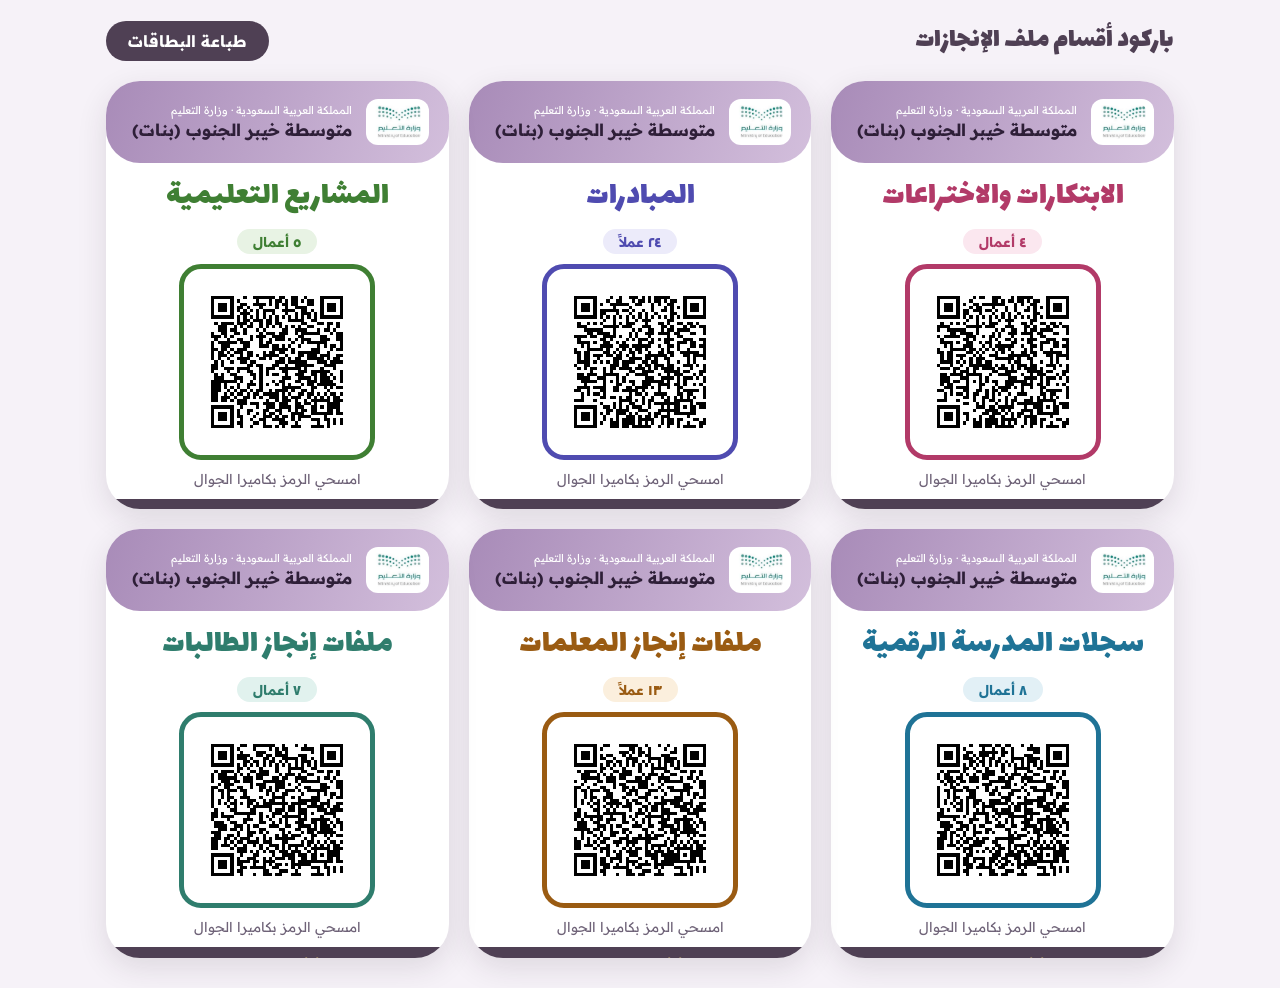
<file: injazat/qr.html>
<!doctype html>
<html lang="ar" dir="rtl"><head><meta charset="utf-8"><meta name="viewport" content="width=device-width, initial-scale=1">
<title>باركود أقسام ملف الإنجازات</title>
<link rel="preconnect" href="https://fonts.googleapis.com"><link rel="preconnect" href="https://fonts.gstatic.com" crossorigin>
<link rel="stylesheet" href="https://fonts.googleapis.com/css2?family=Lalezar&family=Readex+Pro:wght@400;600;700&display=swap">
<style>
*{box-sizing:border-box}
body{margin:0;background:#F6F2F8;color:#2E2335;font-family:"Readex Pro",Tahoma,sans-serif}
.bar{display:flex;flex-wrap:wrap;gap:10px;align-items:center;justify-content:space-between;max-width:1100px;margin:0 auto;padding:18px 16px}
.bar h1{font-family:"Lalezar","Readex Pro",sans-serif;font-weight:400;font-size:1.8rem;margin:0;color:#4F4054}
.bar button{font:inherit;font-weight:700;border:0;border-radius:999px;background:#4F4054;color:#fff;padding:10px 22px;cursor:pointer}
.grid{display:grid;grid-template-columns:repeat(auto-fill,minmax(300px,1fr));gap:20px;max-width:1100px;margin:0 auto;padding:0 16px 30px}
.card{background:#fff;border-radius:34px;overflow:hidden;display:flex;flex-direction:column;box-shadow:0 10px 30px rgba(46,35,53,.12);aspect-ratio:4/5}
.card header{background:linear-gradient(110deg,#A88BB8,#D3BFDC);padding:18px 20px;display:flex;align-items:center;gap:14px;border-radius:0 0 34px 34px}
.moe{height:46px;background:#fff;border-radius:12px;padding:6px 8px}
.card header div{font-weight:700;color:#2E1F38;font-size:1.05rem;line-height:1.4}
.card header small{display:block;color:#fff;font-weight:400;font-size:.68rem}
.mid{flex:1;display:flex;flex-direction:column;align-items:center;justify-content:center;gap:10px;padding:12px 18px}
.chip{background:var(--s);color:var(--c);font-weight:700;font-size:.85rem;border-radius:999px;padding:4px 16px}
h2{font-family:"Lalezar","Readex Pro",sans-serif;font-weight:400;font-size:2.1rem;line-height:1.3;color:var(--c);margin:0;text-align:center}
.qr{border:5px solid var(--c);border-radius:22px;padding:8px;background:#fff}
.qr img{display:block;width:170px;height:170px;image-rendering:pixelated}
.mid p{margin:0;color:#6F6378;font-size:.85rem}
.card footer{background:#4F4054;color:#fff;text-align:center;font-size:.85rem;padding:10px}
.card footer b{color:#E7D37C}
@media print{
  @page{size:A5 portrait;margin:0}
  body{background:#fff}.bar{display:none}
  .grid{display:block;padding:0}
  .card{width:148mm;height:210mm;aspect-ratio:auto;border-radius:0;box-shadow:none;break-after:page;-webkit-print-color-adjust:exact;print-color-adjust:exact}
  .card header{padding:10mm 9mm}.moe{height:20mm}.card header div{font-size:7mm}.card header small{font-size:4mm}
  .chip{font-size:5mm;padding:1.5mm 6mm}h2{font-size:15mm}.qr{border-width:2.2mm;border-radius:8mm;padding:3mm}.qr img{width:78mm;height:78mm}.mid p{font-size:5mm}.card footer{font-size:5mm;padding:5mm}
}
</style></head><body>
<div class="bar"><h1>باركود أقسام ملف الإنجازات</h1><button type="button" onclick="window.print()">طباعة البطاقات</button></div>
<main class="grid">
<section class="card" style="--c:#B23A68;--s:#FBE7EF">
  <header><img class="moe" src="img/moe.png" alt="شعار وزارة التعليم"><div><small>المملكة العربية السعودية · وزارة التعليم</small>متوسطة خيبر الجنوب (بنات)</div></header>
  <div class="mid"><h2>الابتكارات والاختراعات</h2><span class="chip">٤ أعمال</span><div class="qr"><img src="qr/inno.png" alt="باركود قسم الابتكارات والاختراعات"></div><p>امسحي الرمز بكاميرا الجوال</p></div>
  <footer>تصميم: <b>أ. أمل الشهري</b> · ١٤٤٨هـ</footer>
</section>
<section class="card" style="--c:#4F4BB0;--s:#ECEBFA">
  <header><img class="moe" src="img/moe.png" alt="شعار وزارة التعليم"><div><small>المملكة العربية السعودية · وزارة التعليم</small>متوسطة خيبر الجنوب (بنات)</div></header>
  <div class="mid"><h2>المبادرات</h2><span class="chip">٢٤ عملاً</span><div class="qr"><img src="qr/init.png" alt="باركود قسم المبادرات"></div><p>امسحي الرمز بكاميرا الجوال</p></div>
  <footer>تصميم: <b>أ. أمل الشهري</b> · ١٤٤٨هـ</footer>
</section>
<section class="card" style="--c:#3F7F33;--s:#E8F3E4">
  <header><img class="moe" src="img/moe.png" alt="شعار وزارة التعليم"><div><small>المملكة العربية السعودية · وزارة التعليم</small>متوسطة خيبر الجنوب (بنات)</div></header>
  <div class="mid"><h2>المشاريع التعليمية</h2><span class="chip">٥ أعمال</span><div class="qr"><img src="qr/proj.png" alt="باركود قسم المشاريع التعليمية"></div><p>امسحي الرمز بكاميرا الجوال</p></div>
  <footer>تصميم: <b>أ. أمل الشهري</b> · ١٤٤٨هـ</footer>
</section>
<section class="card" style="--c:#1F7396;--s:#E2F0F6">
  <header><img class="moe" src="img/moe.png" alt="شعار وزارة التعليم"><div><small>المملكة العربية السعودية · وزارة التعليم</small>متوسطة خيبر الجنوب (بنات)</div></header>
  <div class="mid"><h2>سجلات المدرسة الرقمية</h2><span class="chip">٨ أعمال</span><div class="qr"><img src="qr/rec.png" alt="باركود قسم سجلات المدرسة الرقمية"></div><p>امسحي الرمز بكاميرا الجوال</p></div>
  <footer>تصميم: <b>أ. أمل الشهري</b> · ١٤٤٨هـ</footer>
</section>
<section class="card" style="--c:#9A5B12;--s:#FBEFDD">
  <header><img class="moe" src="img/moe.png" alt="شعار وزارة التعليم"><div><small>المملكة العربية السعودية · وزارة التعليم</small>متوسطة خيبر الجنوب (بنات)</div></header>
  <div class="mid"><h2>ملفات إنجاز المعلمات</h2><span class="chip">١٣ عملاً</span><div class="qr"><img src="qr/tch.png" alt="باركود قسم ملفات إنجاز المعلمات"></div><p>امسحي الرمز بكاميرا الجوال</p></div>
  <footer>تصميم: <b>أ. أمل الشهري</b> · ١٤٤٨هـ</footer>
</section>
<section class="card" style="--c:#2F7D6D;--s:#E1F2EE">
  <header><img class="moe" src="img/moe.png" alt="شعار وزارة التعليم"><div><small>المملكة العربية السعودية · وزارة التعليم</small>متوسطة خيبر الجنوب (بنات)</div></header>
  <div class="mid"><h2>ملفات إنجاز الطالبات</h2><span class="chip">٧ أعمال</span><div class="qr"><img src="qr/stu.png" alt="باركود قسم ملفات إنجاز الطالبات"></div><p>امسحي الرمز بكاميرا الجوال</p></div>
  <footer>تصميم: <b>أ. أمل الشهري</b> · ١٤٤٨هـ</footer>
</section>
</main></body></html>
</file>
